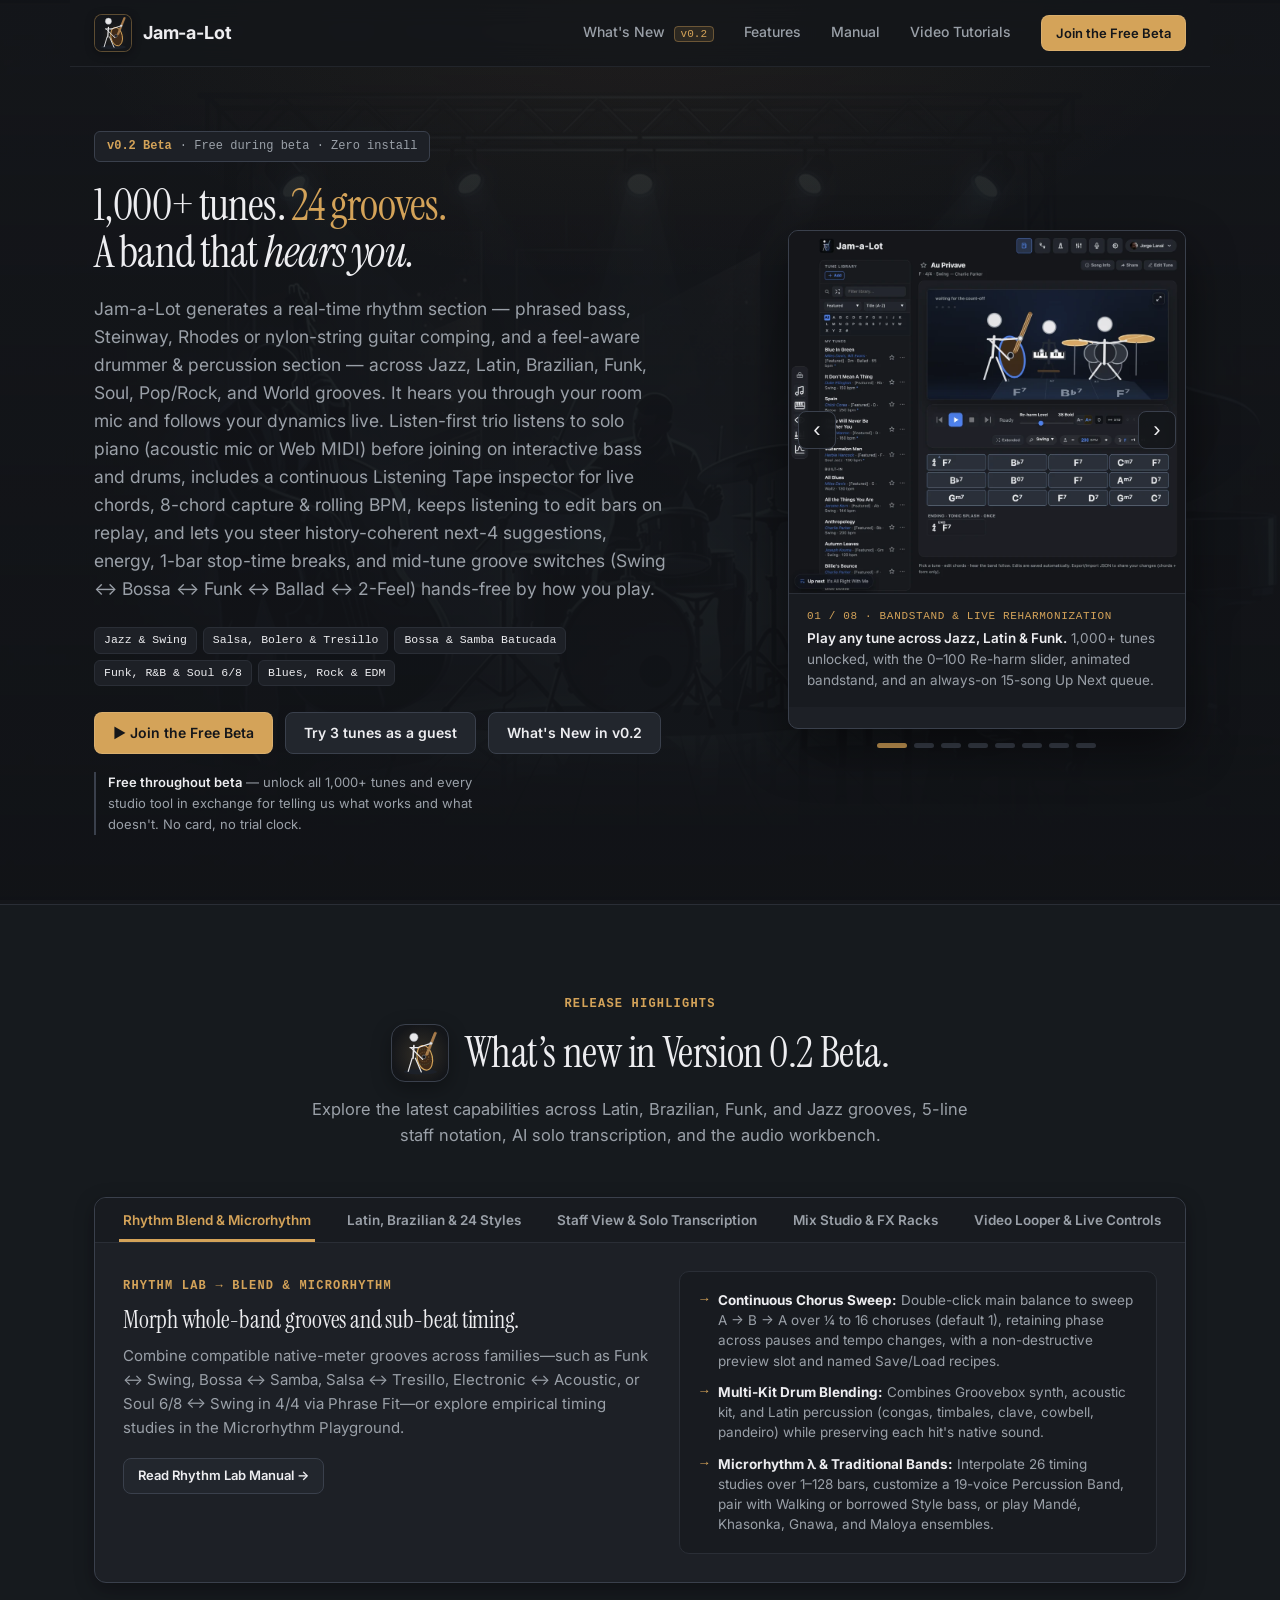
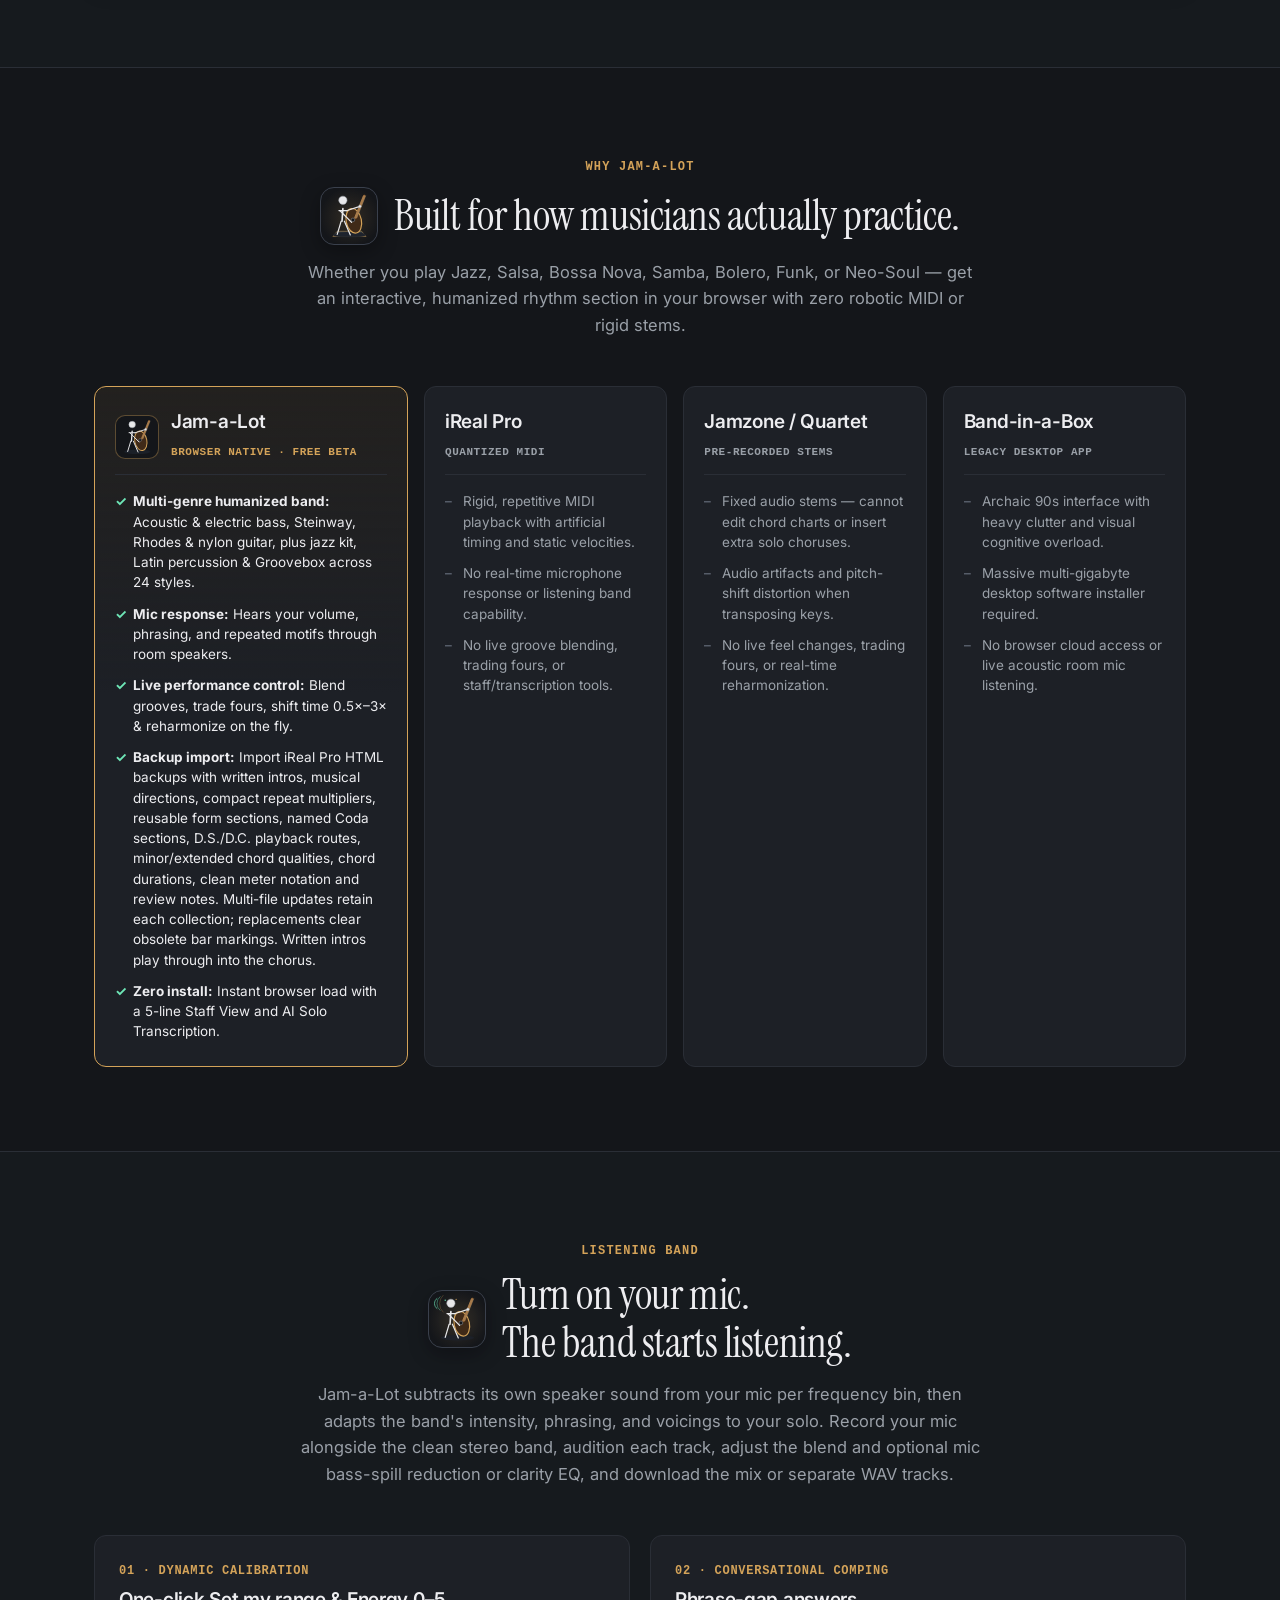
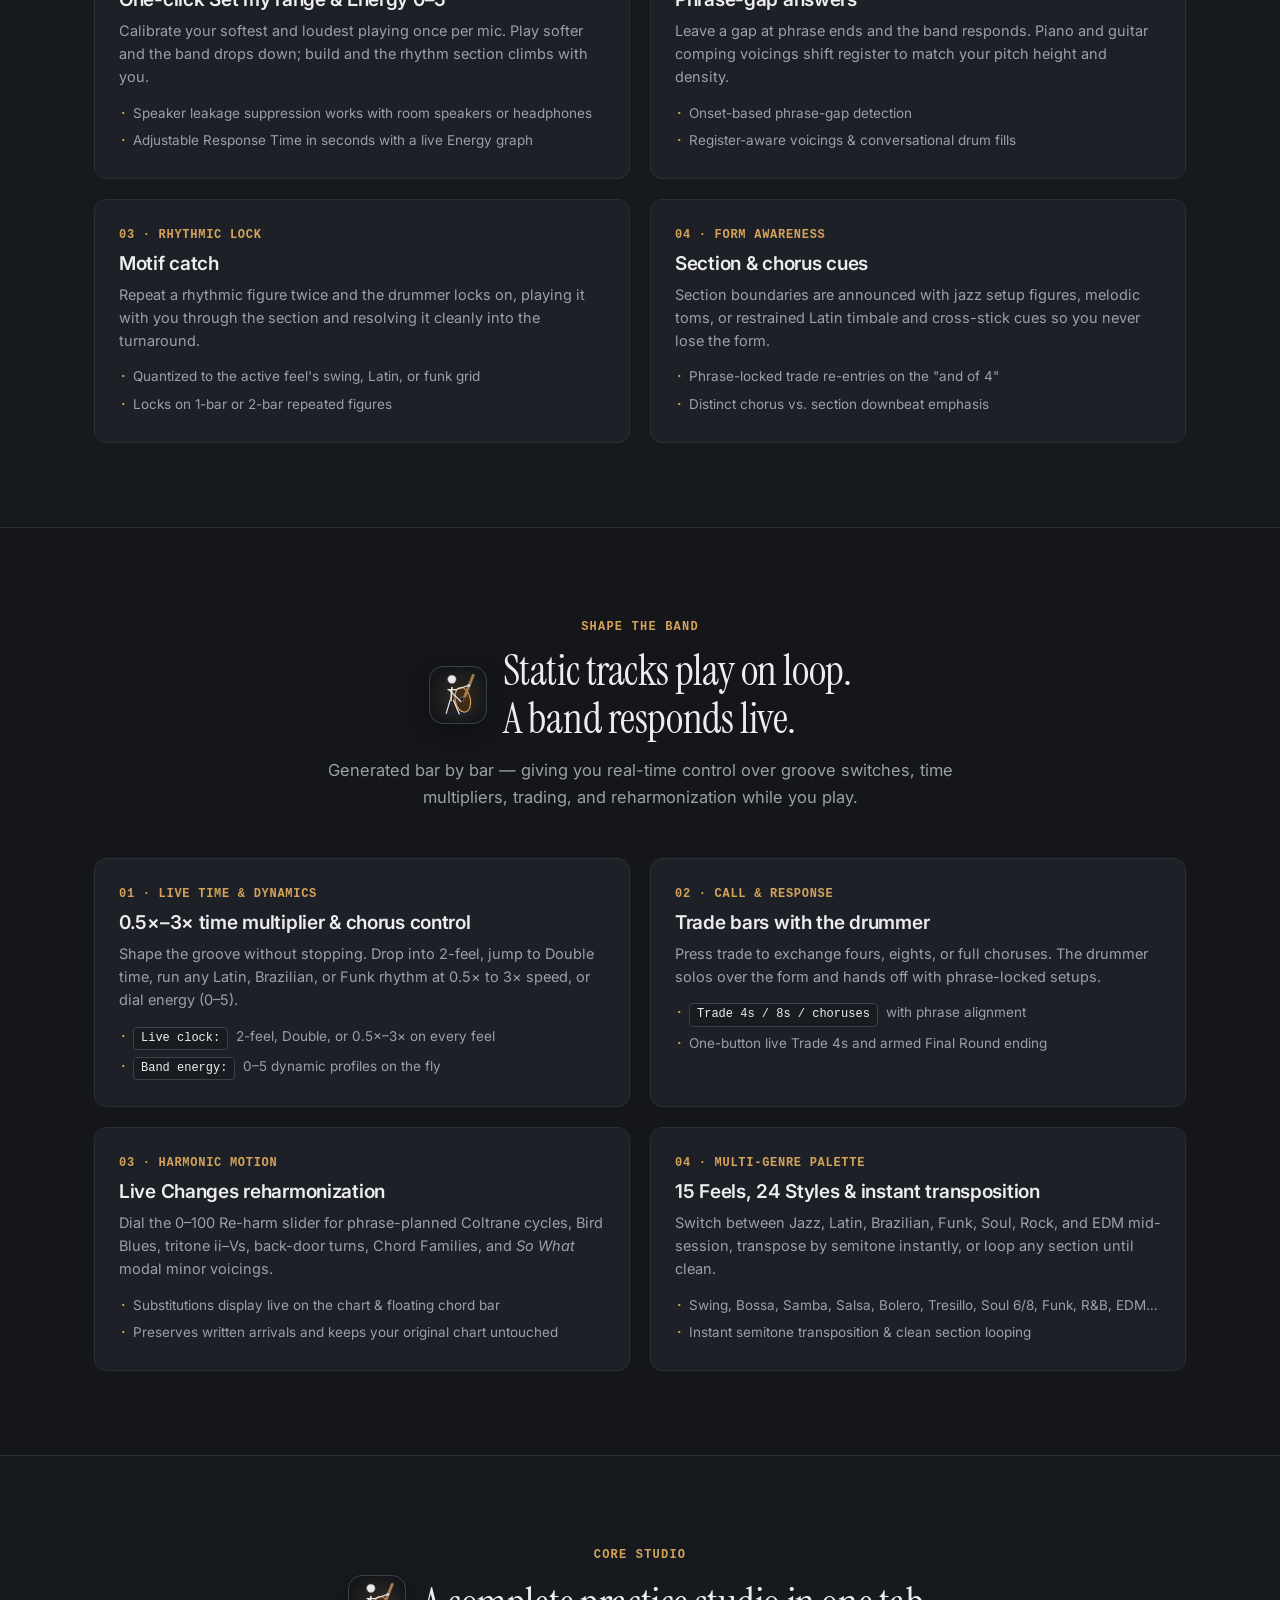
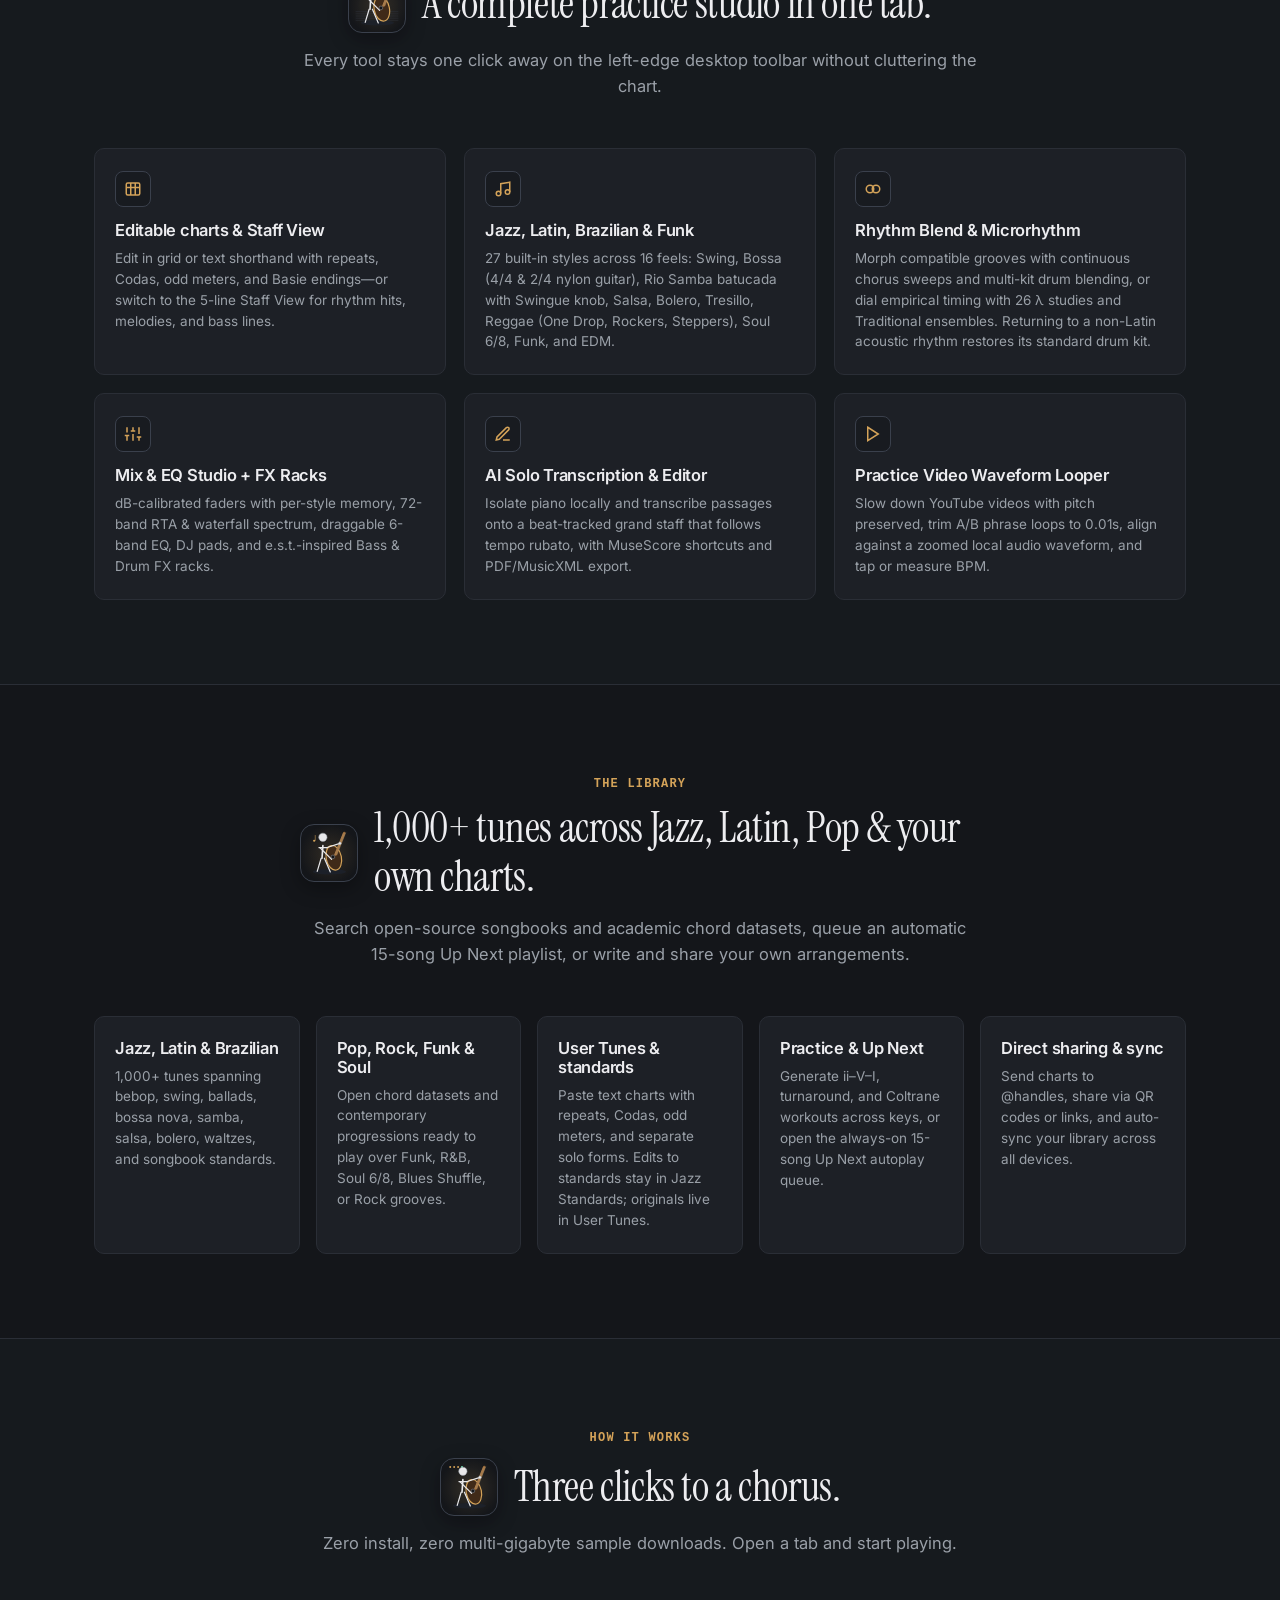
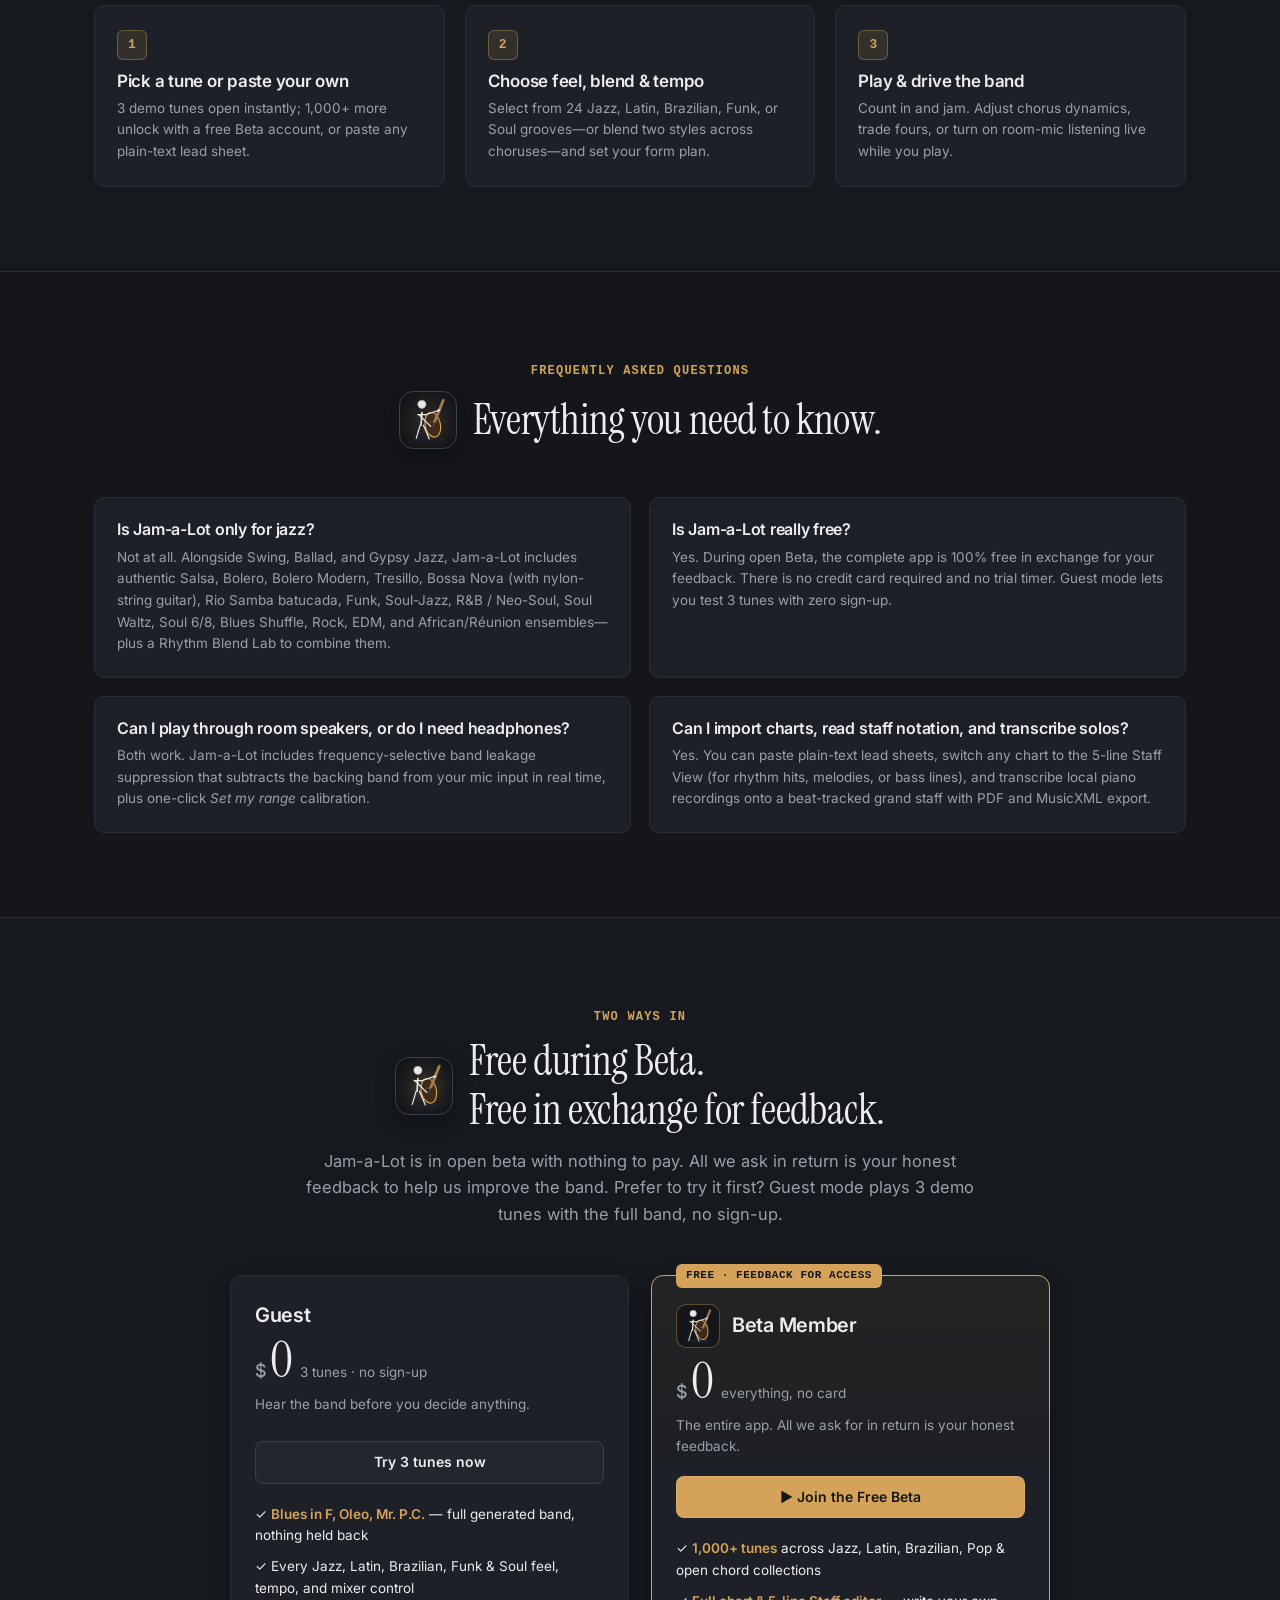
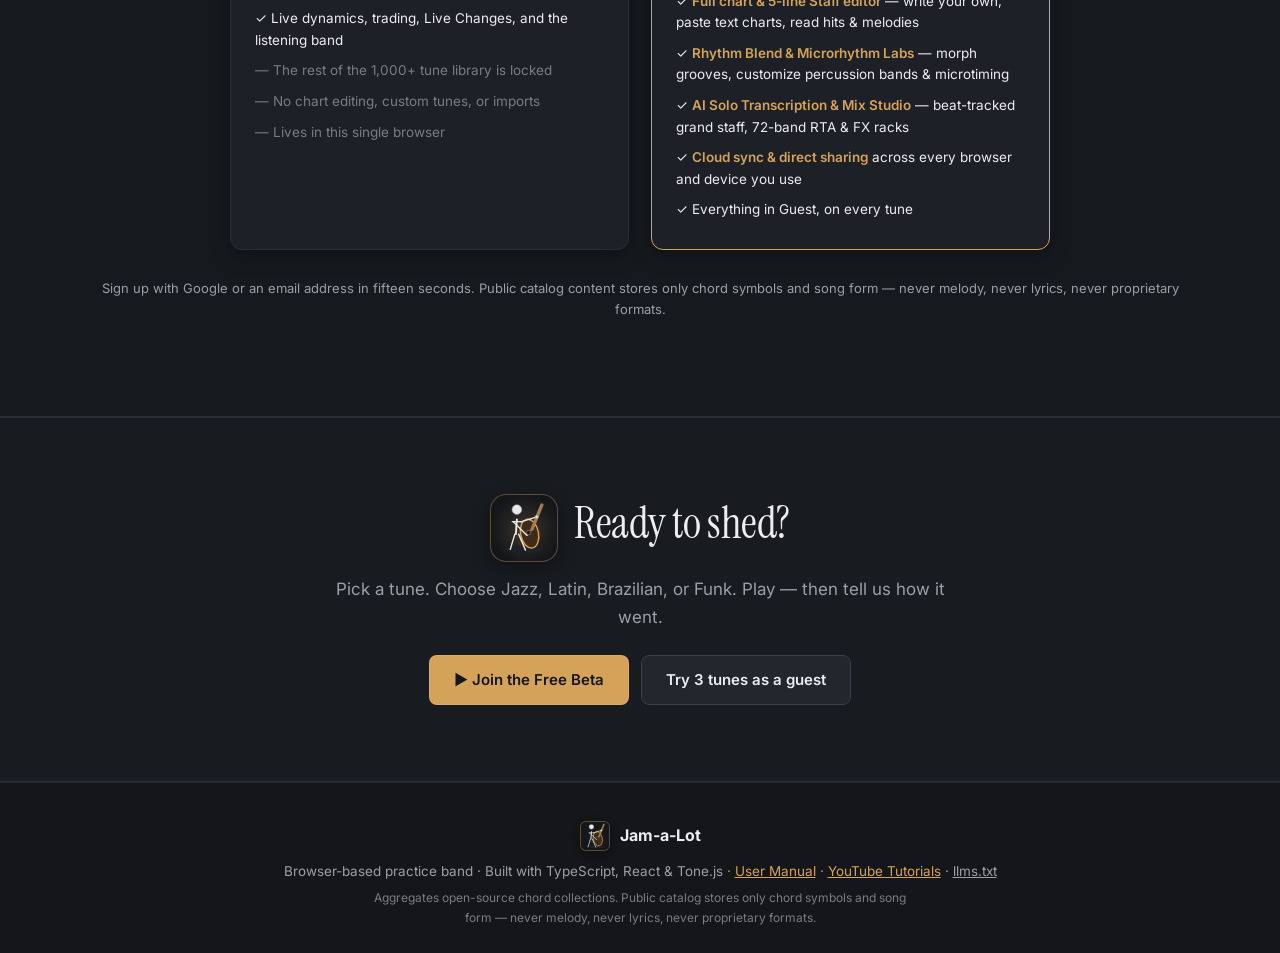
<file: index.html>
<!doctype html>
<html lang="en" data-theme="dark">
<head>
  <meta charset="utf-8" />
  <meta name="viewport" content="width=device-width, initial-scale=1" />
  <title>Jam-a-Lot — Your live practice band for Jazz, Latin, Brazilian, Funk &amp; Soul</title>
  <meta name="description" content="A real-time rhythm section over 1,000+ tunes across Jazz, Latin, Salsa, Bolero, Bossa Nova, Samba batucada, Funk, R&amp;B, and Soul. It listens through your mic and follows. Free Beta or try 3 tunes as a guest." />
  <meta property="og:title" content="Jam-a-Lot — Your live practice band for Jazz, Latin, Brazilian &amp; Funk" />
  <meta property="og:description" content="1,000+ tunes, 24 rhythm styles across Jazz, Latin, Brazilian, Funk &amp; Soul, and a band that listens through your mic. Free Beta — or try 3 tunes as a guest." />
  <meta property="og:type" content="website" />
  <meta property="og:image" content="assets/strawman-bass.svg" />
  <link rel="icon" href="assets/strawman-bass.svg" type="image/svg+xml" />
  <link rel="alternate icon" href="assets/favicon.png" type="image/png" />
  <link rel="apple-touch-icon" href="assets/icon.png" />
  <link rel="preconnect" href="https://fonts.googleapis.com" />
  <link rel="preconnect" href="https://fonts.gstatic.com" crossorigin />
  <link href="https://fonts.googleapis.com/css2?family=Inter:wght@400;500;600;700&family=Instrument+Serif:ital@0;1&display=swap" rel="stylesheet" />
  <link rel="stylesheet" href="styles.css" />
</head>
<body>
  <div class="ambient-glow" aria-hidden="true"></div>

  <!-- Reusable Vector Strawman Stick-Figure Bassist Definitions (recreated from BandstandPopup.tsx drawBassist) -->
  <svg width="0" height="0" style="position:absolute;overflow:hidden" aria-hidden="true">
    <defs>
      <radialGradient id="sbStageGlow" cx="52%" cy="54%" r="50%">
        <stop offset="0%" stop-color="#d4a359" stop-opacity="0.22" />
        <stop offset="100%" stop-color="#14161a" stop-opacity="0" />
      </radialGradient>

      <!-- Standard Strawman Bassist (Brand & Stage Core) -->
      <g id="strawman-bassist-core">
        <ellipse cx="112" cy="196" rx="76" ry="13" fill="#1d222b" opacity="0.88" />
        <!-- Upright Bass Body (-11.5 deg tilt) -->
        <g transform="translate(132 132) rotate(-11.5)">
          <ellipse cx="0" cy="0" rx="35" ry="57" fill="#402a18" stroke="#d4a359" stroke-width="5.5" />
        </g>
        <!-- Bass Neck & 3 Strings -->
        <line x1="140" y1="118" x2="180" y2="18" stroke="#8b5a2b" stroke-width="11.5" stroke-linecap="round" />
        <line x1="136" y1="118" x2="176" y2="18" stroke="#f5d7a6" stroke-width="1.4" stroke-linecap="round" />
        <line x1="141" y1="118" x2="181" y2="18" stroke="#f5d7a6" stroke-width="1.4" stroke-linecap="round" />
        <line x1="146" y1="118" x2="186" y2="18" stroke="#f5d7a6" stroke-width="1.4" stroke-linecap="round" />
        <!-- Soundhole -->
        <circle cx="128" cy="128" r="8.5" fill="#14161a" stroke="#9aa0a8" stroke-width="2.2" />
        <!-- Stick Figure Head, Torso, Shoulders, Legs, Fretting & Plucking Arms -->
        <circle cx="82" cy="38" r="19" fill="#e8e8ea" stroke="#9aa0a8" stroke-width="2.4" />
        <line x1="82" y1="76" x2="78" y2="134" stroke="#e8e8ea" stroke-width="7.5" stroke-linecap="round" />
        <line x1="64" y1="85" x2="100" y2="85" stroke="#e8e8ea" stroke-width="5.5" stroke-linecap="round" />
        <line x1="74" y1="134" x2="56" y2="194" stroke="#e8e8ea" stroke-width="5.5" stroke-linecap="round" />
        <line x1="89" y1="134" x2="116" y2="197" stroke="#e8e8ea" stroke-width="5.5" stroke-linecap="round" />
        <line x1="98" y1="86" x2="160" y2="66" stroke="#e8e8ea" stroke-width="5.5" stroke-linecap="round" />
        <circle cx="160" cy="66" r="6.2" fill="#e8e8ea" stroke="#9aa0a8" stroke-width="2" />
        <line x1="69" y1="86" x2="122" y2="139" stroke="#e8e8ea" stroke-width="5.5" stroke-linecap="round" />
      </g>
    </defs>
  </svg>

  <!-- ───────────────────────── Focused Sticky Header (4 Links + CTA) ───────────────────────── -->
  <header class="site-header" id="top">
    <a class="brand" href="#top">
      <svg class="brand-mark-svg" viewBox="0 0 220 220" role="img" aria-label="Jam-a-Lot strawman bassist logo">
        <rect width="220" height="220" rx="36" fill="#14161a" />
        <circle cx="114" cy="118" r="96" fill="url(#sbStageGlow)" />
        <use href="#strawman-bassist-core" />
      </svg>
      <span class="brand-name">Jam-a-Lot</span>
    </a>
    <nav class="site-nav" aria-label="Primary">
      <a href="#whats-new">What's New <span class="nav-new-badge">v0.2</span></a>
      <a href="#features">Features</a>
      <a href="manual.html">Manual</a>
      <a href="https://www.youtube.com/channel/UCF0CeuwZWx5VH7cScojvmkQ" target="_blank" rel="noopener">Video Tutorials</a>
    </nav>
    <a class="btn btn-accent btn-sm launch-cta" href="https://app.jam-a-lot.org/" target="_blank" rel="noopener">
      Join the Free Beta
    </a>
  </header>

  <main>
    <!-- ───────────────────────── Hero + 8 Logged-In Feature Screenshots ───────────────────────── -->
    <div class="hero-wrap">
      <section class="hero">
        <div class="hero-copy">
          <div class="hero-tag">
            <strong>v0.2 Beta</strong> · Free during beta · Zero install
          </div>
          <h1 class="hero-title font-serif">
            1,000+ tunes. <span class="highlight">24 grooves.</span><br />
            A band that <em>hears you.</em>
          </h1>
          <p class="lede">
            Jam-a-Lot generates a real-time rhythm section — phrased bass, Steinway, Rhodes or
            nylon-string guitar comping, and a feel-aware drummer &amp; percussion section — across
            Jazz, Latin, Brazilian, Funk, Soul, Pop/Rock, and World grooves. It hears you through
            your room mic and follows your dynamics live. Listen-first trio listens to solo piano (acoustic mic or Web MIDI) before joining on interactive bass and drums, includes a continuous Listening Tape inspector for live chords, 8-chord capture &amp; rolling BPM, keeps listening to edit bars on replay, and lets you steer history-coherent next-4 suggestions, energy, 1-bar stop-time breaks, and mid-tune groove switches (Swing ↔ Bossa ↔ Funk ↔ Ballad ↔ 2-Feel) hands-free by how you play.
          </p>
          <div class="genre-strip" aria-label="Supported musical families">
            <span class="genre-chip">Jazz &amp; Swing</span>
            <span class="genre-chip">Salsa, Bolero &amp; Tresillo</span>
            <span class="genre-chip">Bossa &amp; Samba Batucada</span>
            <span class="genre-chip">Funk, R&amp;B &amp; Soul 6/8</span>
            <span class="genre-chip">Blues, Rock &amp; EDM</span>
          </div>
          <div class="hero-ctas">
            <a class="btn btn-accent" href="https://app.jam-a-lot.org/" target="_blank" rel="noopener">▶ Join the Free Beta</a>
            <a class="btn btn-ghost" href="https://app.jam-a-lot.org/" target="_blank" rel="noopener">Try 3 tunes as a guest</a>
            <a class="btn btn-ghost" href="#whats-new">What's New in v0.2</a>
          </div>
          <p class="micro-note">
            <strong class="micro-strong">Free throughout beta</strong> — unlock all 1,000+ tunes and every studio tool in exchange for telling us what works and what doesn't. No card, no trial clock.
          </p>
        </div>

        <!-- 8 Logged-In Screenshots of the App -->
        <div class="shots reveal" id="shots" aria-roledescription="carousel" aria-label="Screenshots of Jam-a-Lot">
          <div class="shots-frame">
            <div class="shots-track" id="shots-track">
              <figure class="shot" role="group" aria-roledescription="slide" aria-label="1 of 8">
                <img src="assets/shots/01-play.webp" width="1024" height="939"
                     alt="Logged-in Jam-a-Lot playing Au Privave: unlocked Tune Library on the left, animated bandstand, Re-harm Level 38 Bold, chord chart, and Up Next queue." />
                <figcaption>
                  <span class="shot-counter">01 / 08 · Bandstand &amp; Live Reharmonization</span>
                  <strong>Play any tune across Jazz, Latin &amp; Funk.</strong> 1,000+ tunes unlocked, with the 0–100 Re-harm slider, animated bandstand, and an always-on 15-song Up Next queue.
                </figcaption>
              </figure>

              <figure class="shot" role="group" aria-roledescription="slide" aria-label="2 of 8">
                <img src="assets/shots/02-rhythm-blend.webp" width="1024" height="939" loading="lazy"
                     alt="Rhythm Style Lab on the Blend tab: Play blend button, Main balance slider, Continuous sweep, Drum Kit &amp; Instrument Blend card, and per-part overrides." />
                <figcaption>
                  <span class="shot-counter">02 / 08 · Rhythm Blend Lab</span>
                  <strong>Morph two grooves across choruses.</strong> Blend Funk ↔ Swing, Bossa ↔ Samba, Salsa ↔ Tresillo, or Soul 6/8 ↔ 4/4 with continuous sweeps and mixed acoustic, Latin, and Groovebox kits.
                </figcaption>
              </figure>

              <figure class="shot" role="group" aria-roledescription="slide" aria-label="3 of 8">
                <img src="assets/shots/03-microrhythm.webp" width="1024" height="939" loading="lazy"
                     alt="Microrhythm Lab with Samba ensemble: 8-player Percussion Band voice selectors, sub-beat timing diagram, and vertical lambda slider." />
                <figcaption>
                  <span class="shot-counter">03 / 08 · Microrhythm &amp; Percussion Band</span>
                  <strong>Dial empirical sub-beat feel.</strong> Customize a 19-voice Percussion Band (pandeiro, tamborim, cuíca, congas, bells), warp 26 timing studies with the λ slider, or play African and Réunion ensembles.
                </figcaption>
              </figure>

              <figure class="shot" role="group" aria-roledescription="slide" aria-label="4 of 8">
                <img src="assets/shots/04-staff-view.webp" width="1024" height="939" loading="lazy"
                     alt="5-Line Staff Chart View on Au Privave with Samba Swingue slider and Staff shows source bar (Melody, Solo transcription, Band: bass, Band: piano, Hits only)." />
                <figcaption>
                  <span class="shot-counter">04 / 08 · 5-Line Staff Chart View</span>
                  <strong>Read hits, melodies, or bass lines on the chart.</strong> Switch any chart to a 5-line staff showing big-band rhythm slashes, Brazilian/Latin breaks, private tune melodies, or live bass and piano parts.
                </figcaption>
              </figure>

              <figure class="shot" role="group" aria-roledescription="slide" aria-label="5 of 8">
                <img src="assets/shots/05-solo-transcription.webp" width="1024" height="939" loading="lazy"
                     alt="Unified Staff Editor window showing Transcription, Melody, and Bass patterns tabs, engraved score for Au Privave, Requantize, and playback speed controls." />
                <figcaption>
                  <span class="shot-counter">05 / 08 · Staff Editor &amp; AI Solo Transcription</span>
                  <strong>One staff editor for solos, melodies &amp; bass patterns.</strong> Transcribe local piano recordings onto a beat-tracked score that follows rubato, edit with MuseScore shortcuts, and export PDF or MusicXML.
                </figcaption>
              </figure>

              <figure class="shot" role="group" aria-roledescription="slide" aria-label="6 of 8">
                <img src="assets/shots/06-mix-eq-studio.webp" width="1024" height="939" loading="lazy"
                     alt="Mix &amp; EQ Studio showing the 72-band RTA Spectrum + Parametric EQ curve, floating Chord Changes bar, and Bass/Drums Instrument FX racks." />
                <figcaption>
                  <span class="shot-counter">06 / 08 · Mix &amp; EQ Studio + Instrument FX</span>
                  <strong>Shape your sound like a record.</strong> Drag 6-band EQ dots over a 72-band RTA spectrum and dial e.s.t.-inspired Bass &amp; Drum FX racks (<em>Nordic Bass</em>, <em>Drum Echo</em>, <em>Floating Space</em>).
                </figcaption>
              </figure>

              <figure class="shot" role="group" aria-roledescription="slide" aria-label="7 of 8">
                <img src="assets/shots/07-listening-band.webp" width="1024" height="939" loading="lazy"
                     alt="The Listening Band panel showing Input, Intensity, Density, and Register meters, 30-second Energy graph, Set my range, Speaker calibration, and 5s Response Time." />
                <figcaption>
                  <span class="shot-counter">07 / 08 · The Listening Band</span>
                  <strong>The band listens through speakers or headphones.</strong> One-click <em>Set my range</em> calibrates your mic, tracks your energy from 0 to 5 on a live graph, answers phrase gaps, and catches repeated motifs.
                </figcaption>
              </figure>

              <figure class="shot" role="group" aria-roledescription="slide" aria-label="8 of 8">
                <img src="assets/shots/08-plan-mixer.webp" width="1024" height="939" loading="lazy"
                     alt="Performance Plan panel open beside the bandstand and Repeats chart: Use plan toggle, Ramp solo intensity from 2 to 5, Intro, Head, Solo round, Trading 4s, Last head, and Tonic Splash ending." />
                <figcaption>
                  <span class="shot-counter">08 / 08 · Performance Plan &amp; Form</span>
                  <strong>Plan the whole performance.</strong> Set intros, solo energy ramps, trading fours, out heads, and Basie or Tonic Splash endings—or reroll the session in one click.
                </figcaption>
              </figure>
            </div>
          </div>

          <button class="shots-nav prev" id="shots-prev" type="button" aria-label="Previous screenshot">‹</button>
          <button class="shots-nav next" id="shots-next" type="button" aria-label="Next screenshot">›</button>
          <div class="shots-dots" id="shots-dots" role="tablist" aria-label="Choose a screenshot"></div>
        </div>
      </section>
    </div>

    <!-- ───────────────────────── What's New in Version 0.2 Beta (Tabbed Section) ───────────────────────── -->
    <section id="whats-new" class="section section-alt">
      <div>
        <header class="section-head">
          <span class="eyebrow">Release Highlights</span>
          <div class="title-with-strawman">
            <div class="strawman-badge strawman-anim" aria-hidden="true">
              <svg viewBox="0 0 220 220" fill="none">
                <use href="#strawman-bassist-core" />
                <!-- Soundhole acoustic resonance rings -->
                <circle cx="128" cy="128" r="22" stroke="#d4a359" stroke-width="2" stroke-dasharray="5 5" opacity="0.75" />
                <circle cx="128" cy="128" r="36" stroke="#6ee7b7" stroke-width="1.8" stroke-dasharray="4 6" opacity="0.55" />
              </svg>
            </div>
            <h2 class="font-serif">What’s new in Version 0.2 Beta.</h2>
          </div>
          <p>
            Explore the latest capabilities across Latin, Brazilian, Funk, and Jazz grooves, 5-line staff notation, AI solo transcription, and the audio workbench.
          </p>
        </header>

        <div class="whatsnew-shell reveal">
          <div class="whatsnew-tablist" role="tablist" aria-label="What's new in v0.2 Beta categories">
            <button type="button" class="whatsnew-tab" role="tab" id="wn-tab-blend" aria-selected="true" data-wn-tab="blend">
              Rhythm Blend &amp; Microrhythm
            </button>
            <button type="button" class="whatsnew-tab" role="tab" id="wn-tab-grooves" aria-selected="false" data-wn-tab="grooves">
              Latin, Brazilian &amp; 24 Styles
            </button>
            <button type="button" class="whatsnew-tab" role="tab" id="wn-tab-staff" aria-selected="false" data-wn-tab="staff">
              Staff View &amp; Solo Transcription
            </button>
            <button type="button" class="whatsnew-tab" role="tab" id="wn-tab-mix" aria-selected="false" data-wn-tab="mix">
              Mix Studio &amp; FX Racks
            </button>
            <button type="button" class="whatsnew-tab" role="tab" id="wn-tab-live" aria-selected="false" data-wn-tab="live">
              Video Looper &amp; Live Controls
            </button>
          </div>

          <!-- Tab 1 -->
          <div role="tabpanel" id="wn-panel-blend" aria-labelledby="wn-tab-blend">
            <div class="whatsnew-panel-body">
              <div>
                <span class="eyebrow">Rhythm Lab → Blend &amp; Microrhythm</span>
                <h3 class="font-serif">Morph whole-band grooves and sub-beat timing.</h3>
                <p>
                  Combine compatible native-meter grooves across families—such as Funk ↔ Swing, Bossa ↔ Samba, Salsa ↔ Tresillo, Electronic ↔ Acoustic, or Soul 6/8 ↔ Swing in 4/4 via Phrase Fit—or explore empirical timing studies in the Microrhythm Playground.
                </p>
                <a class="btn btn-ghost btn-sm" href="manual.html">Read Rhythm Lab Manual →</a>
              </div>
              <ul class="whatsnew-spec-list">
                <li><strong>Continuous Chorus Sweep:</strong> Double-click main balance to sweep A → B → A over ¼ to 16 choruses (default 1), retaining phase across pauses and tempo changes, with a non-destructive preview slot and named Save/Load recipes.</li>
                <li><strong>Multi-Kit Drum Blending:</strong> Combines Groovebox synth, acoustic kit, and Latin percussion (congas, timbales, clave, cowbell, pandeiro) while preserving each hit's native sound.</li>
                <li><strong>Microrhythm λ &amp; Traditional Bands:</strong> Interpolate 26 timing studies over 1–128 bars, customize a 19-voice Percussion Band, pair with Walking or borrowed Style bass, or play Mandé, Khasonka, Gnawa, and Maloya ensembles.</li>
              </ul>
            </div>
          </div>

          <!-- Tab 2 -->
          <div role="tabpanel" id="wn-panel-grooves" aria-labelledby="wn-tab-grooves" hidden="until-found">
            <div class="whatsnew-panel-body">
              <div>
                <span class="eyebrow">15 Selectable Feels · 24 Built-in Styles</span>
                <h3 class="font-serif">Samba batucada, Salsa, Bolero, Soul 6/8 &amp; Nylon Guitar.</h3>
                <p>
                  Jam-a-Lot goes far beyond swing: play authentic Brazilian batucada, Afro-Cuban Salsa and Bolero, contemporary Soul Waltz and Soul 6/8 pockets, 16th-swung Funk/R&amp;B, and Bossa Nova with default nylon-string guitar comping.
                </p>
              </div>
              <ul class="whatsnew-spec-list">
                <li><strong>Automatic YouTube Music recordings:</strong> Find recording suggestions across your loaded collections while you practice, with no Google login or pasted links. Saved recordings take priority.</li>
                <li><strong>Rio Samba Batucada &amp; Swingue Knob:</strong> 40 CC0 recordings (pandeiro, tamborim teleco-teco, ganzá, caixa, agogô, cuíca, surdo) with a 0–200% Swingue knob and Brazilian breaks (<code>breque</code>, <code>convenção</code>, <code>chamada</code>, <code>virada</code>).</li>
                <li><strong>Salsa, Bolero &amp; Tresillo:</strong> Section-level Salsa bell drive, 8-bar developing Bolero piano statements, Bolero Modern (&amp; of 2 kick/snare/bass punch), 3+3+2 Tresillo, and restrained Latin fills.</li>
                <li><strong>Soul Waltz, Soul 6/8 &amp; Nylon Guitar:</strong> Modern funk/neo-soul pockets in 3/4 and 6/8 (plus Soul 6/8 Brushes with an 8-cell bass energy ladder), 2/4 Bossa fitting, and a sub-octaved <strong>Deep Kick</strong>.</li>
              </ul>
            </div>
          </div>

          <!-- Tab 3 -->
          <div role="tabpanel" id="wn-panel-staff" aria-labelledby="wn-tab-staff" hidden="until-found">
            <div class="whatsnew-panel-body">
              <div>
                <span class="eyebrow">5-Line Staff &amp; AI Transcription</span>
                <h3 class="font-serif">Read hits and melodies on the chart; transcribe rubato recordings.</h3>
                <p>
                  Switch any chart to the 5-line Staff View to read big-band slash notation, private tune melodies, saved solo studies, or live generated bass and piano parts—all backed by one unified Staff Editor.
                </p>
              </div>
              <ul class="whatsnew-spec-list">
                <li><strong>Unified Staff Editor:</strong> Author private tune melodies (on any tune), edit solo studies, or write 1–4 bar bass patterns in C that transpose across every chord root.</li>
                <li><strong>Beat-Tracked Piano Transcription:</strong> Local 6-source piano separation + Transkun/Basic Pitch (up to 3 min) tracks the band's beats so barlines follow tempo drift, with per-bar Half/Normal/Double length corrections.</li>
                <li><strong>MuseScore Shortcuts &amp; Export:</strong> Requantize (1/8, 1/16, Swing 8ths), split/join/tie, slowed-down selection loops, and letter-size PDF or MusicXML export.</li>
              </ul>
            </div>
          </div>

          <!-- Tab 4 -->
          <div role="tabpanel" id="wn-panel-mix" aria-labelledby="wn-tab-mix" hidden="until-found">
            <div class="whatsnew-panel-body">
              <div>
                <span class="eyebrow">Toolbox → Mix &amp; EQ Studio</span>
                <h3 class="font-serif">72-band RTA spectrum, 6-band EQ &amp; e.s.t.-inspired FX racks.</h3>
                <p>
                  Open the inline Mix &amp; EQ Studio below the chart to sculpt tone with a real-time RTA or waterfall spectrogram, per-rhythm-style fader memory, and dedicated insert racks for bass and drums.
                </p>
              </div>
              <ul class="whatsnew-spec-list">
                <li><strong>Draggable Parametric EQ &amp; Linear Slopes:</strong> 6-band master EQ with scroll bandwidth, level-matched Linear tilt shortcuts (default −5/3), bus compressor, Mono check, and DJ filter/stutter pads.</li>
                <li><strong>Bass &amp; Drum Instrument FX:</strong> Drive, low-pass, auto-wah, chorus, phaser, and delay with named presets (<em>Nordic Bass</em>, <em>Drum Echo</em>, <em>Floating Space</em>).</li>
                <li><strong>Mobile Wi-Fi Sample Guard:</strong> Phones preload a streamlined ~32 MB bundle with a 0 MB Data-Saver Synth option and on-demand Wi-Fi confirmation for extra banks.</li>
              </ul>
            </div>
          </div>

          <!-- Tab 5 -->
          <div role="tabpanel" id="wn-panel-live" aria-labelledby="wn-tab-live" hidden="until-found">
            <div class="whatsnew-panel-body">
              <div>
                <span class="eyebrow">Practice Video &amp; Live Bandstand</span>
                <h3 class="font-serif">Waveform A/B video loops, 0.5×–3× clock &amp; Live Changes.</h3>
                <p>
                  Follow tune progress and band energy at the top of the stage. Study reference videos with hundredth-second loop handles and local waveform alignment, or drive the band live with time multipliers, calibrated mic listening, and phrase-planned reharmonization.
                </p>
              </div>
              <ul class="whatsnew-spec-list">
                <li><strong>Practice Video Waveform Looper:</strong> Pitch-kept YouTube slowdown, flat A/B timeline trim handles with 0.01s/0.10s/1.00s nudges, 1×–32× local waveform alignment modal, and a tap/span BPM calculator.</li>
                <li><strong>Live Controls &amp; Re-harm Slider:</strong> 2-feel, Double, and a 0.5×–3× time multiplier on every rhythm (Plan off), one-click Trade 4s &amp; End, Basie Ending tag, and a 0–100 Re-harm slider with Chord Families &amp; <em>So What</em> modal minor grips.</li>
                <li><strong>Listening Band &amp; Up Next Queue:</strong> Open Listening from the header or vertical Toolbox to start the mic automatically. With a performance plan, solo until End, then play the remaining structure. One-click <em>Set my range</em> saved per mic, Response Time in seconds with a live Energy graph, collapsible long charts, and an always-on 15-song <strong>Up Next</strong> queue.</li>
              </ul>
            </div>
          </div>
        </div>
      </div>
    </section>

    <!-- ───────────────────────── Comparison Block ───────────────────────── -->
    <section id="compare" class="section">
      <header class="section-head">
        <span class="eyebrow">Why Jam-a-Lot</span>
        <div class="title-with-strawman">
          <div class="strawman-badge strawman-anim" aria-hidden="true">
            <svg viewBox="0 0 220 220" fill="none">
              <!-- Bandstand rolling chord tile under bassist -->
              <polygon points="36,204 188,204 168,180 56,180" fill="rgba(135, 206, 250, 0.16)" stroke="#d4a359" stroke-width="2" />
              <use href="#strawman-bassist-core" />
            </svg>
          </div>
          <h2 class="font-serif">Built for how musicians actually practice.</h2>
        </div>
        <p>
          Whether you play Jazz, Salsa, Bossa Nova, Samba, Bolero, Funk, or Neo-Soul — get an interactive, humanized rhythm section in your browser with zero robotic MIDI or rigid stems.
        </p>
      </header>

      <div class="compare-grid">
        <article class="compare-col compare-col-featured reveal">
          <header class="compare-head compare-head-row">
            <svg class="strawman-mini" viewBox="0 0 220 220" aria-hidden="true">
              <use href="#strawman-bassist-core" />
            </svg>
            <div>
              <h3>Jam-a-Lot</h3>
              <span class="compare-badge">Browser Native · Free Beta</span>
            </div>
          </header>
          <ul class="compare-list">
            <li><strong>Multi-genre humanized band:</strong> Acoustic &amp; electric bass, Steinway, Rhodes &amp; nylon guitar, plus jazz kit, Latin percussion &amp; Groovebox across 24 styles.</li>
            <li><strong>Mic response:</strong> Hears your volume, phrasing, and repeated motifs through room speakers.</li>
            <li><strong>Live performance control:</strong> Blend grooves, trade fours, shift time 0.5×–3× &amp; reharmonize on the fly.</li>
            <li><strong>Backup import:</strong> Import iReal Pro HTML backups with written intros, musical directions, compact repeat multipliers, reusable form sections, named Coda sections, D.S./D.C. playback routes, minor/extended chord qualities, chord durations, clean meter notation and review notes. Multi-file updates retain each collection; replacements clear obsolete bar markings. Written intros play through into the chorus.</li>
            <li><strong>Zero install:</strong> Instant browser load with a 5-line Staff View and AI Solo Transcription.</li>
          </ul>
        </article>

        <article class="compare-col reveal">
          <header class="compare-head">
            <h3>iReal Pro</h3>
            <span class="compare-badge">Quantized MIDI</span>
          </header>
          <ul class="compare-list">
            <li>Rigid, repetitive MIDI playback with artificial timing and static velocities.</li>
            <li>No real-time microphone response or listening band capability.</li>
            <li>No live groove blending, trading fours, or staff/transcription tools.</li>
          </ul>
        </article>

        <article class="compare-col reveal">
          <header class="compare-head">
            <h3>Jamzone / Quartet</h3>
            <span class="compare-badge">Pre-recorded Stems</span>
          </header>
          <ul class="compare-list">
            <li>Fixed audio stems — cannot edit chord charts or insert extra solo choruses.</li>
            <li>Audio artifacts and pitch-shift distortion when transposing keys.</li>
            <li>No live feel changes, trading fours, or real-time reharmonization.</li>
          </ul>
        </article>

        <article class="compare-col reveal">
          <header class="compare-head">
            <h3>Band-in-a-Box</h3>
            <span class="compare-badge">Legacy Desktop App</span>
          </header>
          <ul class="compare-list">
            <li>Archaic 90s interface with heavy clutter and visual cognitive overload.</li>
            <li>Massive multi-gigabyte desktop software installer required.</li>
            <li>No browser cloud access or live acoustic room mic listening.</li>
          </ul>
        </article>
      </div>
    </section>

    <!-- ───────────────────────── The Listening Band ───────────────────────── -->
    <section id="listens" class="section section-alt">
      <div>
        <header class="section-head">
          <span class="eyebrow">Listening band</span>
          <div class="title-with-strawman">
            <div class="strawman-badge strawman-anim" aria-hidden="true">
              <svg viewBox="0 0 220 220" fill="none">
                <!-- Incoming room-mic acoustic waves (sage emerald) -->
                <path d="M18 62 A 28 28 0 0 1 18 16" stroke="#6ee7b7" stroke-width="3" stroke-linecap="round" />
                <path d="M32 70 A 40 40 0 0 1 32 8" stroke="#6ee7b7" stroke-width="2.5" stroke-linecap="round" opacity="0.75" />
                <path d="M46 78 A 52 52 0 0 1 46 2" stroke="#d4a359" stroke-width="2" stroke-linecap="round" opacity="0.6" />
                <use href="#strawman-bassist-core" />
                <!-- Climax sweat drops (from drawSweat in BandstandPopup.tsx) -->
                <circle cx="56" cy="24" r="3" fill="#6ee7b7" />
                <circle cx="106" cy="20" r="2.8" fill="#d4a359" />
              </svg>
            </div>
            <h2 class="font-serif">Turn on your mic.<br />The band starts listening.</h2>
          </div>
          <p>
            Jam-a-Lot subtracts its own speaker sound from your mic per frequency bin, then adapts
            the band's intensity, phrasing, and voicings to your solo. Record your mic alongside the clean stereo band, audition each track, adjust the blend and optional mic bass-spill reduction or clarity EQ, and download the mix or separate WAV tracks.
          </p>
        </header>

        <div class="live-grid">
          <article class="live-card reveal">
            <div class="live-num">01 · Dynamic Calibration</div>
            <h3>One-click Set my range &amp; Energy 0–5</h3>
            <p>
              Calibrate your softest and loudest playing once per mic. Play softer and the band drops down; build and the rhythm section climbs with you.
            </p>
            <ul class="live-bullets">
              <li>Speaker leakage suppression works with room speakers or headphones</li>
              <li>Adjustable Response Time in seconds with a live Energy graph</li>
            </ul>
          </article>

          <article class="live-card reveal">
            <div class="live-num">02 · Conversational Comping</div>
            <h3>Phrase-gap answers</h3>
            <p>
              Leave a gap at phrase ends and the band responds. Piano and guitar comping voicings shift register to match your pitch height and density.
            </p>
            <ul class="live-bullets">
              <li>Onset-based phrase-gap detection</li>
              <li>Register-aware voicings &amp; conversational drum fills</li>
            </ul>
          </article>

          <article class="live-card reveal">
            <div class="live-num">03 · Rhythmic Lock</div>
            <h3>Motif catch</h3>
            <p>
              Repeat a rhythmic figure twice and the drummer locks on, playing it with you through the section and resolving it cleanly into the turnaround.
            </p>
            <ul class="live-bullets">
              <li>Quantized to the active feel's swing, Latin, or funk grid</li>
              <li>Locks on 1-bar or 2-bar repeated figures</li>
            </ul>
          </article>

          <article class="live-card reveal">
            <div class="live-num">04 · Form Awareness</div>
            <h3>Section &amp; chorus cues</h3>
            <p>
              Section boundaries are announced with jazz setup figures, melodic toms, or restrained Latin timbale and cross-stick cues so you never lose the form.
            </p>
            <ul class="live-bullets">
              <li>Phrase-locked trade re-entries on the "and of 4"</li>
              <li>Distinct chorus vs. section downbeat emphasis</li>
            </ul>
          </article>
        </div>
      </div>
    </section>

    <!-- ───────────────────────── Live Performance ───────────────────────── -->
    <section id="live" class="section">
      <header class="section-head">
        <span class="eyebrow">Shape the band</span>
        <div class="title-with-strawman">
          <div class="strawman-badge strawman-anim" aria-hidden="true">
            <svg viewBox="0 0 220 220" fill="none">
              <use href="#strawman-bassist-core" />
              <!-- Windmill right-hand trading arc (from BandstandPopup.tsx tradingPhase === 'drums') -->
              <circle cx="122" cy="112" r="32" stroke="#d4a359" stroke-width="2.2" stroke-dasharray="6 5" opacity="0.85" />
            </svg>
          </div>
          <h2 class="font-serif">Static tracks play on loop.<br />A band responds live.</h2>
        </div>
        <p>
          Generated bar by bar — giving you real-time control over groove switches, time multipliers, trading, and reharmonization while you play.
        </p>
      </header>

      <div class="live-grid">
        <article class="live-card reveal">
          <div class="live-num">01 · Live Time &amp; Dynamics</div>
          <h3>0.5×–3× time multiplier &amp; chorus control</h3>
          <p>
            Shape the groove without stopping. Drop into 2-feel, jump to Double time, run any Latin, Brazilian, or Funk rhythm at 0.5× to 3× speed, or dial energy (0–5).
          </p>
          <ul class="live-bullets">
            <li><span class="kbd">Live clock:</span> 2-feel, Double, or 0.5×–3× on every feel</li>
            <li><span class="kbd">Band energy:</span> 0–5 dynamic profiles on the fly</li>
          </ul>
        </article>

        <article class="live-card reveal">
          <div class="live-num">02 · Call &amp; Response</div>
          <h3>Trade bars with the drummer</h3>
          <p>
            Press trade to exchange fours, eights, or full choruses. The drummer solos over the form and hands off with phrase-locked setups.
          </p>
          <ul class="live-bullets">
            <li><span class="kbd">Trade 4s / 8s / choruses</span> with phrase alignment</li>
            <li>One-button live Trade 4s and armed Final Round ending</li>
          </ul>
        </article>

        <article class="live-card reveal">
          <div class="live-num">03 · Harmonic Motion</div>
          <h3>Live Changes reharmonization</h3>
          <p>
            Dial the 0–100 Re-harm slider for phrase-planned Coltrane cycles, Bird Blues, tritone ii–Vs, back-door turns, Chord Families, and <em>So What</em> modal minor voicings.
          </p>
          <ul class="live-bullets">
            <li>Substitutions display live on the chart &amp; floating chord bar</li>
            <li>Preserves written arrivals and keeps your original chart untouched</li>
          </ul>
        </article>

        <article class="live-card reveal">
          <div class="live-num">04 · Multi-Genre Palette</div>
          <h3>15 Feels, 24 Styles &amp; instant transposition</h3>
          <p>
            Switch between Jazz, Latin, Brazilian, Funk, Soul, Rock, and EDM mid-session, transpose by semitone instantly, or loop any section until clean.
          </p>
          <ul class="live-bullets">
            <li>Swing, Bossa, Samba, Salsa, Bolero, Tresillo, Soul 6/8, Funk, R&amp;B, EDM…</li>
            <li>Instant semitone transposition &amp; clean section looping</li>
          </ul>
        </article>
      </div>
    </section>

    <!-- ───────────────────────── Core Studio Features (Concise, Balanced Cards + SVG Icons) ───────────────────────── -->
    <section id="features" class="section section-alt">
      <div>
        <header class="section-head">
          <span class="eyebrow">Core Studio</span>
          <div class="title-with-strawman">
            <div class="strawman-badge strawman-anim" aria-hidden="true">
              <svg viewBox="0 0 220 220" fill="none">
                <!-- 5-line notation staff behind strawman bassist -->
                <line x1="12" y1="145" x2="208" y2="145" stroke="#3a404c" stroke-width="1.5" />
                <line x1="12" y1="155" x2="208" y2="155" stroke="#3a404c" stroke-width="1.5" />
                <line x1="12" y1="165" x2="208" y2="165" stroke="#3a404c" stroke-width="1.5" />
                <line x1="12" y1="175" x2="208" y2="175" stroke="#3a404c" stroke-width="1.5" />
                <line x1="12" y1="185" x2="208" y2="185" stroke="#3a404c" stroke-width="1.5" />
                <use href="#strawman-bassist-core" />
              </svg>
            </div>
            <h2 class="font-serif">A complete practice studio in one tab.</h2>
          </div>
          <p>Every tool stays one click away on the left-edge desktop toolbar without cluttering the chart.</p>
        </header>

        <div class="feature-grid">
          <article class="feature reveal">
            <div class="icon-box" aria-hidden="true">
              <svg width="18" height="18" viewBox="0 0 24 24" fill="none" stroke="currentColor" stroke-width="2"><rect x="3" y="4" width="18" height="16" rx="2"/><line x1="3" y1="10" x2="21" y2="10"/><line x1="9" y1="4" x2="9" y2="20"/><line x1="15" y1="4" x2="15" y2="20"/></svg>
            </div>
            <h3>Editable charts &amp; Staff View</h3>
            <p>Edit in grid or text shorthand with repeats, Codas, odd meters, and Basie endings—or switch to the 5-line Staff View for rhythm hits, melodies, and bass lines.</p>
          </article>

          <article class="feature reveal">
            <div class="icon-box" aria-hidden="true">
              <svg width="18" height="18" viewBox="0 0 24 24" fill="none" stroke="currentColor" stroke-width="2"><path d="M9 18V5l12-2v13"/><circle cx="6" cy="18" r="3"/><circle cx="18" cy="16" r="3"/></svg>
            </div>
            <h3>Jazz, Latin, Brazilian &amp; Funk</h3>
            <p>27 built-in styles across 16 feels: Swing, Bossa (4/4 &amp; 2/4 nylon guitar), Rio Samba batucada with Swingue knob, Salsa, Bolero, Tresillo, Reggae (One Drop, Rockers, Steppers), Soul 6/8, Funk, and EDM.</p>
          </article>

          <article class="feature reveal">
            <div class="icon-box" aria-hidden="true">
              <svg width="18" height="18" viewBox="0 0 24 24" fill="none" stroke="currentColor" stroke-width="2"><circle cx="8" cy="12" r="5"/><circle cx="16" cy="12" r="5"/></svg>
            </div>
            <h3>Rhythm Blend &amp; Microrhythm</h3>
            <p>Morph compatible grooves with continuous chorus sweeps and multi-kit drum blending, or dial empirical timing with 26 λ studies and Traditional ensembles. Returning to a non-Latin acoustic rhythm restores its standard drum kit.</p>
          </article>

          <article class="feature reveal">
            <div class="icon-box" aria-hidden="true">
              <svg width="18" height="18" viewBox="0 0 24 24" fill="none" stroke="currentColor" stroke-width="2"><line x1="4" y1="21" x2="4" y2="14"/><line x1="4" y1="10" x2="4" y2="3"/><line x1="12" y1="21" x2="12" y2="12"/><line x1="12" y1="8" x2="12" y2="3"/><line x1="20" y1="21" x2="20" y2="16"/><line x1="20" y1="12" x2="20" y2="3"/><line x1="1" y1="14" x2="7" y2="14"/><line x1="9" y1="8" x2="15" y2="8"/><line x1="17" y1="16" x2="23" y2="16"/></svg>
            </div>
            <h3>Mix &amp; EQ Studio + FX Racks</h3>
            <p>dB-calibrated faders with per-style memory, 72-band RTA &amp; waterfall spectrum, draggable 6-band EQ, DJ pads, and e.s.t.-inspired Bass &amp; Drum FX racks.</p>
          </article>

          <article class="feature reveal">
            <div class="icon-box" aria-hidden="true">
              <svg width="18" height="18" viewBox="0 0 24 24" fill="none" stroke="currentColor" stroke-width="2"><path d="M12 20h9"/><path d="M16.5 3.5a2.121 2.121 0 0 1 3 3L7 19l-4 1 1-4L16.5 3.5z"/></svg>
            </div>
            <h3>AI Solo Transcription &amp; Editor</h3>
            <p>Isolate piano locally and transcribe passages onto a beat-tracked grand staff that follows tempo rubato, with MuseScore shortcuts and PDF/MusicXML export.</p>
          </article>

          <article class="feature reveal">
            <div class="icon-box" aria-hidden="true">
              <svg width="18" height="18" viewBox="0 0 24 24" fill="none" stroke="currentColor" stroke-width="2"><polygon points="5 3 19 12 5 21 5 3"/></svg>
            </div>
            <h3>Practice Video Waveform Looper</h3>
            <p>Slow down YouTube videos with pitch preserved, trim A/B phrase loops to 0.01s, align against a zoomed local audio waveform, and tap or measure BPM.</p>
          </article>
        </div>
      </div>
    </section>

    <!-- ───────────────────────── The Library (Balanced 5-Card Row) ───────────────────────── -->
    <section id="library" class="section">
      <header class="section-head">
        <span class="eyebrow">The library</span>
        <div class="title-with-strawman">
          <div class="strawman-badge strawman-anim" aria-hidden="true">
            <svg viewBox="0 0 220 220" fill="none">
              <use href="#strawman-bassist-core" />
              <circle cx="42" cy="54" r="5" fill="#d4a359" />
              <line x1="47" y1="54" x2="47" y2="28" stroke="#d4a359" stroke-width="2.5" />
            </svg>
          </div>
          <h2 class="font-serif">1,000+ tunes across Jazz, Latin, Pop &amp; your own charts.</h2>
        </div>
        <p>
          Search open-source songbooks and academic chord datasets, queue an automatic 15-song Up Next playlist, or write and share your own arrangements.
        </p>
      </header>

      <div class="source-grid">
        <article class="source reveal">
          <h3>Jazz, Latin &amp; Brazilian</h3>
          <p>1,000+ tunes spanning bebop, swing, ballads, bossa nova, samba, salsa, bolero, waltzes, and songbook standards.</p>
        </article>
        <article class="source reveal">
          <h3>Pop, Rock, Funk &amp; Soul</h3>
          <p>Open chord datasets and contemporary progressions ready to play over Funk, R&amp;B, Soul 6/8, Blues Shuffle, or Rock grooves.</p>
        </article>
        <article class="source reveal">
          <h3>User Tunes &amp; standards</h3>
          <p>Paste text charts with repeats, Codas, odd meters, and separate solo forms. Edits to standards stay in Jazz Standards; originals live in User Tunes.</p>
        </article>
        <article class="source reveal">
          <h3>Practice &amp; Up Next</h3>
          <p>Generate ii–V–I, turnaround, and Coltrane workouts across keys, or open the always-on 15-song Up Next autoplay queue.</p>
        </article>
        <article class="source reveal">
          <h3>Direct sharing &amp; sync</h3>
          <p>Send charts to @handles, share via QR codes or links, and auto-sync your library across all devices.</p>
        </article>
      </div>
    </section>

    <!-- ───────────────────────── How It Works ───────────────────────── -->
    <section class="section section-alt">
      <div>
        <header class="section-head">
          <span class="eyebrow">How it works</span>
          <div class="title-with-strawman">
            <div class="strawman-badge strawman-anim" aria-hidden="true">
              <svg viewBox="0 0 220 220" fill="none">
                <!-- Bandstand 4 count-off indicator lights above bassist -->
                <circle cx="24" cy="18" r="4.5" fill="#d4a359" />
                <circle cx="42" cy="18" r="4.5" fill="#d4a359" />
                <circle cx="60" cy="18" r="4.5" fill="#d4a359" />
                <circle cx="78" cy="18" r="4.5" fill="#6ee7b7" />
                <use href="#strawman-bassist-core" />
              </svg>
            </div>
            <h2 class="font-serif">Three clicks to a chorus.</h2>
          </div>
          <p>Zero install, zero multi-gigabyte sample downloads. Open a tab and start playing.</p>
        </header>

        <ol class="steps">
          <li class="step reveal">
            <span class="step-num">1</span>
            <h3>Pick a tune or paste your own</h3>
            <p>3 demo tunes open instantly; 1,000+ more unlock with a free Beta account, or paste any plain-text lead sheet.</p>
          </li>
          <li class="step reveal">
            <span class="step-num">2</span>
            <h3>Choose feel, blend &amp; tempo</h3>
            <p>Select from 24 Jazz, Latin, Brazilian, Funk, or Soul grooves—or blend two styles across choruses—and set your form plan.</p>
          </li>
          <li class="step reveal">
            <span class="step-num">3</span>
            <h3>Play &amp; drive the band</h3>
            <p>Count in and jam. Adjust chorus dynamics, trade fours, or turn on room-mic listening live while you play.</p>
          </li>
        </ol>
      </div>
    </section>

    <!-- ───────────────────────── FAQ Section ───────────────────────── -->
    <section id="faq" class="section">
      <header class="section-head">
        <span class="eyebrow">Frequently Asked Questions</span>
        <div class="title-with-strawman">
          <div class="strawman-badge strawman-anim" aria-hidden="true">
            <svg viewBox="0 0 220 220" fill="none">
              <use href="#strawman-bassist-core" />
            </svg>
          </div>
          <h2 class="font-serif">Everything you need to know.</h2>
        </div>
      </header>

      <div class="faq-grid">
        <article class="faq-card reveal">
          <h3>Is Jam-a-Lot only for jazz?</h3>
          <p>
            Not at all. Alongside Swing, Ballad, and Gypsy Jazz, Jam-a-Lot includes authentic Salsa, Bolero, Bolero Modern, Tresillo, Bossa Nova (with nylon-string guitar), Rio Samba batucada, Funk, Soul-Jazz, R&amp;B / Neo-Soul, Soul Waltz, Soul 6/8, Blues Shuffle, Rock, EDM, and African/Réunion ensembles—plus a Rhythm Blend Lab to combine them.
          </p>
        </article>
        <article class="faq-card reveal">
          <h3>Is Jam-a-Lot really free?</h3>
          <p>
            Yes. During open Beta, the complete app is 100% free in exchange for your feedback. There is no credit card required and no trial timer. Guest mode lets you test 3 tunes with zero sign-up.
          </p>
        </article>
        <article class="faq-card reveal">
          <h3>Can I play through room speakers, or do I need headphones?</h3>
          <p>
            Both work. Jam-a-Lot includes frequency-selective band leakage suppression that subtracts the backing band from your mic input in real time, plus one-click <em>Set my range</em> calibration.
          </p>
        </article>
        <article class="faq-card reveal">
          <h3>Can I import charts, read staff notation, and transcribe solos?</h3>
          <p>
            Yes. You can paste plain-text lead sheets, switch any chart to the 5-line Staff View (for rhythm hits, melodies, or bass lines), and transcribe local piano recordings onto a beat-tracked grand staff with PDF and MusicXML export.
          </p>
        </article>
      </div>
    </section>

    <!-- ───────────────────────── Pricing / Beta Access ───────────────────────── -->
    <section id="beta" class="section section-alt">
      <div>
        <header class="section-head">
          <span class="eyebrow">Two ways in</span>
          <div class="title-with-strawman">
            <div class="strawman-badge strawman-anim" aria-hidden="true">
              <svg viewBox="0 0 220 220" fill="none">
                <circle cx="114" cy="118" r="92" fill="url(#sbStageGlow)" />
                <use href="#strawman-bassist-core" />
              </svg>
            </div>
            <h2 class="font-serif">Free during Beta.<br />Free in exchange for feedback.</h2>
          </div>
          <p>
            Jam-a-Lot is in open beta with nothing to pay. All we ask in return is your honest feedback
            to help us improve the band. Prefer to try it first? Guest mode plays 3 demo tunes with the full band, no sign-up.
          </p>
        </header>

        <div class="pricing-grid pricing-grid-two">
          <!-- Guest -->
          <article class="price-card reveal">
            <header class="price-head">
              <h3>Guest</h3>
              <div class="price-amount"><span class="currency">$</span><span class="amount">0</span><span class="per">3 tunes · no sign-up</span></div>
              <p class="price-tag">Hear the band before you decide anything.</p>
            </header>
            <a class="btn btn-ghost btn-block" href="https://app.jam-a-lot.org/" target="_blank" rel="noopener">Try 3 tunes now</a>
            <ul class="price-features">
              <li>✓ <strong>Blues in F, Oleo, Mr. P.C.</strong> — full generated band, nothing held back</li>
              <li>✓ Every Jazz, Latin, Brazilian, Funk &amp; Soul feel, tempo, and mixer control</li>
              <li>✓ Live dynamics, trading, Live Changes, and the listening band</li>
              <li class="muted">— The rest of the 1,000+ tune library is locked</li>
              <li class="muted">— No chart editing, custom tunes, or imports</li>
              <li class="muted">— Lives in this single browser</li>
            </ul>
          </article>

          <!-- Beta (highlighted) -->
          <article class="price-card price-featured reveal">
            <span class="price-badge">Free · feedback for access</span>
            <header class="price-head">
              <div class="compare-head-row" style="margin-bottom: 8px;">
                <svg class="strawman-mini" viewBox="0 0 220 220" aria-hidden="true">
                  <use href="#strawman-bassist-core" />
                </svg>
                <h3 style="margin-bottom: 0;">Beta Member</h3>
              </div>
              <div class="price-amount"><span class="currency">$</span><span class="amount">0</span><span class="per">everything, no card</span></div>
              <p class="price-tag">The entire app. All we ask for in return is your honest feedback.</p>
            </header>
            <a class="btn btn-accent btn-block" href="https://app.jam-a-lot.org/" target="_blank" rel="noopener">▶ Join the Free Beta</a>
            <ul class="price-features">
              <li>✓ <strong>1,000+ tunes</strong> across Jazz, Latin, Brazilian, Pop &amp; open chord collections</li>
              <li>✓ <strong>Full chart &amp; 5-line Staff editor</strong> — write your own, paste text charts, read hits &amp; melodies</li>
              <li>✓ <strong>Rhythm Blend &amp; Microrhythm Labs</strong> — morph grooves, customize percussion bands &amp; microtiming</li>
              <li>✓ <strong>AI Solo Transcription &amp; Mix Studio</strong> — beat-tracked grand staff, 72-band RTA &amp; FX racks</li>
              <li>✓ <strong>Cloud sync &amp; direct sharing</strong> across every browser and device you use</li>
              <li>✓ Everything in Guest, on every tune</li>
            </ul>
          </article>
        </div>
        <p class="pricing-foot">
          Sign up with Google or an email address in fifteen seconds.
          Public catalog content stores only chord symbols and song form — never melody, never lyrics,
          never proprietary formats.
        </p>
      </div>
    </section>

    <!-- ───────────────────────── Final CTA ───────────────────────── -->
    <section class="cta-band">
      <div class="cta-inner">
        <div class="title-with-strawman">
          <div class="strawman-badge strawman-badge-lg strawman-anim" aria-hidden="true">
            <svg viewBox="0 0 220 220" fill="none">
              <circle cx="114" cy="118" r="92" fill="url(#sbStageGlow)" />
              <use href="#strawman-bassist-core" />
            </svg>
          </div>
          <h2 class="font-serif">Ready to shed?</h2>
        </div>
        <p>Pick a tune. Choose Jazz, Latin, Brazilian, or Funk. Play — then tell us how it went.</p>
        <div class="hero-ctas cta-ctas">
          <a class="btn btn-accent btn-lg" href="https://app.jam-a-lot.org/" target="_blank" rel="noopener">▶ Join the Free Beta</a>
          <a class="btn btn-ghost btn-lg" href="https://app.jam-a-lot.org/" target="_blank" rel="noopener">Try 3 tunes as a guest</a>
        </div>
      </div>
    </section>
  </main>

  <!-- ───────────────────────── Footer ───────────────────────── -->
  <footer class="site-footer">
    <div class="footer-inner">
      <div class="footer-brand">
        <svg class="brand-mark-svg sm" viewBox="0 0 220 220" role="img" aria-label="Jam-a-Lot strawman bassist logo">
          <rect width="220" height="220" rx="36" fill="#14161a" />
          <circle cx="114" cy="118" r="96" fill="url(#sbStageGlow)" />
          <use href="#strawman-bassist-core" />
        </svg>
        <span>Jam-a-Lot</span>
      </div>
      <p class="footer-note">
        Browser-based practice band · Built with TypeScript, React &amp; Tone.js · <a href="manual.html" style="color: var(--accent); text-decoration: underline;">User Manual</a> · <a href="https://www.youtube.com/channel/UCF0CeuwZWx5VH7cScojvmkQ" target="_blank" rel="noopener" style="color: var(--accent); text-decoration: underline;">YouTube Tutorials</a> · <a href="llms.txt" style="color: var(--muted); text-decoration: underline;">llms.txt</a>
      </p>
      <p class="footer-ip">
        Aggregates open-source chord collections. Public catalog stores only chord symbols and song
        form — never melody, never lyrics, never proprietary formats.
      </p>
    </div>
  </footer>

  <script src="carousel.js"></script>
  <script src="reveal.js"></script>
</body>
</html>
</file>
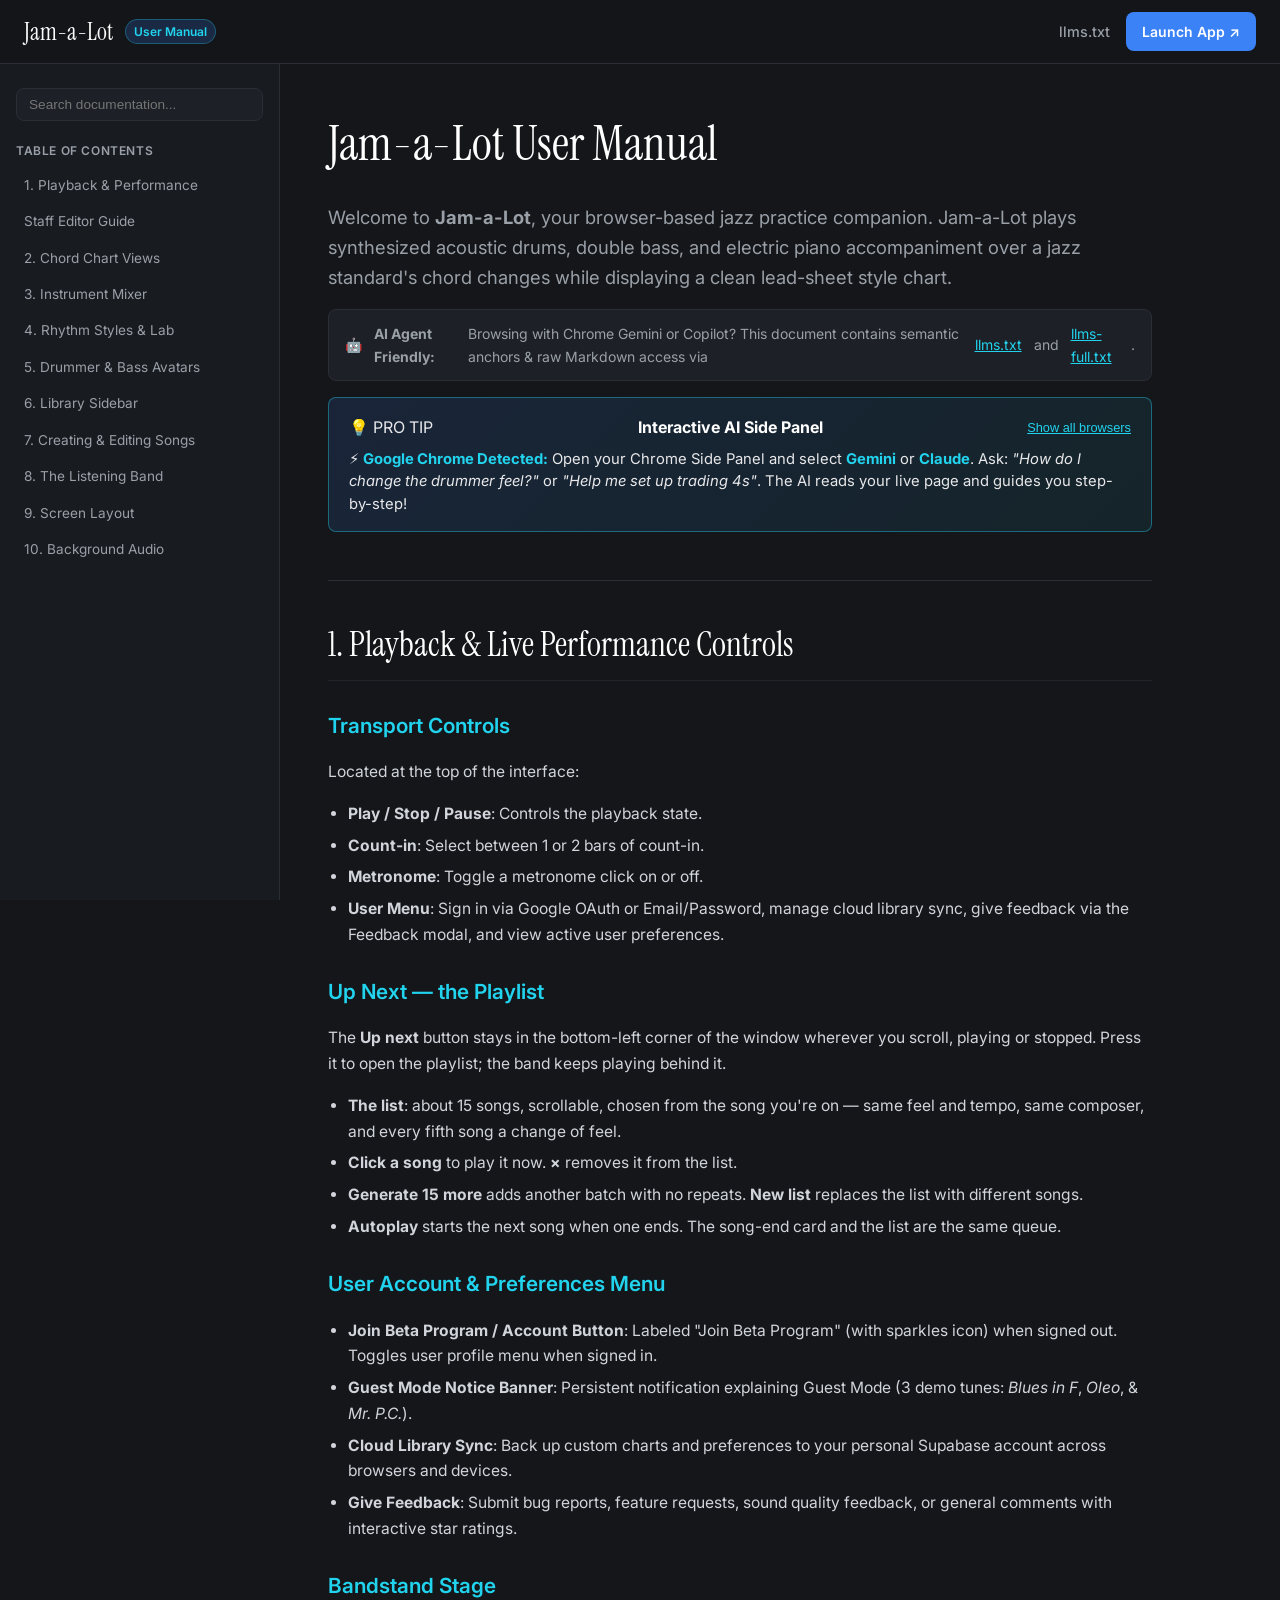
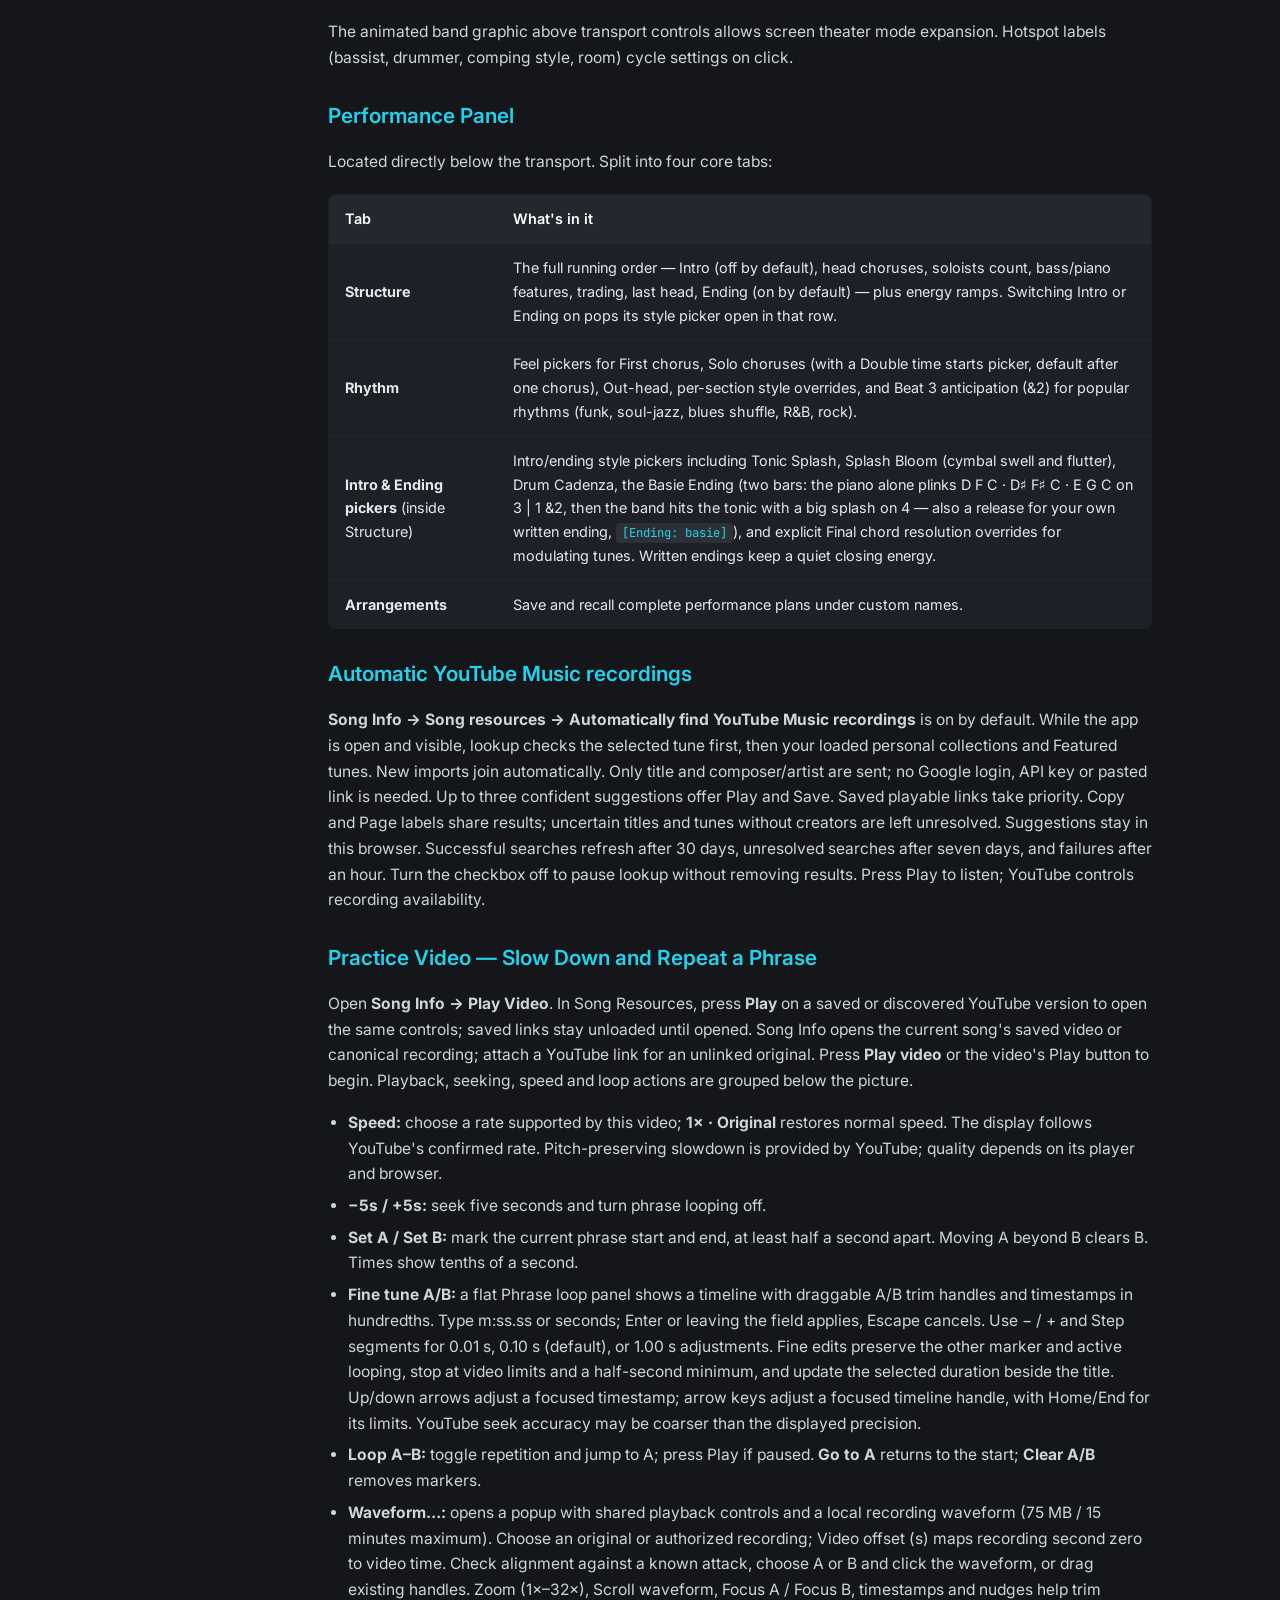
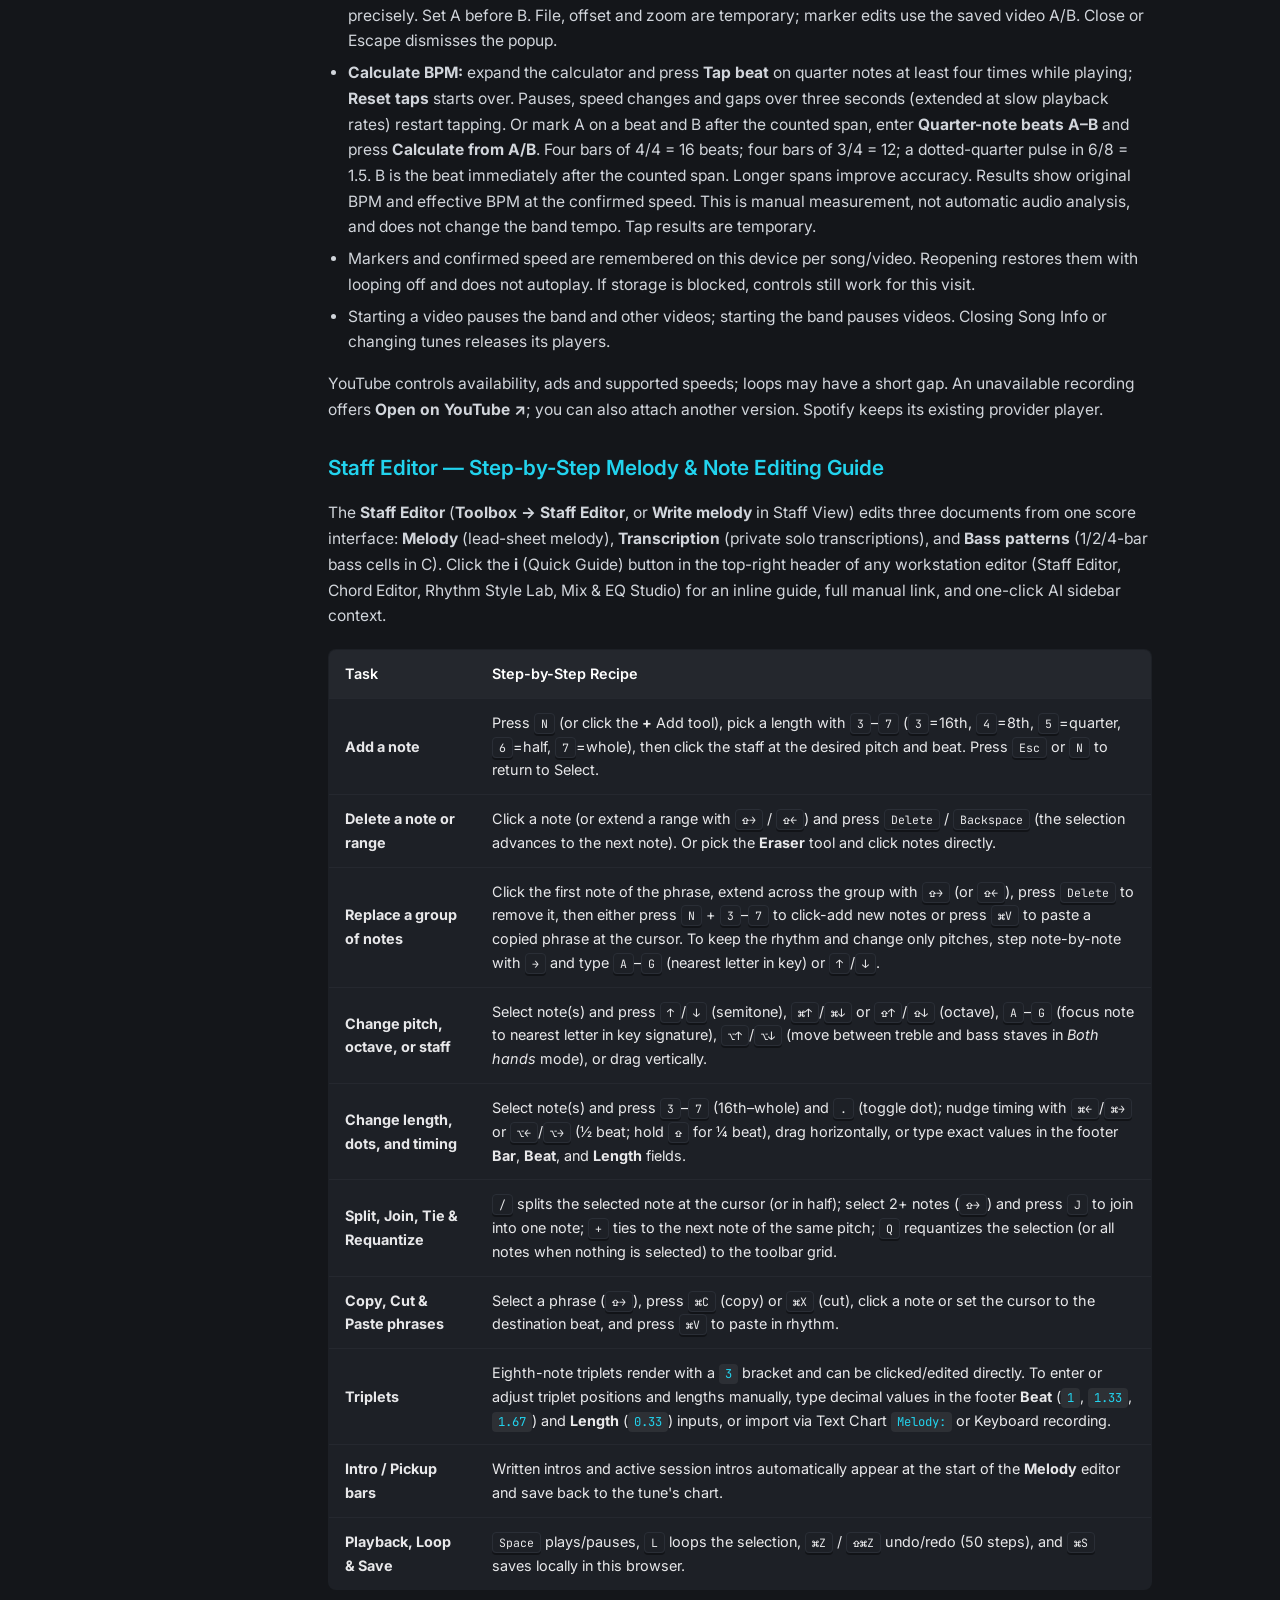
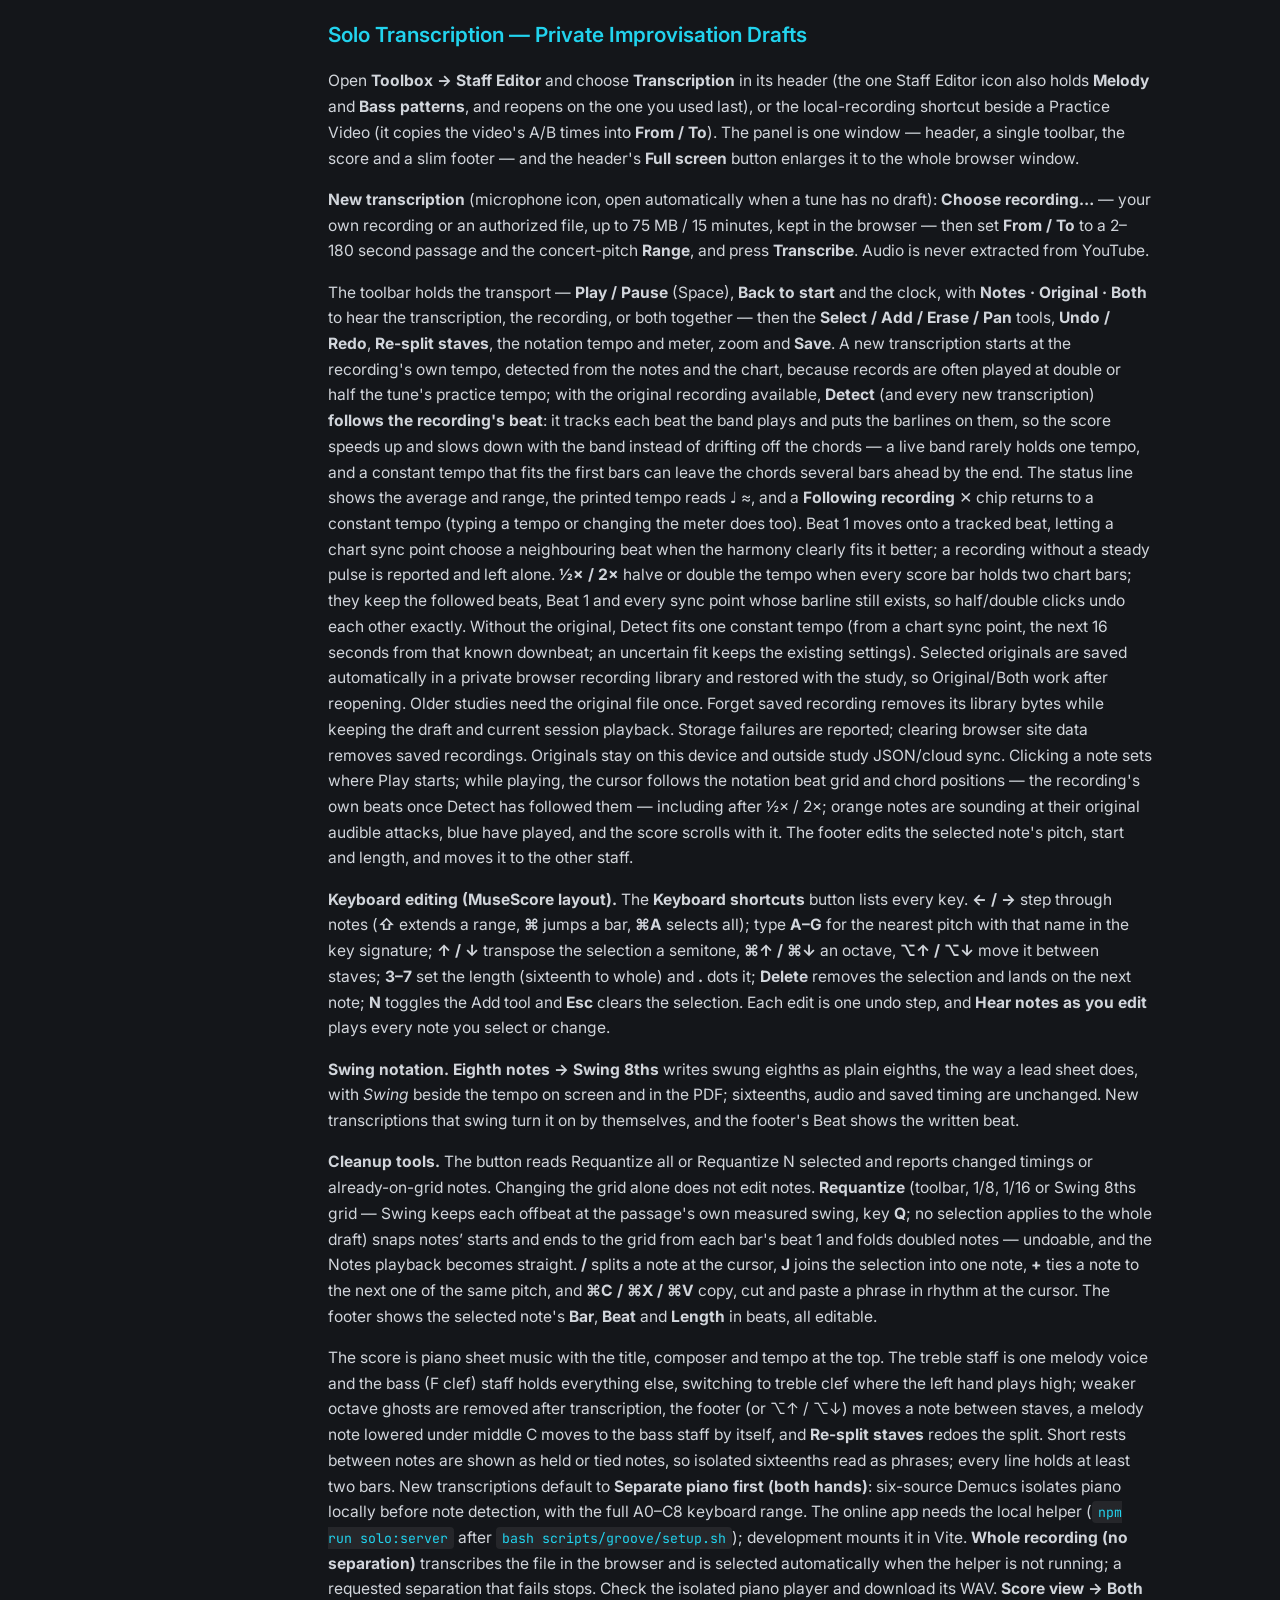
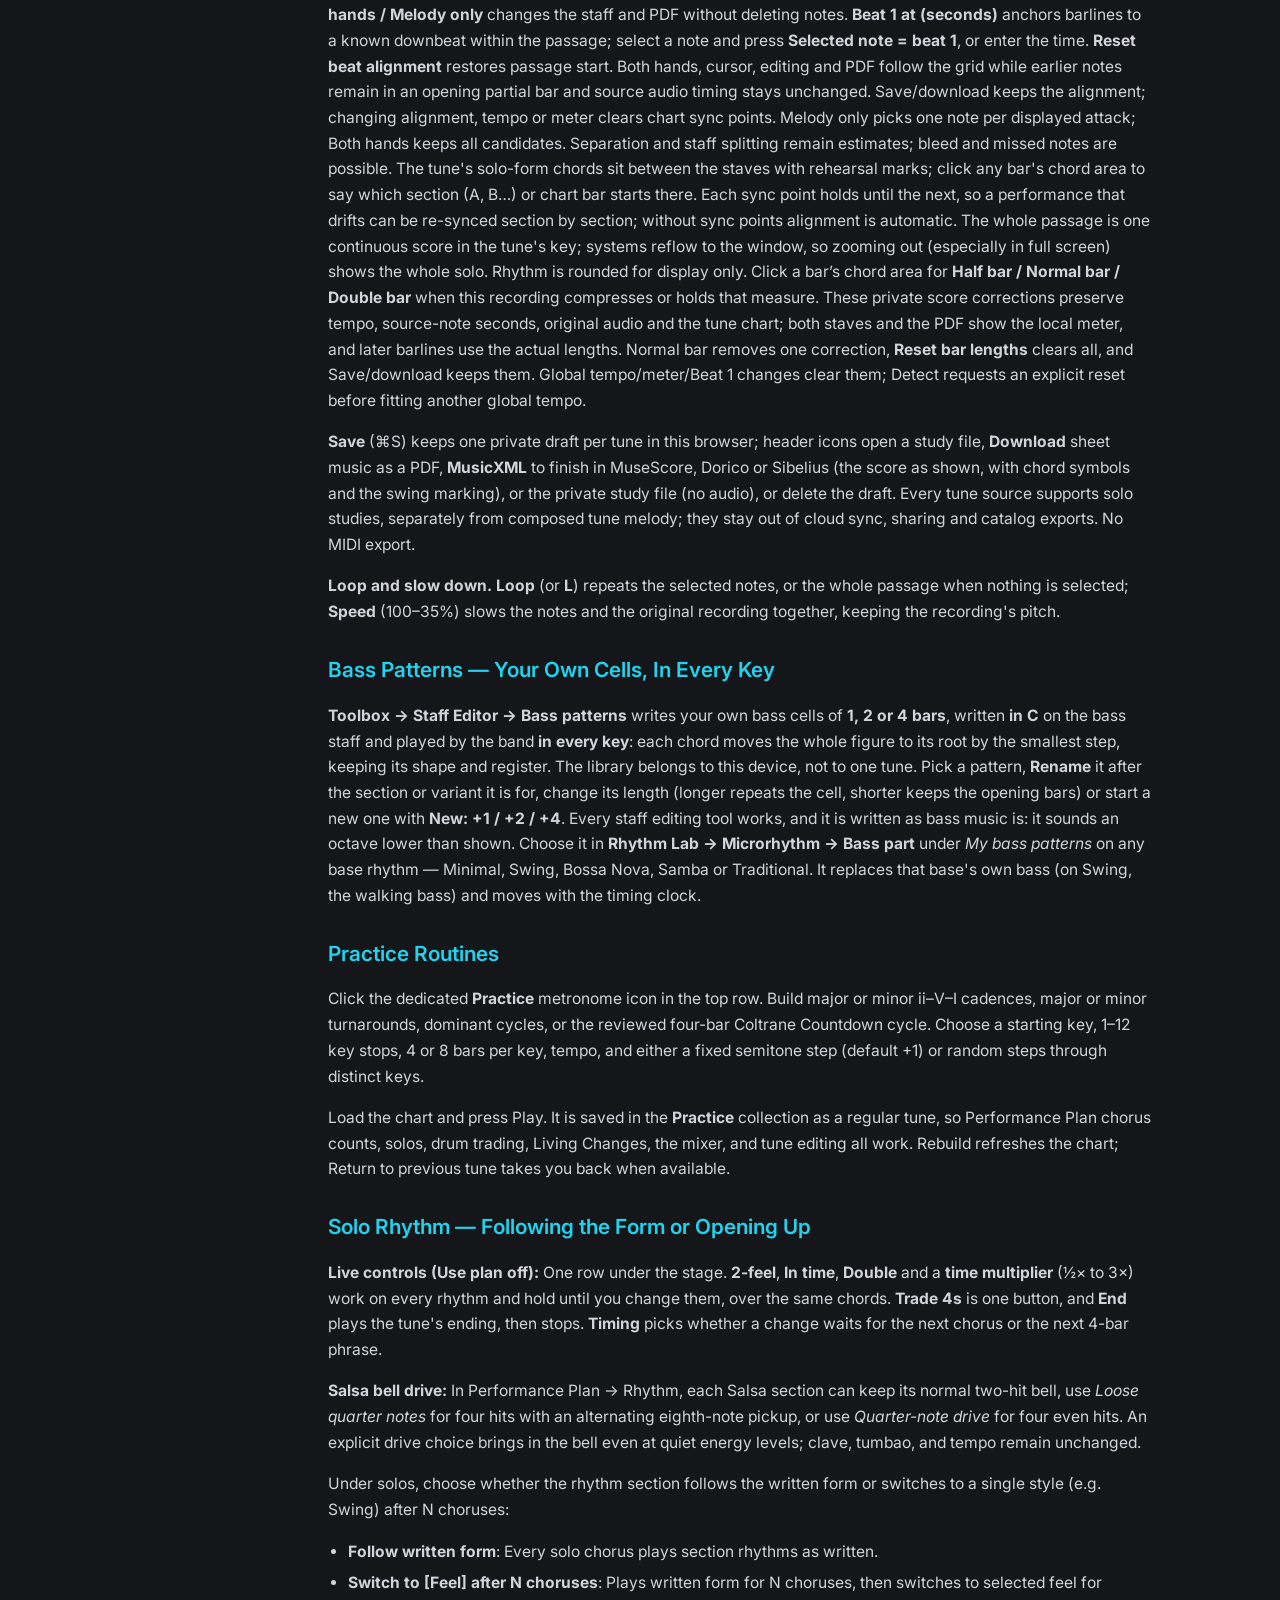
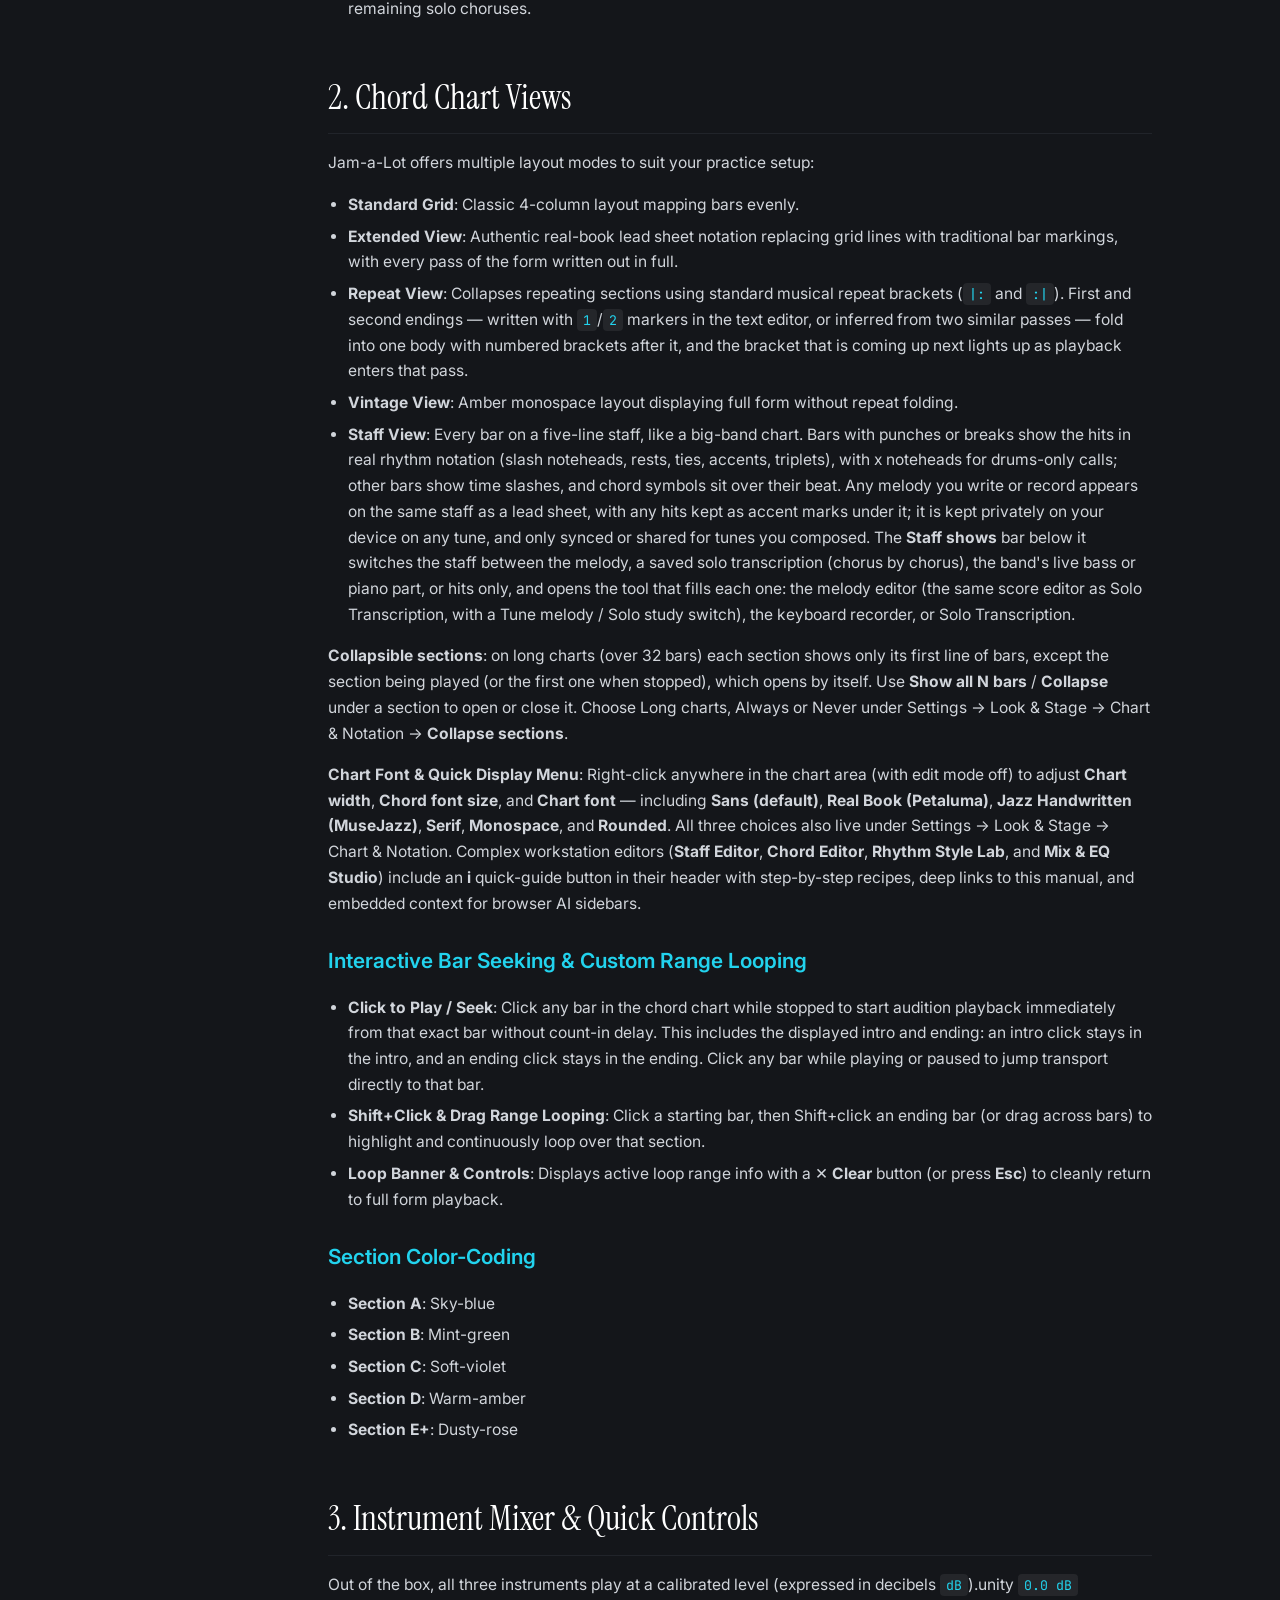
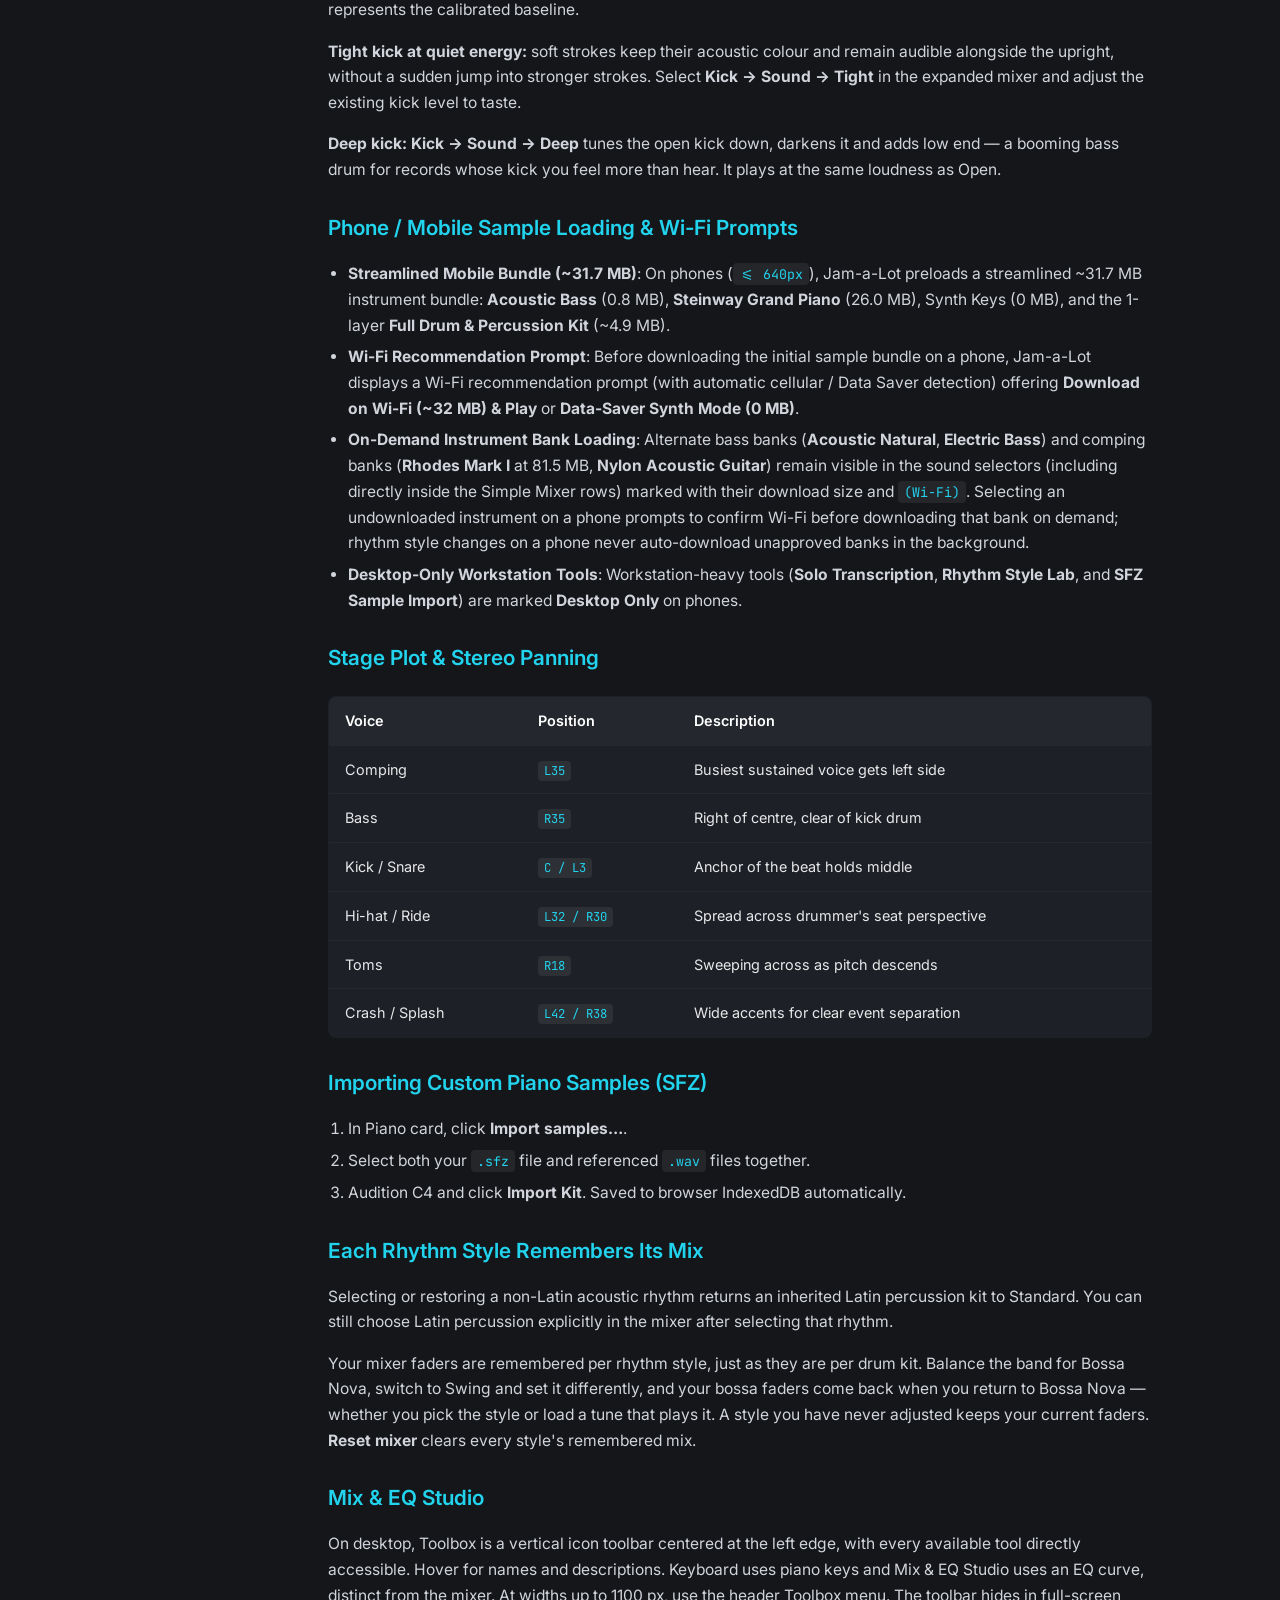
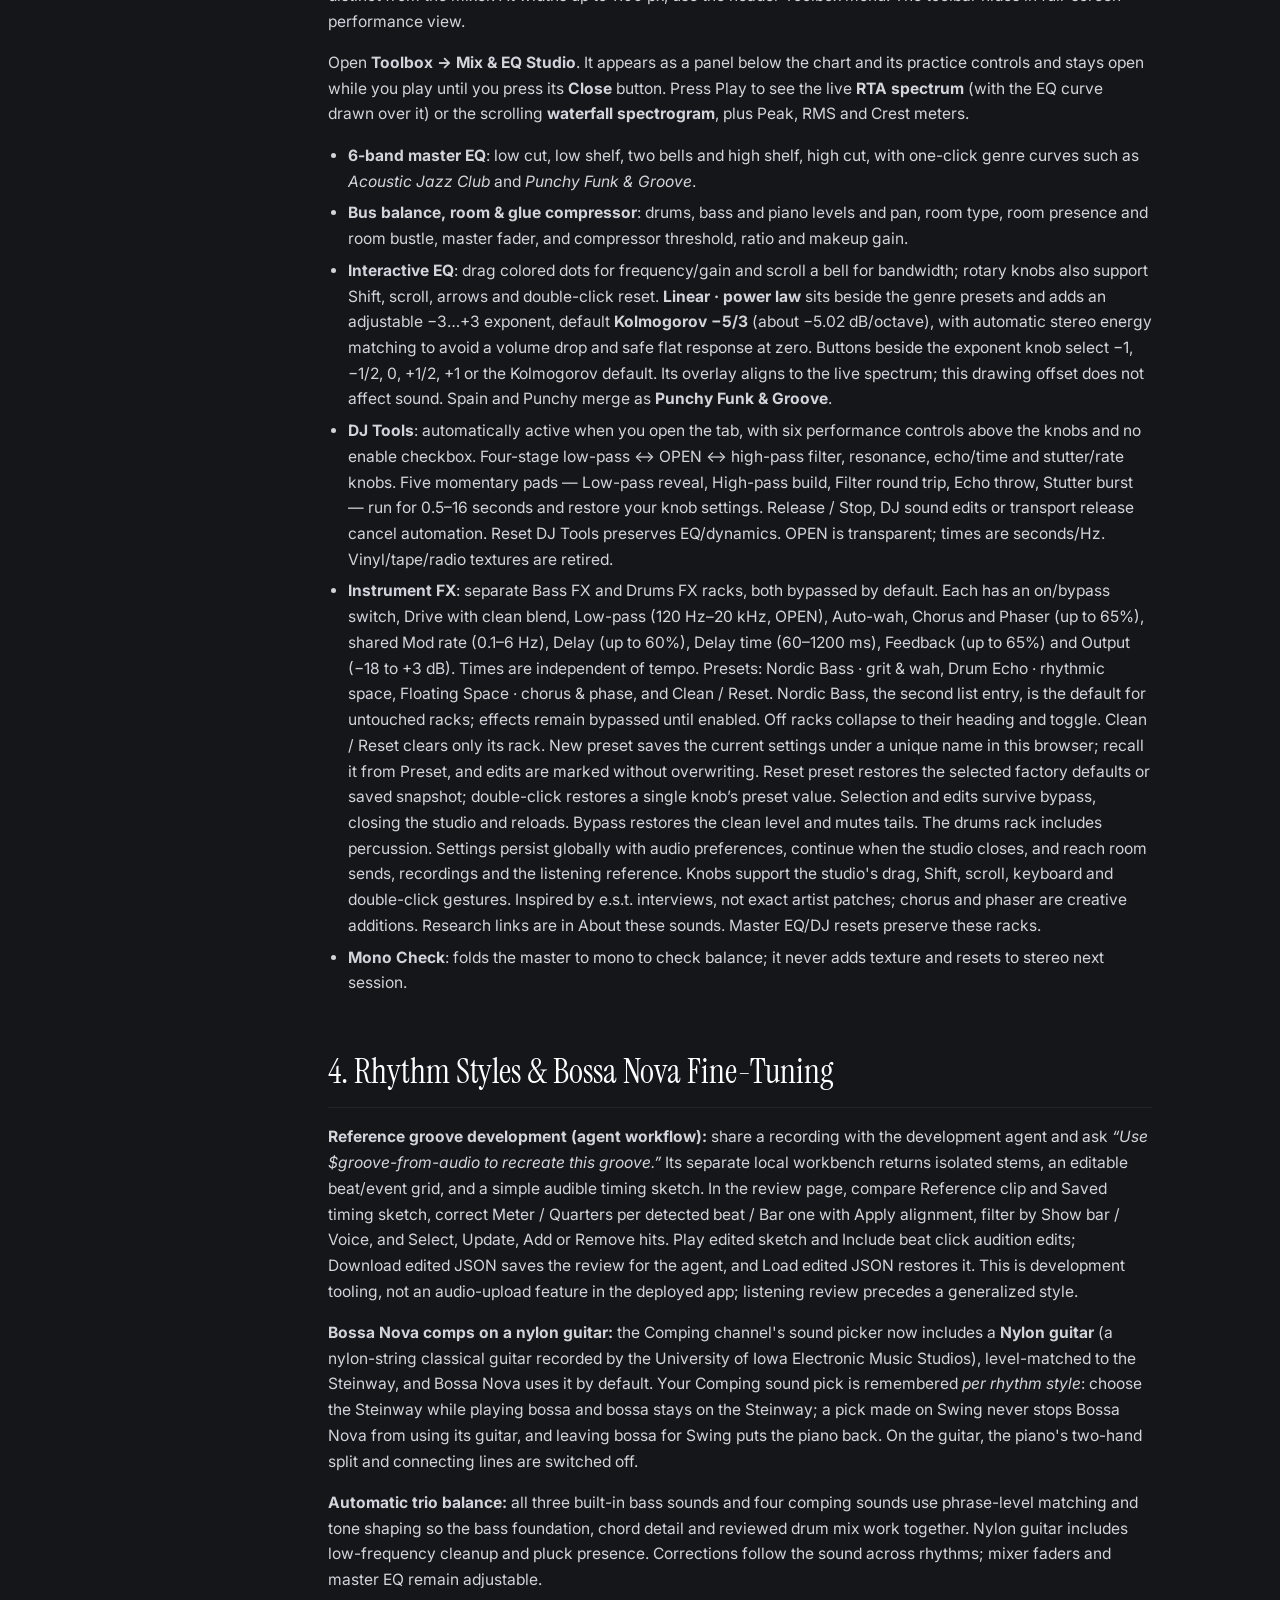
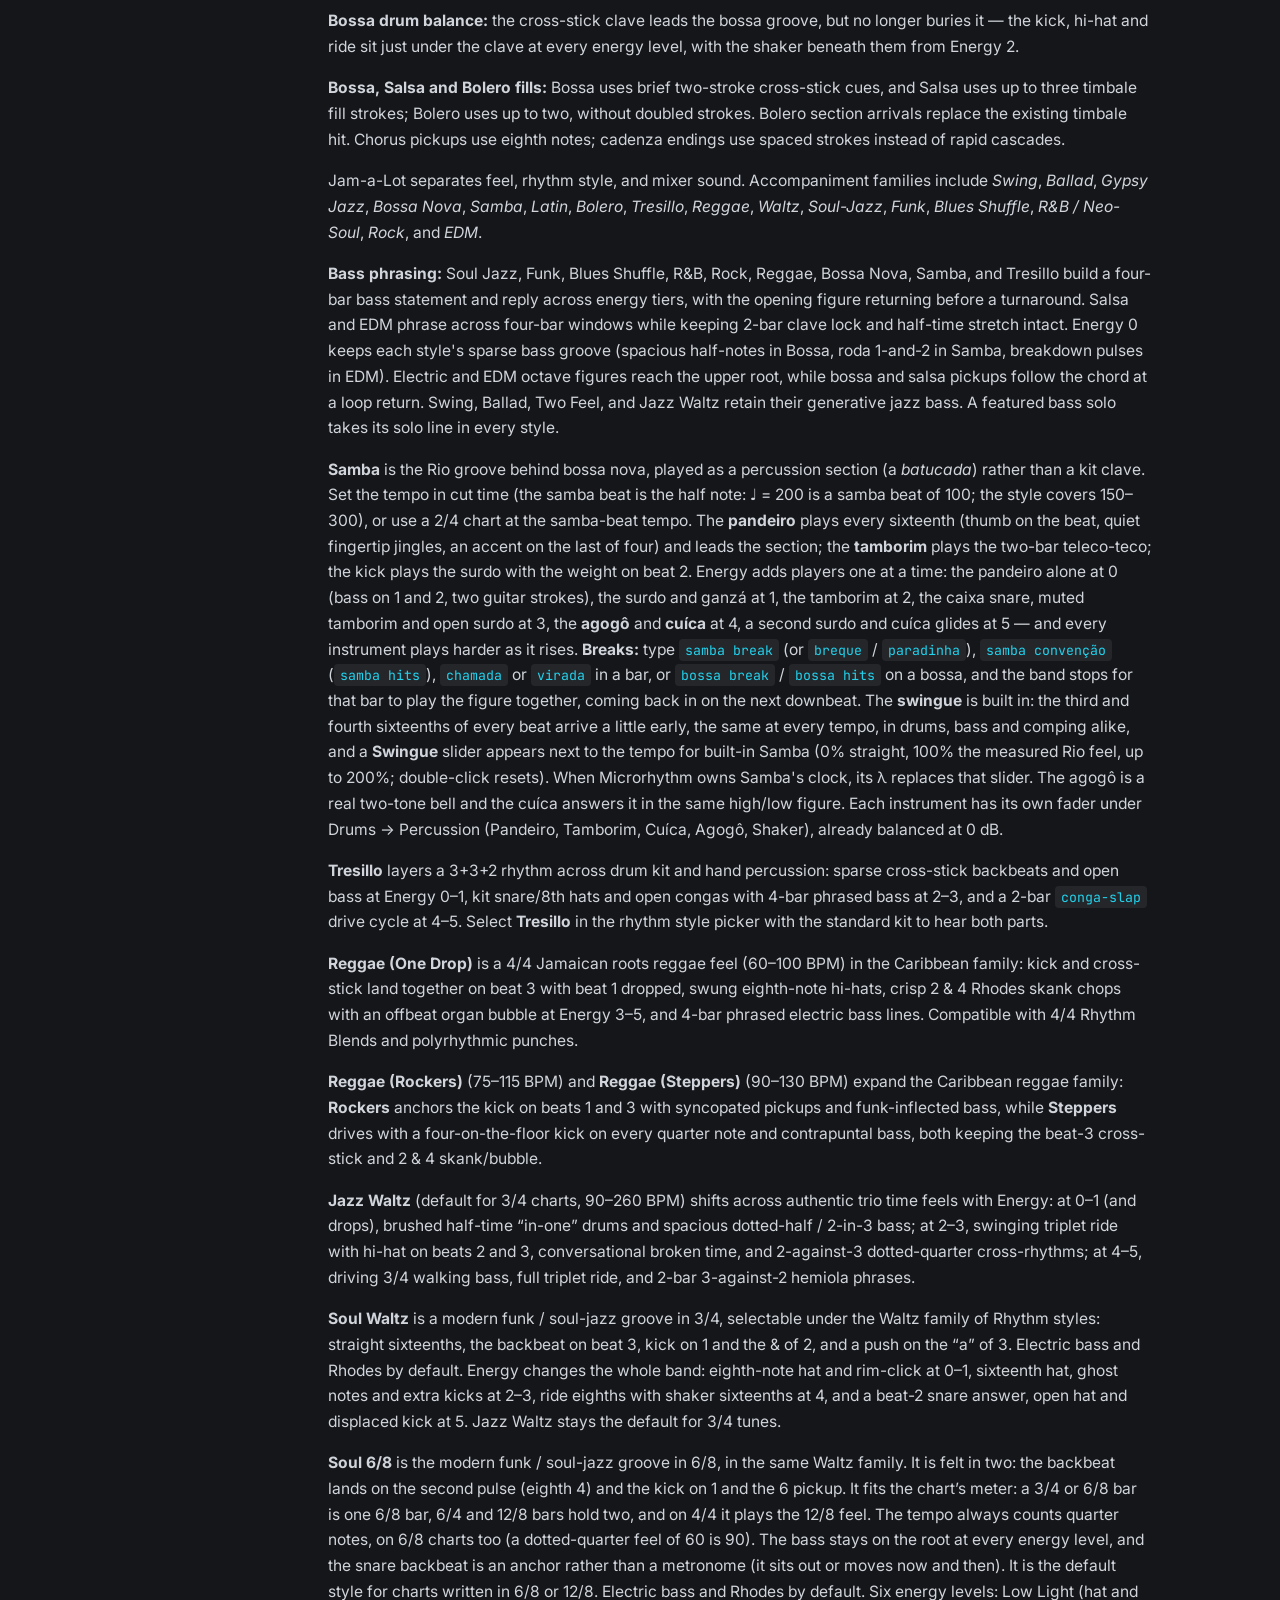
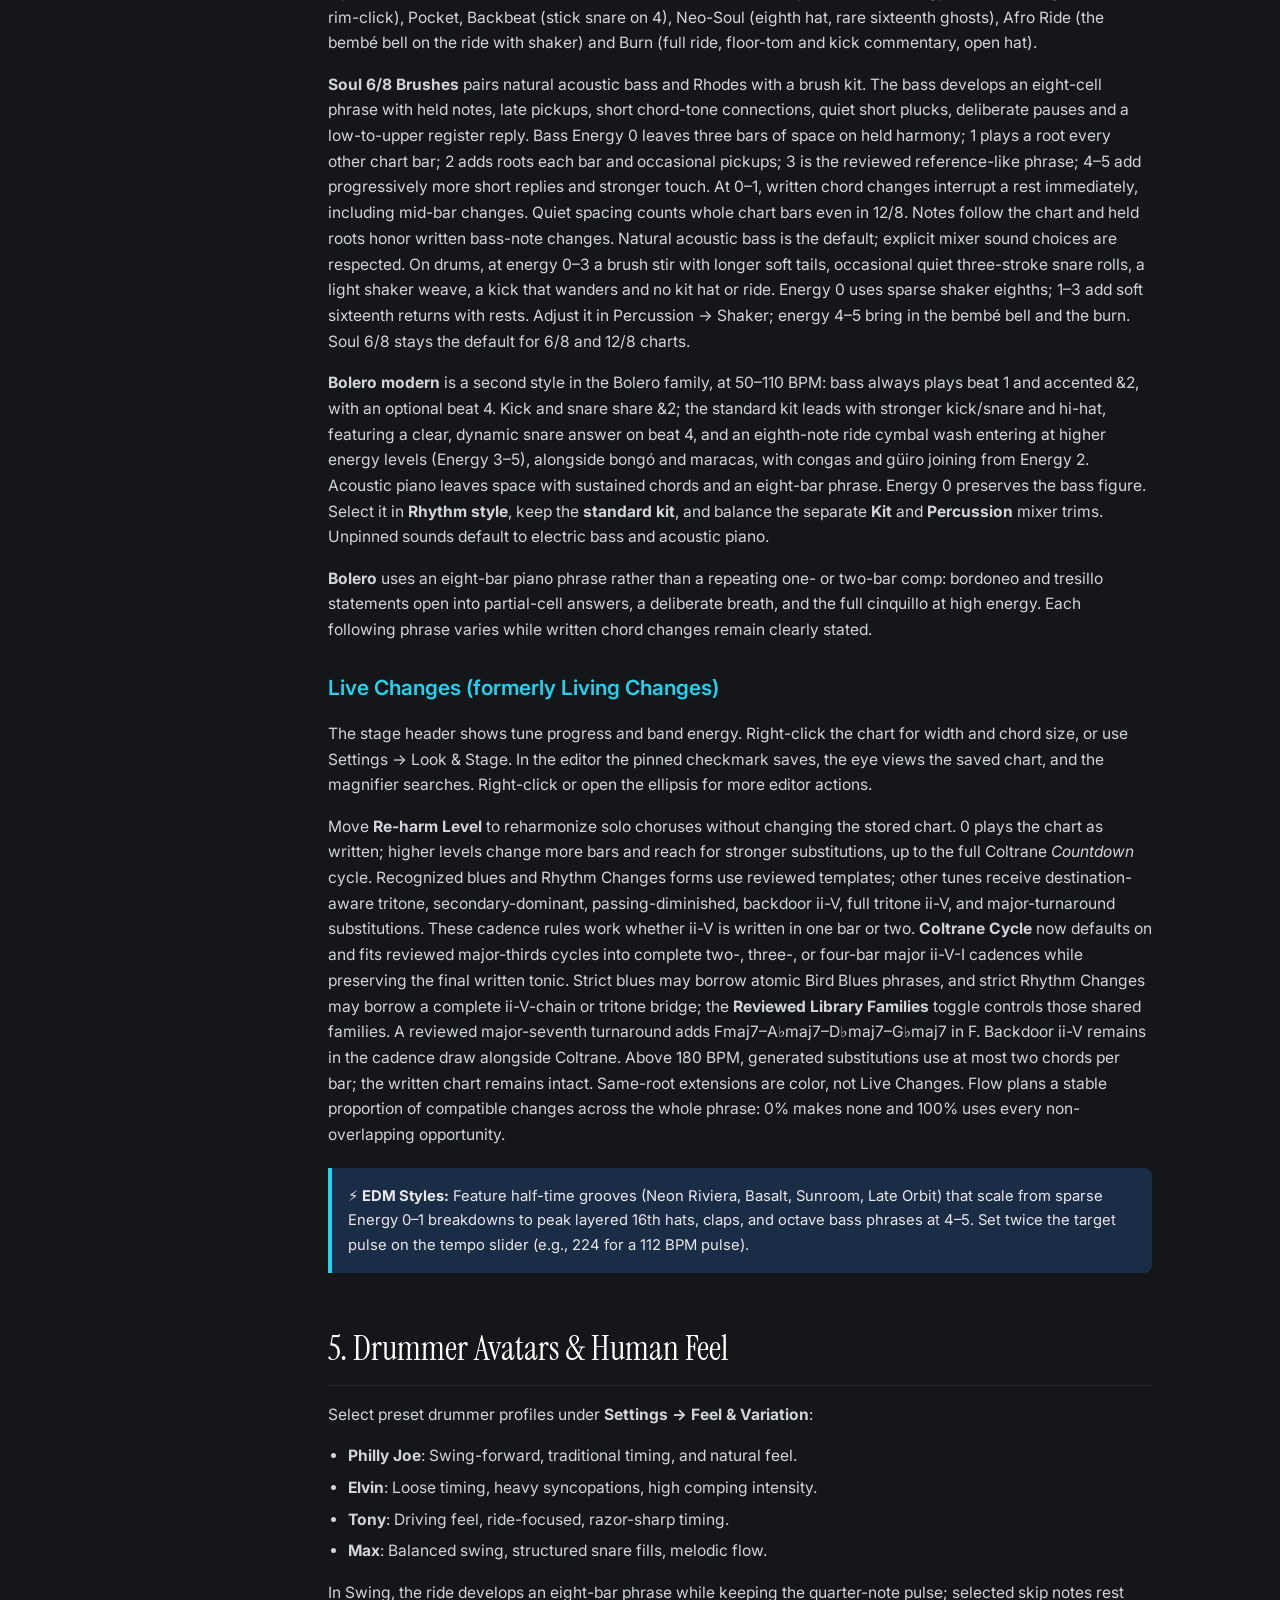
<file: manual.html>
<!DOCTYPE html>
<html lang="en">
<head>
  <meta charset="UTF-8">
  <meta name="viewport" content="width=device-width, initial-scale=1.0">
  <title>Jam-a-Lot User Manual — AI-Friendly Documentation</title>
  <meta name="description" content="Complete user manual and documentation for Jam-a-Lot, the browser-based jazz practice companion. Comprehensive guides on playback, performance planning, chord charts, instrument mixer, rhythm styles, and microphone listening band.">
  <meta name="robots" content="index, follow">
  
  <!-- OpenGraph / Twitter -->
  <meta property="og:type" content="article">
  <meta property="og:title" content="Jam-a-Lot User Manual">
  <meta property="og:description" content="Official user manual for Jam-a-Lot jazz practice app. Features, controls, and AI agent documentation.">
  <meta property="og:url" content="https://jam-a-lot.org/manual.html">
  <link rel="alternate" type="text/markdown" href="/llms-full.txt" title="Jam-a-Lot AI Documentation (Markdown)">
  <link rel="alternate" type="text/plain" href="/llms.txt" title="Jam-a-Lot AI Documentation Index">
  
  <!-- Google Fonts -->
  <link rel="preconnect" href="https://fonts.googleapis.com">
  <link rel="preconnect" href="https://fonts.gstatic.com" crossorigin>
  <link href="https://fonts.googleapis.com/css2?family=Instrument+Serif:ital@0;1&family=Inter:wght@400;500;600;700&family=JetBrains+Mono:wght@400;500&display=swap" rel="stylesheet">
  
  <style>
    :root {
      --bg:           #14161a;
      --panel:        #1d2026;
      --sidebar:      #181b20;
      --border:       #2a2e36;
      --border-soft:  rgba(42, 46, 54, 0.6);
      --text:         #e8e8ea;
      --muted:        #9aa0a8;
      --accent:       #3b82f6;
      --accent-2:     #22d3ee;
      --accent-dim:   rgba(59, 130, 246, 0.20);
      --font-body:    "Inter", ui-sans-serif, system-ui, -apple-system, sans-serif;
      --font-serif:   "Instrument Serif", Georgia, serif;
      --font-code:    "JetBrains Mono", monospace;
      --r-md:         8px;
      --r-lg:         12px;
      --r-pill:       9999px;
    }

    *, *::before, *::after { box-sizing: border-box; }
    html { scroll-behavior: smooth; }
    body {
      margin: 0;
      font-family: var(--font-body);
      background-color: var(--bg);
      color: var(--text);
      line-height: 1.65;
      -webkit-font-smoothing: antialiased;
    }

    /* Navbar */
    .top-nav {
      position: sticky;
      top: 0;
      z-index: 100;
      display: flex;
      align-items: center;
      justify-content: space-between;
      height: 64px;
      padding: 0 24px;
      background: rgba(20, 22, 26, 0.85);
      backdrop-filter: blur(12px);
      border-bottom: 1px solid var(--border);
    }
    .brand {
      display: flex;
      align-items: center;
      gap: 12px;
      text-decoration: none;
      color: var(--text);
    }
    .brand-title {
      font-family: var(--font-serif);
      font-size: 1.5rem;
      font-weight: 400;
      color: #fff;
    }
    .badge {
      display: inline-block;
      padding: 2px 8px;
      font-size: 0.75rem;
      font-weight: 600;
      border-radius: var(--r-pill);
      background: var(--accent-dim);
      color: var(--accent-2);
      border: 1px solid rgba(34, 211, 238, 0.3);
    }
    .nav-actions {
      display: flex;
      align-items: center;
      gap: 16px;
    }
    .nav-link {
      color: var(--muted);
      text-decoration: none;
      font-size: 0.9rem;
      font-weight: 500;
      transition: color 0.2s;
    }
    .nav-link:hover { color: #fff; }
    .btn-app {
      display: inline-flex;
      align-items: center;
      gap: 6px;
      padding: 8px 16px;
      background: var(--accent);
      color: #fff;
      font-weight: 600;
      font-size: 0.875rem;
      border-radius: var(--r-md);
      text-decoration: none;
      transition: background 0.2s;
    }
    .btn-app:hover { background: #2563eb; }

    /* Layout */
    .doc-layout {
      display: flex;
      max-width: 1440px;
      margin: 0 auto;
      min-height: calc(100vh - 64px);
    }

    /* Sidebar Table of Contents */
    .doc-sidebar {
      width: 280px;
      flex-shrink: 0;
      position: sticky;
      top: 64px;
      height: calc(100vh - 64px);
      overflow-y: auto;
      padding: 24px 16px;
      background: var(--sidebar);
      border-right: 1px solid var(--border);
    }
    .search-box {
      margin-bottom: 20px;
    }
    .search-input {
      width: 100%;
      padding: 8px 12px;
      background: var(--panel);
      border: 1px solid var(--border);
      border-radius: var(--r-md);
      color: var(--text);
      font-size: 0.85rem;
      outline: none;
    }
    .search-input:focus { border-color: var(--accent); }

    .toc-group { margin-bottom: 20px; }
    .toc-title {
      font-size: 0.75rem;
      text-transform: uppercase;
      letter-spacing: 0.05em;
      color: var(--muted);
      margin-bottom: 8px;
      font-weight: 600;
    }
    .toc-list { list-style: none; padding: 0; margin: 0; }
    .toc-item { margin-bottom: 4px; }
    .toc-link {
      display: block;
      padding: 5px 8px;
      color: var(--muted);
      text-decoration: none;
      font-size: 0.85rem;
      border-radius: 4px;
      transition: all 0.15s;
    }
    .toc-link:hover, .toc-link.active {
      color: var(--accent-2);
      background: rgba(59, 130, 246, 0.1);
    }

    /* Main Content */
    .doc-content {
      flex: 1;
      max-width: 920px;
      padding: 40px 48px;
    }

    .doc-header {
      margin-bottom: 36px;
      padding-bottom: 24px;
      border-bottom: 1px solid var(--border);
    }
    .doc-header h1 {
      font-family: var(--font-serif);
      font-size: 3rem;
      font-weight: 400;
      margin: 0 0 12px;
      color: #fff;
    }
    .doc-lead {
      font-size: 1.15rem;
      color: var(--muted);
      margin-bottom: 16px;
    }
    .ai-badge-bar {
      display: flex;
      align-items: center;
      gap: 12px;
      padding: 12px 16px;
      background: var(--panel);
      border: 1px solid var(--border);
      border-radius: var(--r-md);
      font-size: 0.875rem;
      color: var(--muted);
    }
    .ai-badge-bar a {
      color: var(--accent-2);
      text-decoration: underline;
    }

    /* Section Styling */
    section {
      margin-bottom: 48px;
      scroll-margin-top: 80px;
    }
    h2 {
      font-family: var(--font-serif);
      font-size: 2.1rem;
      font-weight: 400;
      color: #fff;
      border-bottom: 1px solid var(--border-soft);
      padding-bottom: 8px;
      margin-top: 36px;
      margin-bottom: 16px;
    }
    h3 {
      font-size: 1.3rem;
      font-weight: 600;
      color: var(--accent-2);
      margin-top: 28px;
      margin-bottom: 12px;
    }
    p, li { color: #d1d5db; font-size: 0.975rem; }
    ul, ol { padding-left: 20px; margin-bottom: 16px; }
    li { margin-bottom: 6px; }

    /* Custom Tables */
    table {
      width: 100%;
      border-collapse: collapse;
      margin: 20px 0;
      background: var(--panel);
      border-radius: var(--r-md);
      overflow: hidden;
      border: 1px solid var(--border);
    }
    th, td {
      padding: 12px 16px;
      text-align: left;
      border-bottom: 1px solid var(--border-soft);
      font-size: 0.9rem;
    }
    th {
      background: rgba(255, 255, 255, 0.03);
      color: #fff;
      font-weight: 600;
    }
    tr:last-child td { border-bottom: none; }

    code {
      font-family: var(--font-code);
      font-size: 0.85em;
      background: rgba(255, 255, 255, 0.07);
      padding: 2px 6px;
      border-radius: 4px;
      color: var(--accent-2);
    }
    kbd {
      font-family: var(--font-code);
      background: var(--panel);
      border: 1px solid var(--border);
      box-shadow: 0 2px 0 rgba(0,0,0,0.4);
      padding: 2px 6px;
      font-size: 0.8em;
      border-radius: 4px;
    }
    .note-box {
      padding: 16px;
      background: var(--accent-dim);
      border-left: 4px solid var(--accent-2);
      border-radius: 0 var(--r-md) var(--r-md) 0;
      margin: 20px 0;
      font-size: 0.925rem;
    }

    /* Pro Tip Callout Box (Compact Browser-Tailored) */
    .pro-tip-box {
      padding: 16px 20px;
      background: linear-gradient(135deg, rgba(59, 130, 246, 0.14), rgba(34, 211, 238, 0.08));
      border: 1px solid rgba(34, 211, 238, 0.4);
      border-radius: var(--r-md);
      margin: 16px 0 24px;
    }
    .pro-tip-header-line {
      display: flex;
      align-items: center;
      justify-content: space-between;
      gap: 12px;
      margin-bottom: 8px;
      flex-wrap: wrap;
    }
    .pro-tip-title {
      font-size: 1rem;
      font-weight: 700;
      color: #fff;
    }
    .btn-toggle-browsers {
      background: none;
      border: none;
      color: var(--accent-2);
      font-size: 0.8rem;
      cursor: pointer;
      text-decoration: underline;
      padding: 0;
    }
    .btn-toggle-browsers:hover { color: #fff; }
    .detected-browser-content {
      font-size: 0.925rem;
      color: #e8e8ea;
      line-height: 1.5;
    }
    .detected-browser-content strong {
      color: var(--accent-2);
    }
    .browser-grid {
      display: grid;
      grid-template-columns: repeat(auto-fit, minmax(260px, 1fr));
      gap: 12px;
      margin-top: 16px;
      padding-top: 16px;
      border-top: 1px solid var(--border);
    }
    .browser-card {
      padding: 12px 14px;
      background: var(--panel);
      border: 1px solid var(--border);
      border-radius: var(--r-md);
      font-size: 0.85rem;
      color: #d1d5db;
    }
    .browser-card strong {
      color: #fff;
      display: block;
      margin-bottom: 4px;
    }

    @media (max-width: 900px) {
      .doc-sidebar { display: none; }
      .doc-content { padding: 24px; }
    }
  </style>

  <!-- Schema.org Technical Article JSON-LD -->
  <script type="application/ld+json">
  {
    "@context": "https://schema.org",
    "@type": "TechArticle",
    "headline": "Jam-a-Lot User Manual",
    "description": "Comprehensive user guide and technical manual for Jam-a-Lot browser-based jazz practice companion.",
    "articleBody": "Jam-a-Lot plays synthesized acoustic drums, double bass, and electric piano accompaniment over jazz standard chord charts...",
    "author": {
      "@type": "Organization",
      "name": "Jam-a-Lot"
    }
  }
  </script>
</head>
<body>

  <!-- Top Navigation -->
  <header class="top-nav">
    <a href="index.html" class="brand">
      <span class="brand-title">Jam-a-Lot</span>
      <span class="badge">User Manual</span>
    </a>
    <div class="nav-actions">
      <a href="llms.txt" class="nav-link" target="_blank">llms.txt</a>
      <a href="https://app.jam-a-lot.org" class="btn-app" target="_blank">Launch App ↗</a>
    </div>
  </header>

  <div class="doc-layout">
    <!-- Sidebar Table of Contents -->
    <aside class="doc-sidebar">
      <div class="search-box">
        <input type="text" id="manual-search" class="search-input" placeholder="Search documentation...">
      </div>
      <nav>
        <div class="toc-group">
          <div class="toc-title">Table of Contents</div>
          <ul class="toc-list" id="toc-nav">
            <li class="toc-item"><a href="#playback-controls" class="toc-link">1. Playback & Performance</a></li>
            <li class="toc-item"><a href="#staff-editor-guide" class="toc-link">Staff Editor Guide</a></li>
            <li class="toc-item"><a href="#chord-chart-views" class="toc-link">2. Chord Chart Views</a></li>
            <li class="toc-item"><a href="#instrument-mixer" class="toc-link">3. Instrument Mixer</a></li>
            <li class="toc-item"><a href="#rhythm-styles" class="toc-link">4. Rhythm Styles & Lab</a></li>
            <li class="toc-item"><a href="#drummer-avatars" class="toc-link">5. Drummer & Bass Avatars</a></li>
            <li class="toc-item"><a href="#library-sidebar" class="toc-link">6. Library Sidebar</a></li>
            <li class="toc-item"><a href="#creating-editing-songs" class="toc-link">7. Creating & Editing Songs</a></li>
            <li class="toc-item"><a href="#listening-band" class="toc-link">8. The Listening Band</a></li>
            <li class="toc-item"><a href="#screen-layout" class="toc-link">9. Screen Layout</a></li>
            <li class="toc-item"><a href="#background-audio" class="toc-link">10. Background Audio</a></li>
          </ul>
        </div>
      </nav>
    </aside>

    <!-- Main Content -->
    <main class="doc-content">
      <header class="doc-header">
        <h1>Jam-a-Lot User Manual</h1>
        <p class="doc-lead">Welcome to <strong>Jam-a-Lot</strong>, your browser-based jazz practice companion. Jam-a-Lot plays synthesized acoustic drums, double bass, and electric piano accompaniment over a jazz standard's chord changes while displaying a clean lead-sheet style chart.</p>
        <div class="ai-badge-bar">
          🤖 <strong>AI Agent Friendly:</strong> Browsing with Chrome Gemini or Copilot? This document contains semantic anchors & raw Markdown access via <a href="llms.txt" target="_blank">llms.txt</a> and <a href="llms-full.txt" target="_blank">llms-full.txt</a>.
        </div>

        <!-- Pro Tip: AI Browser Side Panel Companion -->
        <div class="pro-tip-box" id="ai-side-panel">
          <div class="pro-tip-header-line">
            <span class="pro-tip-badge">💡 PRO TIP</span>
            <span class="pro-tip-title">Interactive AI Side Panel</span>
            <button type="button" id="toggle-all-browsers" class="btn-toggle-browsers">Show all browsers</button>
          </div>

          <div id="detected-browser-content" class="detected-browser-content">
            <!-- Populated dynamically by browser detection JS -->
          </div>

          <div id="all-browser-grid" class="browser-grid" style="display: none;">
            <div class="browser-card">
              <strong>Google Chrome</strong>
              Open Chrome Side Panel → choose <strong>Gemini</strong>, <strong>Claude</strong>, <strong>Copilot</strong>, or <strong>ChatGPT</strong>. Ask: <em>"How do I change the drummer feel?"</em> or <em>"Help me set up trading 4s"</em>. The side panel reads the live page and guides you step-by-step!
            </div>
            <div class="browser-card">
              <strong>Microsoft Edge</strong>
              Click the <strong>Copilot</strong> icon in the Edge Sidebar. Copilot inspects your active Jam-a-Lot tab and walks you through mixer levels, SFZ imports, or rhythm styles.
            </div>
            <div class="browser-card">
              <strong>Brave Browser</strong>
              Open <strong>Brave Leo AI</strong> in the sidebar for instant contextual answers and feature lookups without leaving your practice session.
            </div>
            <div class="browser-card">
              <strong>Firefox</strong>
              Open the <strong>Firefox AI Chatbot Sidebar</strong> (Claude, Gemini, ChatGPT) for hands-free side-by-side assistance.
            </div>
            <div class="browser-card">
              <strong>Arc Browser</strong>
              Use <strong>Arc Max</strong> / Ask AI in the sidebar to query your active chord chart or performance plan.
            </div>
            <div class="browser-card">
              <strong>Apple Safari</strong>
              Safari on macOS/iOS integrates Apple Intelligence & Siri, but does not currently feature a persistent built-in side-panel chat sidebar like Chrome, Edge, or Brave. For a side-by-side AI panel while playing, we recommend Chrome, Edge, or Brave.
            </div>
          </div>
        </div>
      </header>

      <!-- 1. Playback & Live Performance Controls -->
      <section id="playback-controls">
        <h2>1. Playback & Live Performance Controls</h2>

        <h3 id="transport-controls">Transport Controls</h3>
        <p>Located at the top of the interface:</p>
        <ul>
          <li><strong>Play / Stop / Pause</strong>: Controls the playback state.</li>
          <li><strong>Count-in</strong>: Select between 1 or 2 bars of count-in.</li>
          <li><strong>Metronome</strong>: Toggle a metronome click on or off.</li>
          <li><strong>User Menu</strong>: Sign in via Google OAuth or Email/Password, manage cloud library sync, give feedback via the Feedback modal, and view active user preferences.</li>
        </ul>

        <h3 id="up-next-playlist">Up Next — the Playlist</h3>
        <p>The <strong>Up next</strong> button stays in the bottom-left corner of the window wherever you scroll, playing or stopped. Press it to open the playlist; the band keeps playing behind it.</p>
        <ul>
          <li><strong>The list</strong>: about 15 songs, scrollable, chosen from the song you're on — same feel and tempo, same composer, and every fifth song a change of feel.</li>
          <li><strong>Click a song</strong> to play it now. <strong>×</strong> removes it from the list.</li>
          <li><strong>Generate 15 more</strong> adds another batch with no repeats. <strong>New list</strong> replaces the list with different songs.</li>
          <li><strong>Autoplay</strong> starts the next song when one ends. The song-end card and the list are the same queue.</li>
        </ul>

        <h3 id="user-account">User Account & Preferences Menu</h3>
        <ul>
          <li><strong>Join Beta Program / Account Button</strong>: Labeled "Join Beta Program" (with sparkles icon) when signed out. Toggles user profile menu when signed in.</li>
          <li><strong>Guest Mode Notice Banner</strong>: Persistent notification explaining Guest Mode (3 demo tunes: <em>Blues in F</em>, <em>Oleo</em>, & <em>Mr. P.C.</em>).</li>
          <li><strong>Cloud Library Sync</strong>: Back up custom charts and preferences to your personal Supabase account across browsers and devices.</li>
          <li><strong>Give Feedback</strong>: Submit bug reports, feature requests, sound quality feedback, or general comments with interactive star ratings.</li>
        </ul>

        <h3 id="bandstand-stage">Bandstand Stage</h3>
        <p>The animated band graphic above transport controls allows screen theater mode expansion. Hotspot labels (bassist, drummer, comping style, room) cycle settings on click.</p>

        <h3 id="performance-panel">Performance Panel</h3>
        <p>Located directly below the transport. Split into four core tabs:</p>
        <table>
          <thead>
            <tr>
              <th>Tab</th>
              <th>What's in it</th>
            </tr>
          </thead>
          <tbody>
            <tr>
              <td><strong>Structure</strong></td>
              <td>The full running order — Intro (off by default), head choruses, soloists count, bass/piano features, trading, last head, Ending (on by default) — plus energy ramps. Switching Intro or Ending on pops its style picker open in that row.</td>
            </tr>
            <tr>
              <td><strong>Rhythm</strong></td>
              <td>Feel pickers for First chorus, Solo choruses (with a Double time starts picker, default after one chorus), Out-head, per-section style overrides, and Beat 3 anticipation (&amp;2) for popular rhythms (funk, soul-jazz, blues shuffle, R&amp;B, rock).</td>
            </tr>
            <tr>
              <td><strong>Intro &amp; Ending pickers</strong> (inside Structure)</td>
              <td>Intro/ending style pickers including Tonic Splash, Splash Bloom (cymbal swell and flutter), Drum Cadenza, the Basie Ending (two bars: the piano alone plinks D F C · D♯ F♯ C · E G C on 3 | 1 &amp;2, then the band hits the tonic with a big splash on 4 — also a release for your own written ending, <code>[Ending: basie]</code>), and explicit Final chord resolution overrides for modulating tunes. Written endings keep a quiet closing energy.</td>
            </tr>
            <tr>
              <td><strong>Arrangements</strong></td>
              <td>Save and recall complete performance plans under custom names.</td>
            </tr>
          </tbody>
        </table>

        <h3 id="automatic-recordings">Automatic YouTube Music recordings</h3>
        <p><strong>Song Info → Song resources → Automatically find YouTube Music recordings</strong> is on by default. While the app is open and visible, lookup checks the selected tune first, then your loaded personal collections and Featured tunes. New imports join automatically. Only title and composer/artist are sent; no Google login, API key or pasted link is needed. Up to three confident suggestions offer Play and Save. Saved playable links take priority. Copy and Page labels share results; uncertain titles and tunes without creators are left unresolved. Suggestions stay in this browser. Successful searches refresh after 30 days, unresolved searches after seven days, and failures after an hour. Turn the checkbox off to pause lookup without removing results. Press Play to listen; YouTube controls recording availability.</p>

        <h3 id="practice-video">Practice Video — Slow Down and Repeat a Phrase</h3>
        <p>Open <strong>Song Info → Play Video</strong>. In Song Resources, press <strong>Play</strong> on a saved or discovered YouTube version to open the same controls; saved links stay unloaded until opened. Song Info opens the current song's saved video or canonical recording; attach a YouTube link for an unlinked original. Press <strong>Play video</strong> or the video's Play button to begin. Playback, seeking, speed and loop actions are grouped below the picture.</p>
        <ul>
          <li><strong>Speed:</strong> choose a rate supported by this video; <strong>1× · Original</strong> restores normal speed. The display follows YouTube's confirmed rate. Pitch-preserving slowdown is provided by YouTube; quality depends on its player and browser.</li>
          <li><strong>−5s / +5s:</strong> seek five seconds and turn phrase looping off.</li>
          <li><strong>Set A / Set B:</strong> mark the current phrase start and end, at least half a second apart. Moving A beyond B clears B. Times show tenths of a second.</li>
          <li><strong>Fine tune A/B:</strong> a flat Phrase loop panel shows a timeline with draggable A/B trim handles and timestamps in hundredths. Type m:ss.ss or seconds; Enter or leaving the field applies, Escape cancels. Use − / + and Step segments for 0.01 s, 0.10 s (default), or 1.00 s adjustments. Fine edits preserve the other marker and active looping, stop at video limits and a half-second minimum, and update the selected duration beside the title. Up/down arrows adjust a focused timestamp; arrow keys adjust a focused timeline handle, with Home/End for its limits. YouTube seek accuracy may be coarser than the displayed precision.</li>
          <li><strong>Loop A–B:</strong> toggle repetition and jump to A; press Play if paused. <strong>Go to A</strong> returns to the start; <strong>Clear A/B</strong> removes markers.</li>
          <li><strong>Waveform…:</strong> opens a popup with shared playback controls and a local recording waveform (75 MB / 15 minutes maximum). Choose an original or authorized recording; Video offset (s) maps recording second zero to video time. Check alignment against a known attack, choose A or B and click the waveform, or drag existing handles. Zoom (1×–32×), Scroll waveform, Focus A / Focus B, timestamps and nudges help trim precisely. Set A before B. File, offset and zoom are temporary; marker edits use the saved video A/B. Close or Escape dismisses the popup.</li>
          <li><strong>Calculate BPM:</strong> expand the calculator and press <strong>Tap beat</strong> on quarter notes at least four times while playing; <strong>Reset taps</strong> starts over. Pauses, speed changes and gaps over three seconds (extended at slow playback rates) restart tapping. Or mark A on a beat and B after the counted span, enter <strong>Quarter-note beats A–B</strong> and press <strong>Calculate from A/B</strong>. Four bars of 4/4 = 16 beats; four bars of 3/4 = 12; a dotted-quarter pulse in 6/8 = 1.5. B is the beat immediately after the counted span. Longer spans improve accuracy. Results show original BPM and effective BPM at the confirmed speed. This is manual measurement, not automatic audio analysis, and does not change the band tempo. Tap results are temporary.</li>
          <li>Markers and confirmed speed are remembered on this device per song/video. Reopening restores them with looping off and does not autoplay. If storage is blocked, controls still work for this visit.</li>
          <li>Starting a video pauses the band and other videos; starting the band pauses videos. Closing Song Info or changing tunes releases its players.</li>
        </ul>
        <p>YouTube controls availability, ads and supported speeds; loops may have a short gap. An unavailable recording offers <strong>Open on YouTube ↗</strong>; you can also attach another version. Spotify keeps its existing provider player.</p>

        <h3 id="staff-editor-guide">Staff Editor — Step-by-Step Melody &amp; Note Editing Guide</h3>
        <p>The <strong>Staff Editor</strong> (<strong>Toolbox → Staff Editor</strong>, or <strong>Write melody</strong> in Staff View) edits three documents from one score interface: <strong>Melody</strong> (lead-sheet melody), <strong>Transcription</strong> (private solo transcriptions), and <strong>Bass patterns</strong> (1/2/4-bar bass cells in C). Click the <strong>i</strong> (Quick Guide) button in the top-right header of any workstation editor (Staff Editor, Chord Editor, Rhythm Style Lab, Mix &amp; EQ Studio) for an inline guide, full manual link, and one-click AI sidebar context.</p>
        <table>
          <thead>
            <tr><th>Task</th><th>Step-by-Step Recipe</th></tr>
          </thead>
          <tbody>
            <tr><td><strong>Add a note</strong></td><td>Press <kbd>N</kbd> (or click the <strong>+</strong> Add tool), pick a length with <kbd>3</kbd>–<kbd>7</kbd> (<kbd>3</kbd>=16th, <kbd>4</kbd>=8th, <kbd>5</kbd>=quarter, <kbd>6</kbd>=half, <kbd>7</kbd>=whole), then click the staff at the desired pitch and beat. Press <kbd>Esc</kbd> or <kbd>N</kbd> to return to Select.</td></tr>
            <tr><td><strong>Delete a note or range</strong></td><td>Click a note (or extend a range with <kbd>⇧→</kbd> / <kbd>⇧←</kbd>) and press <kbd>Delete</kbd> / <kbd>Backspace</kbd> (the selection advances to the next note). Or pick the <strong>Eraser</strong> tool and click notes directly.</td></tr>
            <tr><td><strong>Replace a group of notes</strong></td><td>Click the first note of the phrase, extend across the group with <kbd>⇧→</kbd> (or <kbd>⇧←</kbd>), press <kbd>Delete</kbd> to remove it, then either press <kbd>N</kbd> + <kbd>3</kbd>–<kbd>7</kbd> to click-add new notes or press <kbd>⌘V</kbd> to paste a copied phrase at the cursor. To keep the rhythm and change only pitches, step note-by-note with <kbd>→</kbd> and type <kbd>A</kbd>–<kbd>G</kbd> (nearest letter in key) or <kbd>↑</kbd>/<kbd>↓</kbd>.</td></tr>
            <tr><td><strong>Change pitch, octave, or staff</strong></td><td>Select note(s) and press <kbd>↑</kbd>/<kbd>↓</kbd> (semitone), <kbd>⌘↑</kbd>/<kbd>⌘↓</kbd> or <kbd>⇧↑</kbd>/<kbd>⇧↓</kbd> (octave), <kbd>A</kbd>–<kbd>G</kbd> (focus note to nearest letter in key signature), <kbd>⌥↑</kbd>/<kbd>⌥↓</kbd> (move between treble and bass staves in <em>Both hands</em> mode), or drag vertically.</td></tr>
            <tr><td><strong>Change length, dots, and timing</strong></td><td>Select note(s) and press <kbd>3</kbd>–<kbd>7</kbd> (16th–whole) and <kbd>.</kbd> (toggle dot); nudge timing with <kbd>⌘←</kbd>/<kbd>⌘→</kbd> or <kbd>⌥←</kbd>/<kbd>⌥→</kbd> (½ beat; hold <kbd>⇧</kbd> for ¼ beat), drag horizontally, or type exact values in the footer <strong>Bar</strong>, <strong>Beat</strong>, and <strong>Length</strong> fields.</td></tr>
            <tr><td><strong>Split, Join, Tie &amp; Requantize</strong></td><td><kbd>/</kbd> splits the selected note at the cursor (or in half); select 2+ notes (<kbd>⇧→</kbd>) and press <kbd>J</kbd> to join into one note; <kbd>+</kbd> ties to the next note of the same pitch; <kbd>Q</kbd> requantizes the selection (or all notes when nothing is selected) to the toolbar grid.</td></tr>
            <tr><td><strong>Copy, Cut &amp; Paste phrases</strong></td><td>Select a phrase (<kbd>⇧→</kbd>), press <kbd>⌘C</kbd> (copy) or <kbd>⌘X</kbd> (cut), click a note or set the cursor to the destination beat, and press <kbd>⌘V</kbd> to paste in rhythm.</td></tr>
            <tr><td><strong>Triplets</strong></td><td>Eighth-note triplets render with a <code>3</code> bracket and can be clicked/edited directly. To enter or adjust triplet positions and lengths manually, type decimal values in the footer <strong>Beat</strong> (<code>1</code>, <code>1.33</code>, <code>1.67</code>) and <strong>Length</strong> (<code>0.33</code>) inputs, or import via Text Chart <code>Melody:</code> or Keyboard recording.</td></tr>
            <tr><td><strong>Intro / Pickup bars</strong></td><td>Written intros and active session intros automatically appear at the start of the <strong>Melody</strong> editor and save back to the tune's chart.</td></tr>
            <tr><td><strong>Playback, Loop &amp; Save</strong></td><td><kbd>Space</kbd> plays/pauses, <kbd>L</kbd> loops the selection, <kbd>⌘Z</kbd> / <kbd>⇧⌘Z</kbd> undo/redo (50 steps), and <kbd>⌘S</kbd> saves locally in this browser.</td></tr>
          </tbody>
        </table>

        <h3 id="solo-transcription">Solo Transcription — Private Improvisation Drafts</h3>
        <p>Open <strong>Toolbox → Staff Editor</strong> and choose <strong>Transcription</strong> in its header (the one Staff Editor icon also holds <strong>Melody</strong> and <strong>Bass patterns</strong>, and reopens on the one you used last), or the local-recording shortcut beside a Practice Video (it copies the video's A/B times into <strong>From / To</strong>). The panel is one window — header, a single toolbar, the score and a slim footer — and the header's <strong>Full screen</strong> button enlarges it to the whole browser window.</p>
        <p><strong>New transcription</strong> (microphone icon, open automatically when a tune has no draft): <strong>Choose recording…</strong> — your own recording or an authorized file, up to 75 MB / 15 minutes, kept in the browser — then set <strong>From / To</strong> to a 2–180 second passage and the concert-pitch <strong>Range</strong>, and press <strong>Transcribe</strong>. Audio is never extracted from YouTube.</p>
        <p>The toolbar holds the transport — <strong>Play / Pause</strong> (Space), <strong>Back to start</strong> and the clock, with <strong>Notes · Original · Both</strong> to hear the transcription, the recording, or both together — then the <strong>Select / Add / Erase / Pan</strong> tools, <strong>Undo / Redo</strong>, <strong>Re-split staves</strong>, the notation tempo and meter, zoom and <strong>Save</strong>. A new transcription starts at the recording's own tempo, detected from the notes and the chart, because records are often played at double or half the tune's practice tempo; with the original recording available, <strong>Detect</strong> (and every new transcription) <strong>follows the recording's beat</strong>: it tracks each beat the band plays and puts the barlines on them, so the score speeds up and slows down with the band instead of drifting off the chords — a live band rarely holds one tempo, and a constant tempo that fits the first bars can leave the chords several bars ahead by the end. The status line shows the average and range, the printed tempo reads ♩ ≈, and a <strong>Following recording ✕</strong> chip returns to a constant tempo (typing a tempo or changing the meter does too). Beat 1 moves onto a tracked beat, letting a chart sync point choose a neighbouring beat when the harmony clearly fits it better; a recording without a steady pulse is reported and left alone. <strong>½× / 2×</strong> halve or double the tempo when every score bar holds two chart bars; they keep the followed beats, Beat 1 and every sync point whose barline still exists, so half/double clicks undo each other exactly. Without the original, Detect fits one constant tempo (from a chart sync point, the next 16 seconds from that known downbeat; an uncertain fit keeps the existing settings). Selected originals are saved automatically in a private browser recording library and restored with the study, so Original/Both work after reopening. Older studies need the original file once. Forget saved recording removes its library bytes while keeping the draft and current session playback. Storage failures are reported; clearing browser site data removes saved recordings. Originals stay on this device and outside study JSON/cloud sync. Clicking a note sets where Play starts; while playing, the cursor follows the notation beat grid and chord positions — the recording's own beats once Detect has followed them — including after ½× / 2×; orange notes are sounding at their original audible attacks, blue have played, and the score scrolls with it. The footer edits the selected note's pitch, start and length, and moves it to the other staff.</p>
        <p><strong>Keyboard editing (MuseScore layout).</strong> The <strong>Keyboard shortcuts</strong> button lists every key. <strong>← / →</strong> step through notes (<strong>⇧</strong> extends a range, <strong>⌘</strong> jumps a bar, <strong>⌘A</strong> selects all); type <strong>A–G</strong> for the nearest pitch with that name in the key signature; <strong>↑ / ↓</strong> transpose the selection a semitone, <strong>⌘↑ / ⌘↓</strong> an octave, <strong>⌥↑ / ⌥↓</strong> move it between staves; <strong>3–7</strong> set the length (sixteenth to whole) and <strong>.</strong> dots it; <strong>Delete</strong> removes the selection and lands on the next note; <strong>N</strong> toggles the Add tool and <strong>Esc</strong> clears the selection. Each edit is one undo step, and <strong>Hear notes as you edit</strong> plays every note you select or change.</p>
        <p><strong>Swing notation.</strong> <strong>Eighth notes → Swing 8ths</strong> writes swung eighths as plain eighths, the way a lead sheet does, with <em>Swing</em> beside the tempo on screen and in the PDF; sixteenths, audio and saved timing are unchanged. New transcriptions that swing turn it on by themselves, and the footer's Beat shows the written beat.</p>
        <p><strong>Cleanup tools.</strong> The button reads Requantize all or Requantize N selected and reports changed timings or already-on-grid notes. Changing the grid alone does not edit notes. <strong>Requantize</strong> (toolbar, 1/8, 1/16 or Swing 8ths grid — Swing keeps each offbeat at the passage's own measured swing, key <strong>Q</strong>; no selection applies to the whole draft) snaps notes’ starts and ends to the grid from each bar's beat 1 and folds doubled notes — undoable, and the Notes playback becomes straight. <strong>/</strong> splits a note at the cursor, <strong>J</strong> joins the selection into one note, <strong>+</strong> ties a note to the next one of the same pitch, and <strong>⌘C / ⌘X / ⌘V</strong> copy, cut and paste a phrase in rhythm at the cursor. The footer shows the selected note's <strong>Bar</strong>, <strong>Beat</strong> and <strong>Length</strong> in beats, all editable.</p>
        <p>The score is piano sheet music with the title, composer and tempo at the top. The treble staff is one melody voice and the bass (F clef) staff holds everything else, switching to treble clef where the left hand plays high; weaker octave ghosts are removed after transcription, the footer (or ⌥↑ / ⌥↓) moves a note between staves, a melody note lowered under middle C moves to the bass staff by itself, and <strong>Re-split staves</strong> redoes the split. Short rests between notes are shown as held or tied notes, so isolated sixteenths read as phrases; every line holds at least two bars. New transcriptions default to <strong>Separate piano first (both hands)</strong>: six-source Demucs isolates piano locally before note detection, with the full A0–C8 keyboard range. The online app needs the local helper (<code>npm run solo:server</code> after <code>bash scripts/groove/setup.sh</code>); development mounts it in Vite. <strong>Whole recording (no separation)</strong> transcribes the file in the browser and is selected automatically when the helper is not running; a requested separation that fails stops. Check the isolated piano player and download its WAV. <strong>Score view → Both hands / Melody only</strong> changes the staff and PDF without deleting notes. <strong>Beat 1 at (seconds)</strong> anchors barlines to a known downbeat within the passage; select a note and press <strong>Selected note = beat 1</strong>, or enter the time. <strong>Reset beat alignment</strong> restores passage start. Both hands, cursor, editing and PDF follow the grid while earlier notes remain in an opening partial bar and source audio timing stays unchanged. Save/download keeps the alignment; changing alignment, tempo or meter clears chart sync points. Melody only picks one note per displayed attack; Both hands keeps all candidates. Separation and staff splitting remain estimates; bleed and missed notes are possible. The tune's solo-form chords sit between the staves with rehearsal marks; click any bar's chord area to say which section (A, B…) or chart bar starts there. Each sync point holds until the next, so a performance that drifts can be re-synced section by section; without sync points alignment is automatic. The whole passage is one continuous score in the tune's key; systems reflow to the window, so zooming out (especially in full screen) shows the whole solo. Rhythm is rounded for display only. Click a bar’s chord area for <strong>Half bar / Normal bar / Double bar</strong> when this recording compresses or holds that measure. These private score corrections preserve tempo, source-note seconds, original audio and the tune chart; both staves and the PDF show the local meter, and later barlines use the actual lengths. Normal bar removes one correction, <strong>Reset bar lengths</strong> clears all, and Save/download keeps them. Global tempo/meter/Beat 1 changes clear them; Detect requests an explicit reset before fitting another global tempo.</p>
        <p><strong>Save</strong> (⌘S) keeps one private draft per tune in this browser; header icons open a study file, <strong>Download</strong> sheet music as a PDF, <strong>MusicXML</strong> to finish in MuseScore, Dorico or Sibelius (the score as shown, with chord symbols and the swing marking), or the private study file (no audio), or delete the draft. Every tune source supports solo studies, separately from composed tune melody; they stay out of cloud sync, sharing and catalog exports. No MIDI export.</p>
        <p><strong>Loop and slow down.</strong> <strong>Loop</strong> (or <strong>L</strong>) repeats the selected notes, or the whole passage when nothing is selected; <strong>Speed</strong> (100–35%) slows the notes and the original recording together, keeping the recording's pitch.</p>

        <h3 id="bass-patterns">Bass Patterns — Your Own Cells, In Every Key</h3>
        <p><strong>Toolbox → Staff Editor → Bass patterns</strong> writes your own bass cells of <strong>1, 2 or 4 bars</strong>, written <strong>in C</strong> on the bass staff and played by the band <strong>in every key</strong>: each chord moves the whole figure to its root by the smallest step, keeping its shape and register. The library belongs to this device, not to one tune. Pick a pattern, <strong>Rename</strong> it after the section or variant it is for, change its length (longer repeats the cell, shorter keeps the opening bars) or start a new one with <strong>New: +1 / +2 / +4</strong>. Every staff editing tool works, and it is written as bass music is: it sounds an octave lower than shown. Choose it in <strong>Rhythm Lab → Microrhythm → Bass part</strong> under <em>My bass patterns</em> on any base rhythm — Minimal, Swing, Bossa Nova, Samba or Traditional. It replaces that base's own bass (on Swing, the walking bass) and moves with the timing clock.</p>

        <h3 id="practice-routines">Practice Routines</h3>
        <p>Click the dedicated <strong>Practice</strong> metronome icon in the top row. Build major or minor ii–V–I cadences, major or minor turnarounds, dominant cycles, or the reviewed four-bar Coltrane Countdown cycle. Choose a starting key, 1–12 key stops, 4 or 8 bars per key, tempo, and either a fixed semitone step (default +1) or random steps through distinct keys.</p>
        <p>Load the chart and press Play. It is saved in the <strong>Practice</strong> collection as a regular tune, so Performance Plan chorus counts, solos, drum trading, Living Changes, the mixer, and tune editing all work. Rebuild refreshes the chart; Return to previous tune takes you back when available.</p>

        <h3 id="solo-rhythm">Solo Rhythm — Following the Form or Opening Up</h3>
        <p><strong>Live controls (Use plan off):</strong> One row under the stage. <strong>2-feel</strong>, <strong>In time</strong>, <strong>Double</strong> and a <strong>time multiplier</strong> (½× to 3×) work on every rhythm and hold until you change them, over the same chords. <strong>Trade 4s</strong> is one button, and <strong>End</strong> plays the tune's ending, then stops. <strong>Timing</strong> picks whether a change waits for the next chorus or the next 4-bar phrase.</p>
        <p><strong>Salsa bell drive:</strong> In Performance Plan → Rhythm, each Salsa section can keep its normal two-hit bell, use <em>Loose quarter notes</em> for four hits with an alternating eighth-note pickup, or use <em>Quarter-note drive</em> for four even hits. An explicit drive choice brings in the bell even at quiet energy levels; clave, tumbao, and tempo remain unchanged.</p>
        <p>Under solos, choose whether the rhythm section follows the written form or switches to a single style (e.g. Swing) after N choruses:</p>
        <ul>
          <li><strong>Follow written form</strong>: Every solo chorus plays section rhythms as written.</li>
          <li><strong>Switch to [Feel] after N choruses</strong>: Plays written form for N choruses, then switches to selected feel for remaining solo choruses.</li>
        </ul>
      </section>

      <!-- 2. Chord Chart Views -->
      <section id="chord-chart-views">
        <h2>2. Chord Chart Views</h2>
        <p>Jam-a-Lot offers multiple layout modes to suit your practice setup:</p>
        <ul>
          <li><strong>Standard Grid</strong>: Classic 4-column layout mapping bars evenly.</li>
          <li><strong>Extended View</strong>: Authentic real-book lead sheet notation replacing grid lines with traditional bar markings, with every pass of the form written out in full.</li>
          <li><strong>Repeat View</strong>: Collapses repeating sections using standard musical repeat brackets (<code>|:</code> and <code>:|</code>). First and second endings — written with <code>1</code>/<code>2</code> markers in the text editor, or inferred from two similar passes — fold into one body with numbered brackets after it, and the bracket that is coming up next lights up as playback enters that pass.</li>
          <li><strong>Vintage View</strong>: Amber monospace layout displaying full form without repeat folding.</li>
          <li><strong>Staff View</strong>: Every bar on a five-line staff, like a big-band chart. Bars with punches or breaks show the hits in real rhythm notation (slash noteheads, rests, ties, accents, triplets), with x noteheads for drums-only calls; other bars show time slashes, and chord symbols sit over their beat. Any melody you write or record appears on the same staff as a lead sheet, with any hits kept as accent marks under it; it is kept privately on your device on any tune, and only synced or shared for tunes you composed. The <strong>Staff shows</strong> bar below it switches the staff between the melody, a saved solo transcription (chorus by chorus), the band's live bass or piano part, or hits only, and opens the tool that fills each one: the melody editor (the same score editor as Solo Transcription, with a Tune melody / Solo study switch), the keyboard recorder, or Solo Transcription.</li>
        </ul>
        <p><strong>Collapsible sections</strong>: on long charts (over 32 bars) each section shows only its first line of bars, except the section being played (or the first one when stopped), which opens by itself. Use <strong>Show all N bars</strong> / <strong>Collapse</strong> under a section to open or close it. Choose Long charts, Always or Never under Settings &rarr; Look &amp; Stage &rarr; Chart &amp; Notation &rarr; <strong>Collapse sections</strong>.</p>
        <p><strong>Chart Font &amp; Quick Display Menu</strong>: Right-click anywhere in the chart area (with edit mode off) to adjust <strong>Chart width</strong>, <strong>Chord font size</strong>, and <strong>Chart font</strong> — including <strong>Sans (default)</strong>, <strong>Real Book (Petaluma)</strong>, <strong>Jazz Handwritten (MuseJazz)</strong>, <strong>Serif</strong>, <strong>Monospace</strong>, and <strong>Rounded</strong>. All three choices also live under Settings &rarr; Look &amp; Stage &rarr; Chart &amp; Notation. Complex workstation editors (<strong>Staff Editor</strong>, <strong>Chord Editor</strong>, <strong>Rhythm Style Lab</strong>, and <strong>Mix &amp; EQ Studio</strong>) include an <strong>i</strong> quick-guide button in their header with step-by-step recipes, deep links to this manual, and embedded context for browser AI sidebars.</p>

        <h3 id="interactive-seeking-looping">Interactive Bar Seeking & Custom Range Looping</h3>
        <ul>
          <li><strong>Click to Play / Seek</strong>: Click any bar in the chord chart while stopped to start audition playback immediately from that exact bar without count-in delay. This includes the displayed intro and ending: an intro click stays in the intro, and an ending click stays in the ending. Click any bar while playing or paused to jump transport directly to that bar.</li>
          <li><strong>Shift+Click & Drag Range Looping</strong>: Click a starting bar, then Shift+click an ending bar (or drag across bars) to highlight and continuously loop over that section.</li>
          <li><strong>Loop Banner & Controls</strong>: Displays active loop range info with a <strong>✕ Clear</strong> button (or press <strong>Esc</strong>) to cleanly return to full form playback.</li>
        </ul>

        <h3 id="section-color-coding">Section Color-Coding</h3>
        <ul>
          <li><strong>Section A</strong>: Sky-blue</li>
          <li><strong>Section B</strong>: Mint-green</li>
          <li><strong>Section C</strong>: Soft-violet</li>
          <li><strong>Section D</strong>: Warm-amber</li>
          <li><strong>Section E+</strong>: Dusty-rose</li>
        </ul>
      </section>

      <!-- 3. Instrument Mixer -->
      <section id="instrument-mixer">
        <h2>3. Instrument Mixer & Quick Controls</h2>
        <p>Out of the box, all three instruments play at a calibrated level (expressed in decibels <code>dB</code>).unity <code>0.0 dB</code> represents the calibrated baseline.</p>
        <p><strong>Tight kick at quiet energy:</strong> soft strokes keep their acoustic colour and remain audible alongside the upright, without a sudden jump into stronger strokes. Select <strong>Kick → Sound → Tight</strong> in the expanded mixer and adjust the existing kick level to taste.</p>
        <p><strong>Deep kick:</strong> <strong>Kick &rarr; Sound &rarr; Deep</strong> tunes the open kick down, darkens it and adds low end &mdash; a booming bass drum for records whose kick you feel more than hear. It plays at the same loudness as Open.</p>

        <h3 id="mobile-wifi-samples">Phone / Mobile Sample Loading &amp; Wi-Fi Prompts</h3>
        <ul>
          <li><strong>Streamlined Mobile Bundle (~31.7 MB)</strong>: On phones (<code>&lt;= 640px</code>), Jam-a-Lot preloads a streamlined ~31.7 MB instrument bundle: <strong>Acoustic Bass</strong> (0.8 MB), <strong>Steinway Grand Piano</strong> (26.0 MB), Synth Keys (0 MB), and the 1-layer <strong>Full Drum &amp; Percussion Kit</strong> (~4.9 MB).</li>
          <li><strong>Wi-Fi Recommendation Prompt</strong>: Before downloading the initial sample bundle on a phone, Jam-a-Lot displays a Wi-Fi recommendation prompt (with automatic cellular / Data Saver detection) offering <strong>Download on Wi-Fi (~32 MB) &amp; Play</strong> or <strong>Data-Saver Synth Mode (0 MB)</strong>.</li>
          <li><strong>On-Demand Instrument Bank Loading</strong>: Alternate bass banks (<strong>Acoustic Natural</strong>, <strong>Electric Bass</strong>) and comping banks (<strong>Rhodes Mark I</strong> at 81.5 MB, <strong>Nylon Acoustic Guitar</strong>) remain visible in the sound selectors (including directly inside the Simple Mixer rows) marked with their download size and <code>(Wi-Fi)</code>. Selecting an undownloaded instrument on a phone prompts to confirm Wi-Fi before downloading that bank on demand; rhythm style changes on a phone never auto-download unapproved banks in the background.</li>
          <li><strong>Desktop-Only Workstation Tools</strong>: Workstation-heavy tools (<strong>Solo Transcription</strong>, <strong>Rhythm Style Lab</strong>, and <strong>SFZ Sample Import</strong>) are marked <strong>Desktop Only</strong> on phones.</li>
        </ul>

        <h3 id="stage-panning">Stage Plot & Stereo Panning</h3>
        <table>
          <thead>
            <tr>
              <th>Voice</th>
              <th>Position</th>
              <th>Description</th>
            </tr>
          </thead>
          <tbody>
            <tr><td>Comping</td><td><code>L35</code></td><td>Busiest sustained voice gets left side</td></tr>
            <tr><td>Bass</td><td><code>R35</code></td><td>Right of centre, clear of kick drum</td></tr>
            <tr><td>Kick / Snare</td><td><code>C / L3</code></td><td>Anchor of the beat holds middle</td></tr>
            <tr><td>Hi-hat / Ride</td><td><code>L32 / R30</code></td><td>Spread across drummer's seat perspective</td></tr>
            <tr><td>Toms</td><td><code>R18</code></td><td>Sweeping across as pitch descends</td></tr>
            <tr><td>Crash / Splash</td><td><code>L42 / R38</code></td><td>Wide accents for clear event separation</td></tr>
          </tbody>
        </table>

        <h3 id="sfz-import">Importing Custom Piano Samples (SFZ)</h3>
        <ol>
          <li>In Piano card, click <strong>Import samples…</strong>.</li>
          <li>Select both your <code>.sfz</code> file and referenced <code>.wav</code> files together.</li>
          <li>Audition C4 and click <strong>Import Kit</strong>. Saved to browser IndexedDB automatically.</li>
        </ol>

        <h3 id="style-mix-memory">Each Rhythm Style Remembers Its Mix</h3>
        <p>Selecting or restoring a non-Latin acoustic rhythm returns an inherited Latin percussion kit to Standard. You can still choose Latin percussion explicitly in the mixer after selecting that rhythm.</p>
        <p>Your mixer faders are remembered per rhythm style, just as they are per drum kit. Balance the band for Bossa Nova, switch to Swing and set it differently, and your bossa faders come back when you return to Bossa Nova — whether you pick the style or load a tune that plays it. A style you have never adjusted keeps your current faders. <strong>Reset mixer</strong> clears every style's remembered mix.</p>

        <h3 id="mix-eq-studio">Mix &amp; EQ Studio</h3>
        <p>On desktop, Toolbox is a vertical icon toolbar centered at the left edge, with every available tool directly accessible. Hover for names and descriptions. Keyboard uses piano keys and Mix &amp; EQ Studio uses an EQ curve, distinct from the mixer. At widths up to 1100 px, use the header Toolbox menu. The toolbar hides in full-screen performance view.</p>
        <p>Open <strong>Toolbox → Mix &amp; EQ Studio</strong>. It appears as a panel below the chart and its practice controls and stays open while you play until you press its <strong>Close</strong> button. Press Play to see the live <strong>RTA spectrum</strong> (with the EQ curve drawn over it) or the scrolling <strong>waterfall spectrogram</strong>, plus Peak, RMS and Crest meters.</p>
        <ul>
          <li><strong>6-band master EQ</strong>: low cut, low shelf, two bells and high shelf, high cut, with one-click genre curves such as <em>Acoustic Jazz Club</em> and <em>Punchy Funk &amp; Groove</em>.</li>
          <li><strong>Bus balance, room &amp; glue compressor</strong>: drums, bass and piano levels and pan, room type, room presence and room bustle, master fader, and compressor threshold, ratio and makeup gain.</li>
          <li><strong>Interactive EQ</strong>: drag colored dots for frequency/gain and scroll a bell for bandwidth; rotary knobs also support Shift, scroll, arrows and double-click reset. <strong>Linear · power law</strong> sits beside the genre presets and adds an adjustable −3…+3 exponent, default <strong>Kolmogorov −5/3</strong> (about −5.02 dB/octave), with automatic stereo energy matching to avoid a volume drop and safe flat response at zero. Buttons beside the exponent knob select −1, −1/2, 0, +1/2, +1 or the Kolmogorov default. Its overlay aligns to the live spectrum; this drawing offset does not affect sound. Spain and Punchy merge as <strong>Punchy Funk &amp; Groove</strong>.</li>
          <li><strong>DJ Tools</strong>: automatically active when you open the tab, with six performance controls above the knobs and no enable checkbox. Four-stage low-pass ↔ OPEN ↔ high-pass filter, resonance, echo/time and stutter/rate knobs. Five momentary pads — Low-pass reveal, High-pass build, Filter round trip, Echo throw, Stutter burst — run for 0.5–16 seconds and restore your knob settings. Release / Stop, DJ sound edits or transport release cancel automation. Reset DJ Tools preserves EQ/dynamics. OPEN is transparent; times are seconds/Hz. Vinyl/tape/radio textures are retired.</li>
          <li><strong>Instrument FX</strong>: separate Bass FX and Drums FX racks, both bypassed by default. Each has an on/bypass switch, Drive with clean blend, Low-pass (120 Hz–20 kHz, OPEN), Auto-wah, Chorus and Phaser (up to 65%), shared Mod rate (0.1–6 Hz), Delay (up to 60%), Delay time (60–1200 ms), Feedback (up to 65%) and Output (−18 to +3 dB). Times are independent of tempo. Presets: Nordic Bass · grit &amp; wah, Drum Echo · rhythmic space, Floating Space · chorus &amp; phase, and Clean / Reset. Nordic Bass, the second list entry, is the default for untouched racks; effects remain bypassed until enabled. Off racks collapse to their heading and toggle. Clean / Reset clears only its rack. New preset saves the current settings under a unique name in this browser; recall it from Preset, and edits are marked without overwriting. Reset preset restores the selected factory defaults or saved snapshot; double-click restores a single knob’s preset value. Selection and edits survive bypass, closing the studio and reloads. Bypass restores the clean level and mutes tails. The drums rack includes percussion. Settings persist globally with audio preferences, continue when the studio closes, and reach room sends, recordings and the listening reference. Knobs support the studio's drag, Shift, scroll, keyboard and double-click gestures. Inspired by e.s.t. interviews, not exact artist patches; chorus and phaser are creative additions. Research links are in About these sounds. Master EQ/DJ resets preserve these racks.</li>
          <li><strong>Mono Check</strong>: folds the master to mono to check balance; it never adds texture and resets to stereo next session.</li>
        </ul>
      </section>

      <!-- 4. Rhythm Styles & Lab -->
      <section id="rhythm-styles">
        <h2>4. Rhythm Styles & Bossa Nova Fine-Tuning</h2>
        <p><strong>Reference groove development (agent workflow):</strong> share a recording with the development agent and ask <em>“Use $groove-from-audio to recreate this groove.”</em> Its separate local workbench returns isolated stems, an editable beat/event grid, and a simple audible timing sketch. In the review page, compare Reference clip and Saved timing sketch, correct Meter / Quarters per detected beat / Bar one with Apply alignment, filter by Show bar / Voice, and Select, Update, Add or Remove hits. Play edited sketch and Include beat click audition edits; Download edited JSON saves the review for the agent, and Load edited JSON restores it. This is development tooling, not an audio-upload feature in the deployed app; listening review precedes a generalized style.</p>
        <p><strong>Bossa Nova comps on a nylon guitar:</strong> the Comping channel's sound picker now includes a <strong>Nylon guitar</strong> (a nylon-string classical guitar recorded by the University of Iowa Electronic Music Studios), level-matched to the Steinway, and Bossa Nova uses it by default. Your Comping sound pick is remembered <em>per rhythm style</em>: choose the Steinway while playing bossa and bossa stays on the Steinway; a pick made on Swing never stops Bossa Nova from using its guitar, and leaving bossa for Swing puts the piano back. On the guitar, the piano's two-hand split and connecting lines are switched off.</p>
        <p><strong>Automatic trio balance:</strong> all three built-in bass sounds and four comping sounds use phrase-level matching and tone shaping so the bass foundation, chord detail and reviewed drum mix work together. Nylon guitar includes low-frequency cleanup and pluck presence. Corrections follow the sound across rhythms; mixer faders and master EQ remain adjustable.</p>
        <p><strong>Bossa drum balance:</strong> the cross-stick clave leads the bossa groove, but no longer buries it — the kick, hi-hat and ride sit just under the clave at every energy level, with the shaker beneath them from Energy 2.</p>
        <p><strong>Bossa, Salsa and Bolero fills:</strong> Bossa uses brief two-stroke cross-stick cues, and Salsa uses up to three timbale fill strokes; Bolero uses up to two, without doubled strokes. Bolero section arrivals replace the existing timbale hit. Chorus pickups use eighth notes; cadenza endings use spaced strokes instead of rapid cascades.</p>
        <p>Jam-a-Lot separates feel, rhythm style, and mixer sound. Accompaniment families include <em>Swing</em>, <em>Ballad</em>, <em>Gypsy Jazz</em>, <em>Bossa Nova</em>, <em>Samba</em>, <em>Latin</em>, <em>Bolero</em>, <em>Tresillo</em>, <em>Reggae</em>, <em>Waltz</em>, <em>Soul-Jazz</em>, <em>Funk</em>, <em>Blues Shuffle</em>, <em>R&B / Neo-Soul</em>, <em>Rock</em>, and <em>EDM</em>.</p>
        <p><strong>Bass phrasing:</strong> Soul Jazz, Funk, Blues Shuffle, R&amp;B, Rock, Reggae, Bossa Nova, Samba, and Tresillo build a four-bar bass statement and reply across energy tiers, with the opening figure returning before a turnaround. Salsa and EDM phrase across four-bar windows while keeping 2-bar clave lock and half-time stretch intact. Energy 0 keeps each style's sparse bass groove (spacious half-notes in Bossa, roda 1-and-2 in Samba, breakdown pulses in EDM). Electric and EDM octave figures reach the upper root, while bossa and salsa pickups follow the chord at a loop return. Swing, Ballad, Two Feel, and Jazz Waltz retain their generative jazz bass. A featured bass solo takes its solo line in every style.</p>
        <p><strong>Samba</strong> is the Rio groove behind bossa nova, played as a percussion section (a <em>batucada</em>) rather than a kit clave. Set the tempo in cut time (the samba beat is the half note: &#9833; = 200 is a samba beat of 100; the style covers 150&ndash;300), or use a 2/4 chart at the samba-beat tempo. The <strong>pandeiro</strong> plays every sixteenth (thumb on the beat, quiet fingertip jingles, an accent on the last of four) and leads the section; the <strong>tamborim</strong> plays the two-bar teleco-teco; the kick plays the surdo with the weight on beat 2. Energy adds players one at a time: the pandeiro alone at 0 (bass on 1 and 2, two guitar strokes), the surdo and ganz&aacute; at 1, the tamborim at 2, the caixa snare, muted tamborim and open surdo at 3, the <strong>agog&ocirc;</strong> and <strong>cu&iacute;ca</strong> at 4, a second surdo and cu&iacute;ca glides at 5 &mdash; and every instrument plays harder as it rises. <strong>Breaks:</strong> type <code>samba break</code> (or <code>breque</code> / <code>paradinha</code>), <code>samba convenção</code> (<code>samba hits</code>), <code>chamada</code> or <code>virada</code> in a bar, or <code>bossa break</code> / <code>bossa hits</code> on a bossa, and the band stops for that bar to play the figure together, coming back in on the next downbeat. The <strong>swingue</strong> is built in: the third and fourth sixteenths of every beat arrive a little early, the same at every tempo, in drums, bass and comping alike, and a <strong>Swingue</strong> slider appears next to the tempo for built-in Samba (0% straight, 100% the measured Rio feel, up to 200%; double-click resets). When Microrhythm owns Samba's clock, its λ replaces that slider. The agog&ocirc; is a real two-tone bell and the cu&iacute;ca answers it in the same high/low figure. Each instrument has its own fader under Drums &rarr; Percussion (Pandeiro, Tamborim, Cu&iacute;ca, Agog&ocirc;, Shaker), already balanced at 0 dB.</p>
        <p><strong>Tresillo</strong> layers a 3+3+2 rhythm across drum kit and hand percussion: sparse cross-stick backbeats and open bass at Energy 0&ndash;1, kit snare/8th hats and open congas with 4-bar phrased bass at 2&ndash;3, and a 2-bar <code>conga-slap</code> drive cycle at 4&ndash;5. Select <strong>Tresillo</strong> in the rhythm style picker with the standard kit to hear both parts.</p>
        <p><strong>Reggae (One Drop)</strong> is a 4/4 Jamaican roots reggae feel (60&ndash;100 BPM) in the Caribbean family: kick and cross-stick land together on beat 3 with beat 1 dropped, swung eighth-note hi-hats, crisp 2 &amp; 4 Rhodes skank chops with an offbeat organ bubble at Energy 3&ndash;5, and 4-bar phrased electric bass lines. Compatible with 4/4 Rhythm Blends and polyrhythmic punches.</p>
        <p><strong>Reggae (Rockers)</strong> (75&ndash;115 BPM) and <strong>Reggae (Steppers)</strong> (90&ndash;130 BPM) expand the Caribbean reggae family: <strong>Rockers</strong> anchors the kick on beats 1 and 3 with syncopated pickups and funk-inflected bass, while <strong>Steppers</strong> drives with a four-on-the-floor kick on every quarter note and contrapuntal bass, both keeping the beat-3 cross-stick and 2 &amp; 4 skank/bubble.</p>
        <p><strong>Jazz Waltz</strong> (default for 3/4 charts, 90&ndash;260 BPM) shifts across authentic trio time feels with Energy: at 0&ndash;1 (and drops), brushed half-time &ldquo;in-one&rdquo; drums and spacious dotted-half / 2-in-3 bass; at 2&ndash;3, swinging triplet ride with hi-hat on beats 2 and 3, conversational broken time, and 2-against-3 dotted-quarter cross-rhythms; at 4&ndash;5, driving 3/4 walking bass, full triplet ride, and 2-bar 3-against-2 hemiola phrases.</p>
        <p><strong>Soul Waltz</strong> is a modern funk / soul-jazz groove in 3/4, selectable under the Waltz family of Rhythm styles: straight sixteenths, the backbeat on beat 3, kick on 1 and the &amp; of 2, and a push on the &ldquo;a&rdquo; of 3. Electric bass and Rhodes by default. Energy changes the whole band: eighth-note hat and rim-click at 0&ndash;1, sixteenth hat, ghost notes and extra kicks at 2&ndash;3, ride eighths with shaker sixteenths at 4, and a beat-2 snare answer, open hat and displaced kick at 5. Jazz Waltz stays the default for 3/4 tunes.</p>
        <p><strong>Soul 6/8</strong> is the modern funk / soul-jazz groove in 6/8, in the same Waltz family. It is felt in two: the backbeat lands on the second pulse (eighth 4) and the kick on 1 and the 6 pickup. It fits the chart&rsquo;s meter: a 3/4 or 6/8 bar is one 6/8 bar, 6/4 and 12/8 bars hold two, and on 4/4 it plays the 12/8 feel. The tempo always counts quarter notes, on 6/8 charts too (a dotted-quarter feel of 60 is 90). The bass stays on the root at every energy level, and the snare backbeat is an anchor rather than a metronome (it sits out or moves now and then). It is the default style for charts written in 6/8 or 12/8. Electric bass and Rhodes by default. Six energy levels: Low Light (hat and rim-click), Pocket, Backbeat (stick snare on 4), Neo-Soul (eighth hat, rare sixteenth ghosts), Afro Ride (the bemb&eacute; bell on the ride with shaker) and Burn (full ride, floor-tom and kick commentary, open hat).</p>
        <p><strong>Soul 6/8 Brushes</strong> pairs natural acoustic bass and Rhodes with a brush kit. The bass develops an eight-cell phrase with held notes, late pickups, short chord-tone connections, quiet short plucks, deliberate pauses and a low-to-upper register reply. Bass Energy 0 leaves three bars of space on held harmony; 1 plays a root every other chart bar; 2 adds roots each bar and occasional pickups; 3 is the reviewed reference-like phrase; 4&ndash;5 add progressively more short replies and stronger touch. At 0&ndash;1, written chord changes interrupt a rest immediately, including mid-bar changes. Quiet spacing counts whole chart bars even in 12/8. Notes follow the chart and held roots honor written bass-note changes. Natural acoustic bass is the default; explicit mixer sound choices are respected. On drums, at energy 0&ndash;3 a brush stir with longer soft tails, occasional quiet three-stroke snare rolls, a light shaker weave, a kick that wanders and no kit hat or ride. Energy 0 uses sparse shaker eighths; 1&ndash;3 add soft sixteenth returns with rests. Adjust it in Percussion &rarr; Shaker; energy 4&ndash;5 bring in the bemb&eacute; bell and the burn. Soul 6/8 stays the default for 6/8 and 12/8 charts.</p>
        <p><strong>Bolero modern</strong> is a second style in the Bolero family, at 50–110 BPM: bass always plays beat 1 and accented &amp;2, with an optional beat 4. Kick and snare share &amp;2; the standard kit leads with stronger kick/snare and hi-hat, featuring a clear, dynamic snare answer on beat 4, and an eighth-note ride cymbal wash entering at higher energy levels (Energy 3–5), alongside bongó and maracas, with congas and güiro joining from Energy 2. Acoustic piano leaves space with sustained chords and an eight-bar phrase. Energy 0 preserves the bass figure. Select it in <strong>Rhythm style</strong>, keep the <strong>standard kit</strong>, and balance the separate <strong>Kit</strong> and <strong>Percussion</strong> mixer trims. Unpinned sounds default to electric bass and acoustic piano.</p>
        <p><strong>Bolero</strong> uses an eight-bar piano phrase rather than a repeating one- or two-bar comp: bordoneo and tresillo statements open into partial-cell answers, a deliberate breath, and the full cinquillo at high energy. Each following phrase varies while written chord changes remain clearly stated.</p>
        
        <h3 id="living-changes">Live Changes (formerly Living Changes)</h3>
        <p>The stage header shows tune progress and band energy. Right-click the chart for width and chord size, or use Settings → Look &amp; Stage. In the editor the pinned checkmark saves, the eye views the saved chart, and the magnifier searches. Right-click or open the ellipsis for more editor actions.</p>
        <p>Move <strong>Re-harm Level</strong> to reharmonize solo choruses without changing the stored chart. 0 plays the chart as written; higher levels change more bars and reach for stronger substitutions, up to the full Coltrane <em>Countdown</em> cycle. Recognized blues and Rhythm Changes forms use reviewed templates; other tunes receive destination-aware tritone, secondary-dominant, passing-diminished, backdoor ii-V, full tritone ii-V, and major-turnaround substitutions. These cadence rules work whether ii-V is written in one bar or two. <strong>Coltrane Cycle</strong> now defaults on and fits reviewed major-thirds cycles into complete two-, three-, or four-bar major ii-V-I cadences while preserving the final written tonic. Strict blues may borrow atomic Bird Blues phrases, and strict Rhythm Changes may borrow a complete ii-V-chain or tritone bridge; the <strong>Reviewed Library Families</strong> toggle controls those shared families. A reviewed major-seventh turnaround adds Fmaj7–A♭maj7–D♭maj7–G♭maj7 in F. Backdoor ii-V remains in the cadence draw alongside Coltrane. Above 180 BPM, generated substitutions use at most two chords per bar; the written chart remains intact. Same-root extensions are color, not Live Changes. Flow plans a stable proportion of compatible changes across the whole phrase: 0% makes none and 100% uses every non-overlapping opportunity.</p>
        
        <div class="note-box">
          ⚡ <strong>EDM Styles:</strong> Feature half-time grooves (Neon Riviera, Basalt, Sunroom, Late Orbit) that scale from sparse Energy 0&ndash;1 breakdowns to peak layered 16th hats, claps, and octave bass phrases at 4&ndash;5. Set twice the target pulse on the tempo slider (e.g., 224 for a 112 BPM pulse).
        </div>
      </section>

      <!-- 5. Drummer & Bass Avatars -->
      <section id="drummer-avatars">
        <h2>5. Drummer Avatars & Human Feel</h2>
        <p>Select preset drummer profiles under <strong>Settings → Feel & Variation</strong>:</p>
        <ul>
          <li><strong>Philly Joe</strong>: Swing-forward, traditional timing, and natural feel.</li>
          <li><strong>Elvin</strong>: Loose timing, heavy syncopations, high comping intensity.</li>
          <li><strong>Tony</strong>: Driving feel, ride-focused, razor-sharp timing.</li>
          <li><strong>Max</strong>: Balanced swing, structured snare fills, melodic flow.</li>
        </ul>
        <p>In Swing, the ride develops an eight-bar phrase while keeping the quarter-note pulse; selected skip notes rest and the final two bars lean into the arrival. Two-bar snare calls and answers leave room for the piano, and charted chord pushes on the &amp; of 2 or 4 get kick and cross-stick accents. Quiet heads feather the kick; louder solos pair kick and snare. Acoustic section entries use short setup figures: bridges favor cross-stick and open hat, while returns and chorus arrivals move across the toms. The four drummer presets now give the ride skip, hi-hat chick, and snare their own timing placement. Your ride Sound pick remains the sound you hear, including bell.</p>
        <h3 id="harmonic-imagination">Harmonic Imagination: Chord Families and Modal Minor</h3>
        <p>Under <strong>Settings → Band &amp; Feel → Harmonic Imagination</strong>, two controls set how freely the piano, guitar and bass read the chord symbols. The chart always shows what you wrote.</p>
        <ul>
          <li><strong>Chord families</strong> (on): a symbol names a family, and each time through the form the band picks a member. <em>Major</em> covers C6, C6/9, Cmaj7, Cmaj9 and Cadd9. <em>Minor</em> covers Cm7, Cm9, Cm11, Cm6, Cm6/9 and Cm(maj7); the minor-major seventh is never used on a ii chord. <em>Dominant</em> is two families: unaltered (7, 9, 13) and altered (7♭9, 7♯9, 7♭13, 7alt). A plain dominant goes altered only when it resolves down a fifth, most often into minor. Sus, half-diminished, diminished, augmented and ♯11 chords, and line clichés such as Cm Cm(maj7) Cm7 Cm6, stay exactly as written. The bass follows the same choice.</li>
          <li><strong>Modal minor (So What)</strong> (30%): minor chords played modally. This means the So What voicing (three fourths with a major third on top); a call and response in which the grip is played short, then a step lower and held; and a bass that pedals the root. Low settings reach only minor vamps. From 35% it adds any whole-bar minor chord, and from 70% the ii of a ii–V. Salsa's montuno is never affected.</li>
        </ul>
        <h3>Bassist Avatars</h3>
        <p>Includes <em>Standard Walk</em>, <em>Jaco</em>, <em>Eddie Gomez</em>, <em>Ray</em>, <em>Paul</em>, and <em>Ron</em> profiles.</p>
      </section>

      <!-- 6. Library & User Tunes -->
      <section id="library-sidebar">
        <h2>6. Library, User Tunes &amp; Edited Standards</h2>
        <p>Locate standards by title, composer, tempo, or feel with instant search and A-Z jump indexing in the <strong>Library</strong> sidebar panel.</p>

        <h3 id="user-tunes">User Tunes and Edited Standards</h3>
        <ul>
          <li><strong>User Tunes &amp; Collections</strong>: Organize original compositions, imported lead sheets, and explicit copies into User Tunes or custom folders. Editing a standard keeps its private chart in Jazz Standards, even after refresh or cloud sync.</li>
          <li><strong>Moving &amp; Copying Songs</strong>: Use the ⋯ menu on any song to move or copy it to an existing or new collection. Moving or copying a built-in or catalog standard automatically forks it into an independent User Tune under the target collection, keeping the pristine public standard untouched.</li>
          <li><strong>Collection Management</strong>: Click the gear icon beside any custom collection to rename it across all songs, disband it safely (moving all songs to User Tunes without deleting them), or delete the collection and its songs.</li>
          <li><strong>Editing Standards</strong>: Re-keying, editing chords, or changing section titles saves a private version under the standard's library entry. The public chart remains unchanged.</li>
          <li><strong>Reset to Original</strong>: An edited standard displays a <strong>Reset</strong> option in the text editor to discard chart edits and return to the catalog default.</li>
          <li><strong>Coda directions in text charts</strong>: Write <code>to coda at last</code> before a repeated section's first chord to enter the Coda before the final pass; write it after a chord when that chord should sound before the jump.</li>
          <li><strong>Cross-Device Cloud Sync</strong>: Your user tunes, collections, and edited catalog standards sync automatically across all your signed-in devices (laptop, tablet, phone).</li>
        </ul>
        <h3>Import JSON / Backup</h3>
        <p>In the Library Add menu, choose <strong>Import JSON / Backup</strong> and select JSON or iReal Pro HTML files. Minor and extended chord qualities remain attached to their roots within the bar, instead of becoming extra rehearsal sections. Real lettered sections, including M, remain valid. Repeated A sections keep separate chords; measure repeats, ordinary repeats and numbered endings retain playback order. Uneven chord spacing becomes explicit durations. An omitted opening meter is fixed by the first sounding bar; later meter changes remain local. Text charts omit bar meters matching the Time header and retain genuine short or different-meter bars. Empty layout bars are skipped; slashes hold harmony and N.C. marks silence.</p>
        <p><strong>Several collections at once:</strong> each file retains its own collection. If no song or wrapper collection is present, its filename supplies the name, with underscores changed to spaces. Preview rows show the destination. Replace Existing updates the stored ID within that collection and replaces old bar markings, removing obsolete repeat/coda notes; missing collection metadata retains the existing destination. Shared songs stay separate across collections, and repeated updates do not add copies.</p>
        <p>Written intros continue into the chorus without interrupting playback. While a selected comping sample layer loads, the tine piano temporarily plays its notes; the selected sound takes over when ready.</p>
        <p><strong>Written intros and directions:</strong> I, i, Intro and Introduction play once before the chorus. An intro-only chart remains playable as a chorus. HTML backups preserve recognized D.S./D.C., Segno, coda, Fine, fermata, rubato, ritardando, accelerando and a-tempo markings. Directions survive multi-file import, replacement and Download as JSON. Tempo directions use the existing playback controls; rubato remains a written instruction. Written counts such as 3x play three total passes. D.S./D.C., al Coda, al Fine and numbered return endings compile into each chorus’s playback form; returns skip ordinary repeats unless requested. Repeats use native section multipliers or interior repeat marks: an eight-bar A played four times is written once as <code>[A] x4</code>. A returned section is reused in <code>Form:</code>. Coda destinations start a <code>[Coda]</code> section without inserting Coda beside a chord. Standalone codas remain in written order. Existing saved charts need reimport to receive the corrected form. If an earlier JSON conversion discarded directions, reimport the original HTML backup.</p>
        <p>Expand <strong>Review import notes</strong> before importing. Missing or conflicting navigation targets, conditional/on-cue instructions, open-ended fades, omitted alternate chords, unfamiliar markings, unusual spacing and incomplete repeats need checking against the source. Multiple HTML links and selected files are read in order. Repeated playlist charts retain the first collection and tempo. To repair an earlier import, load its original backup again; choose <strong>Keep Both</strong> to compare before replacing an edited copy. Legacy I/Intro sections are recognized on load when a chorus follows. Other lost data requires reimport.</p>
      </section>

      <!-- 7. Creating, Editing & Sharing Songs -->
      <section id="creating-editing-songs">
        <h2>7. Creating, Editing & Sharing Songs</h2>
        
        <h3 id="tune-sharing">User Handles & Tune Sharing</h3>
        <p>Share chord charts, performance arrangements, and custom tunes directly with other musicians:</p>
        <ul>
          <li><strong>User Handles</strong>: Set your unique username handle (e.g. <code>@jazzbassist</code>) in the User Menu. Other players can send tunes directly to your handle.</li>
          <li><strong>Share Modal</strong>: Click the <strong>Share</strong> icon (fat curvy arrow) on any active tune:
            <ul>
              <li><strong>Send to @handle</strong>: Transfer tunes directly to another registered user's inbox with an optional note.</li>
              <li><strong>Share Link</strong>: Copy a shareable link (<code>app.jam-a-lot.org/#share=code</code>) for instant browser preview and import.</li>
              <li><strong>QR Code</strong>: Display a scannable QR code on screen for bandmates to scan on their phone or tablet camera.</li>
            </ul>
          </li>
          <li><strong>Shared Tunes Inbox</strong>: Incoming tunes arrive in your top-bar <strong>Inbox</strong> (indicated by a red badge). Preview the chart before clicking <em>Accept & Save</em>.</li>
          <li><strong>IP Safety Enforcement</strong>: User-original compositions retain custom lyrics and melody notes. Catalog standards automatically strip all lyrics and melody data before generating share payloads to preserve IP safety rules.</li>
        </ul>

        <h3 id="typing-chords">Typing Chords &amp; Never Losing Work</h3>
        <ul>
          <li><strong>Shorthand is accepted</strong>: a lowercase root anywhere (<code>dm7</code> → <code>Dm7</code>, <code>bb7</code> → <code>Bb7</code>, <code>c/e</code> → <code>C/E</code>), the caret major seventh (<code>eb^7</code> → <code>Ebmaj7</code>), music-keyboard signs (<code>E♭7</code>, <code>C♯m</code>, <code>C–7</code>), and quality words in capitals (<code>DMAJ7</code>). A lowercase letter on its own is still <em>major</em> — write <code>cm</code> or <code>c-</code> for minor.</li>
          <li><strong>Unreadable symbols are never dropped silently</strong>: a typo with no readable root is named in the status bar with its line number, in place of "Valid Chart", and saving asks first — the default is to go back and fix it, because saving would leave that bar empty.</li>
          <li><strong>Unsaved text is kept</strong>: the editor saves your typing to the browser as you go and offers it back if you close, reload, or lose the tab before saving. An <strong>Undo save</strong> button restores the text as it stood before the last save.</li>
        </ul>

        <h3 id="tune-meter">Tune Time Signature</h3>
        <p>The Chord Editor toolbar’s <strong>Time signature</strong> selector sets the whole tune, including <strong>2/4</strong>, in text or grid mode. In text mode it updates the <code>Time:</code> header; click <strong>Save Changes</strong> to apply it. Grid changes preserve each chord’s share of its bar and keep explicit bar-level meters. Import previews show the parsed meter. In 2/4, count <strong>1 &amp; 2 &amp;</strong>; a punch at <code>2.5</code> is the &amp; of 2. Bossa Nova fits its full bass, drum and comping pattern into each two-beat bar, including its final pickup, at the displayed quarter-note tempo. Existing 4/4 playback is unchanged.</p>

        <h3 id="mixed-meter-bars">One Bar in Another Meter</h3>
        <p>In a 4/4 tune, write <code>| Cmaj7 | 3/4 C7 G7 | Fmaj7 |</code> to make only the middle bar three beats long. The following bar returns to 4/4. In the visual grid editor, use the meter selector beside that bar's number. For a two-beat C7 followed by a one-beat G7, write <code>| 3/4 C7 / G7 |</code>. Playback, seeking, metronome, notation and MusicXML export follow the shorter bar. Half bars and Double bars are unavailable while a bar has its own meter. Living Changes stays off on mixed-meter charts so fixed-length substitutions do not overwrite a short bar.</p>

        <h3 id="bar-count">Half Bars &amp; Double Bars</h3>
        <p>Two buttons in the Chord Editor toolbar change how many bars the same chords are spread over — the fix for a chart that came in with the wrong chord rhythm.</p>
        <ul>
          <li><strong>Double bars</strong>: Inserts a barline between the chords of every bar, so <code>| Dm7 G7 | Cmaj7 A7 |</code> becomes <code>| Dm7 | G7 | Cmaj7 | A7 |</code>. A bar holding a single chord keeps that chord across both new bars, so the form stretches to twice the bars with the same harmony. A four-chord bar becomes two bars of two.</li>
          <li><strong>Half bars</strong>: The reverse — merges each pair of adjacent bars into one, so <code>| Dm7 | G7 |</code> becomes <code>| Dm7 G7 |</code>. Half the bars, same chords, two per bar. Asks for confirmation first; a final unpaired bar is left alone.</li>
          <li>The two are inverses on a one-chord-per-bar chart, and repeat marks (<code>|: ... :|</code>) move with the bars they were drawn on.</li>
        </ul>

        <h3 id="text-mode-editor">Text Mode Editor Shorthand</h3>
        <p>The Chord Editor opens in text mode by default. Universal lead-sheet syntax:</p>
        <table>
          <thead>
            <tr>
              <th>Symbol / Syntax</th>
              <th>Description</th>
              <th>Example</th>
            </tr>
          </thead>
          <tbody>
            <tr><td><code>|</code></td><td>Single barline</td><td><code>| Cmaj7 | Dm7 G7 |</code></td></tr>
            <tr><td><code>||</code></td><td>Double section barline</td><td><code>| Cmaj7 | G7 ||</code></td></tr>
            <tr><td><code>|: ... :|</code></td><td>Repeat the bars between the marks, wherever they sit in the section</td><td><code>| C | F |: Dm | G7 :| C |</code> plays 6 bars</td></tr>
            <tr><td><code>1 ... :| 2 ... :|</code></td><td>First and second endings; <code>A</code> plays both endings, while <code>A[2]</code> goes directly to ending 2. Expanded and Vintage views show complete passes as <code>A[1]</code> / <code>A[2]</code>; Repeat View stays folded and highlights the active ending while playing.</td><td><code>|: C | 1 F :| 2 G :|</code></td></tr>
            <tr><td><code>: | xN</code></td><td>Repeat N times</td><td><code>|: C | G7 :| x3</code></td></tr>
            <tr><td><code>[Section]</code></td><td>Section label</td><td><code>[A]</code> or <code>[Bridge]</code></td></tr>
            <tr><td><code>Form:</code>, <code>Solos:</code>, <code>In between solos:</code>, <code>Head out:</code></td><td>Section orders for the first head, solo choruses, interlude (also <code>Between solos:</code>), and last head. Write each section once below in your preferred order. The text editor preserves your saved block order and spacing; the displayed chart follows the playing form. Written Intro and Coda blocks also appear as enabled one-shot sections before the first head and after the last head.</td><td><code>Form: A A1 Intro A A2 B A A2</code><br><code>Solos: B</code><br><code>In between solos: B A A2</code><br><code>Head out: B A0 Intro A Coda</code></td></tr>
            <tr><td><code>/</code> or <code>%</code></td><td>Hold previous bar chord</td><td><code>| Cmaj7 | / |</code></td></tr>
            <tr><td><code>(Var)</code></td><td>Alternate-pass chord variation (plays every other time the bar is reached)</td><td><code>| Gm6 (Bm7b5) |</code></td></tr>
            <tr><td><code>N.C.</code></td><td>No Chord (silent bar)</td><td><code>| Cmaj7 | N.C. |</code></td></tr>
            <tr><td><code>{break}</code> / <code>stop time</code></td><td>Stop time / break (hit 1, then rest)</td><td><code>| Cmaj7 {break} |</code></td></tr>
            <tr><td><code>{charleston}</code> / <code>{and of 2}</code></td><td>Rhythm punch / stab figures</td><td><code>| Dm7 G7 {and of 2} |</code></td></tr>
            <tr><td><code>samba break</code> / <code>samba convenção</code> / <code>chamada</code> / <code>virada</code> / <code>bossa break</code> / <code>bossa hits</code></td><td>Samba &amp; bossa breaks: the groove stops, the whole band plays the figure</td><td><code>| Dm7 samba break |</code></td></tr>
            <tr><td><code>{tresillo}</code> / <code>{quarter triplets}</code></td><td>Polyrhythm unison figures</td><td><code>| Dm7 G7 {tresillo} |</code></td></tr>
            <tr><td><code>{punches: 1, 2.5}</code> / <code>{punch: 3}</code></td><td>Custom beat punches</td><td><code>| Dm7 G7 {punch: 3} |</code></td></tr>
            <tr><td><code>:drums</code> / <code>:bass</code> / <code>:all</code></td><td>Punch instrument routing target</td><td><code>| Cmaj7 {charleston:drums} |</code></td></tr>
            <tr><td><code>tacet</code> + punches</td><td>Silence accompaniment while preserving the written figure</td><td><code>| C6 {punches:all: 1, 1.5, 2} tacet Fine |</code></td></tr>
            <tr><td><code>Melody: | ... |</code> / <code>{melody: ...}</code></td><td>Optional private user-tune melody notes (<code>Pitch@beat:duration</code>) stored in Melody Staff</td><td><code>Melody: | C5@1:1 E5@2:0.5 G5@2.5:1.5 |</code></td></tr>
            <tr><td><code>fermata</code> / <code>hold</code></td><td>Hold the final chord of the bar (drop-bar accompaniment)</td><td><code>| Cmaj7 fermata |</code></td></tr>
            <tr><td><code>hold-splash</code></td><td>Hold with splash bloom (crash/splash arrival + cymbal swell + flutter)</td><td><code>| Cmaj7 hold-splash |</code></td></tr>
            <tr><td><code>cadenza</code> / <code>hold-fill</code></td><td>Hold with drum cadenza (virtuosic jazz drum cadenza/fill leading to cutoff)</td><td><code>| Cmaj7 cadenza |</code></td></tr>
            <tr><td><code>{setup}</code> / <code>fill</code></td><td>Drum setup fill cue leading to next bar</td><td><code>| G7 {setup} |</code></td></tr>
          </tbody>
        </table>
      </section>

      <!-- 8. The Listening Band -->
      <section id="listening-band">
        <h2>8. The Listening Band (Microphone Input)</h2>
        <h3>Listen-First Trio Companion (no preset tune)</h3>
        <p>With the band stopped and listening armed (or with <strong>Input → MIDI</strong> using a USB/Bluetooth MIDI keyboard), press <strong>Listen to my piano</strong> and play steady chords — or press <strong>Listening Tape</strong> to open an indefinite continuous chord &amp; BPM time-series inspector (no 16-second timeout) showing live chord, pitch classes, top voiced note, register zone, rolling &amp; instant BPM with sparkline, an <strong>8-Chord Phrase Window</strong> (with <strong>Jam on 8 Chords</strong>, <strong>Clear 8</strong>, and <strong>Copy JSON</strong>), and a chronological chord-change log. From the first notes, a <strong>Live Hearing</strong> banner above the chart (and a compact readout in the panel) displays the chord currently recognized, live BPM, confidence meter, detected pitch classes (e.g. <code>D · F · A · C</code>), highest note, and recent chord trail. In <strong>Listen to my piano</strong>, the trio listens for <strong>at least 10 seconds</strong> of audible or MIDI musical span and elapsed capture time before joining without a count-in, and silences the generated piano so bass and drums accompany you across four ranked styles (<strong>Best Match</strong>, <strong>Alternative Pocket</strong>, <strong>Lock to Your Piano</strong>, or <strong>50/50 Blend</strong>).</p>
        <p>After locking in, Listen-First <strong>keeps listening continuously</strong> as the band replays your bars (syncing to the real bar clock with scheduled-bass bleed masking plus optional zero-bleed <strong>Web MIDI</strong>: <strong>Mic</strong> / <strong>MIDI</strong> / <strong>Both</strong>). With <strong>Edit chords</strong> enabled (on by default when unlocked), playing a different chord cleanly on any replayed bar updates that bar in place on the chart without duplicating sections or interrupting playback. Below the active chart (and live inside <strong>Listening Tape</strong> once 4+ chords are captured), Jam-a-Lot displays your session harmonic story pill (e.g. <code>Home F · B (Bb)</code>) and <strong>3 history-coherent 4-bar choices</strong> simultaneously across <strong>Episodic Recall / Sequence</strong> (returning to your 4- or 8-bar <code>A</code>/<code>B</code> sections, Factor Oracle recall, or whole-step <code>ii–V–I</code> sequences), <strong>Cadential Completion</strong> (resolving open tension or turning a bridge back to your Home Key), and <strong>Contrast / Departure</strong> (new harmonic planes matching your 1- vs. 2-chords/bar density), each with a plain-language reason and a guaranteed unique <strong>hands-free arpeggio cue</strong> (e.g. <code>♪ Arpeggiate E7: E – G# – B – D</code>). Outlining a choice's arpeggio (ascending or descending, on mic or MIDI) lights its note pills live and commits that choice hands-free without touching buttons (a crisp Beat-4 <code>4–&amp;</code> double-hit or clean opening chord on bar 4 also selects it; click or keys <kbd>1</kbd>–<kbd>3</kbd> remain optional fallbacks). Hands-free bandleader cues also let you steer energy and breaks without leaving the keyboard: a high <code>C6+</code> 3-note climb or bell/octave hit nudges band energy up, a low <code>&le;Bb1</code> fifth/octave bass drop pulls energy down, and 3 quarter-note chord hits (<code>1–2–3–rest</code>) on bar 4 trigger a 1-bar solo stop-time break. With <strong>Groove switch</strong> enabled, you can also switch rhythm feels mid-tune (<strong>Swing</strong> · <strong>Bossa</strong> · <strong>Funk</strong> · <strong>Ballad</strong> · <strong>2-Feel</strong>) simply by changing how you comp across 2 consecutive bars—the drummer plays a setup fill and lands in the new groove on the next 4-bar downbeat. Compact controls choose <strong>Agency</strong> (<strong>Follow</strong> · <strong>Hands-free</strong> · <strong>Co-lead</strong>), <strong>Harmony</strong> (<strong>Classic</strong> · <strong>Jazz</strong> · <strong>Modern</strong>), and <strong>Form</strong> (<strong>Loop</strong> · <strong>Open</strong>), plus <strong>Edit chords</strong>, section chips, <strong>Lock</strong> (freeze chords for free soloing), and <strong>Save</strong> to User Tunes. Both bass and drums react symmetrically: bass adapts walking density, alternates phrase-gap answers with the drummer, locks onto repeated figures, and walks into upcoming sections, while drums couple comping hits to your live attacks and echo closing figures.</p>
        <h3>Live recording</h3>
        <p>Start listening, then <strong>Record live take</strong>. <strong>Capture clean band too</strong> is on by default: it prepares the band without starting playback and captures the actual stereo band separately from the mic. Turn it off for mic-only recording. Stop recording or stop listening to finish; band transport stops and closing the panel leave capture running, up to ten minutes.</p>
        <p>After stopping, set <strong>Mic level</strong> and <strong>Band level</strong> (both default to 0 dB; −60 dB is Off). <strong>Listen to</strong> auditions Applied mix, Clean band only or Raw mic only; original tracks bypass recording mix controls. Switching pauses and retains the playhead where possible. With speakers, try <strong>Reduce mic bass spill</strong> at 6 dB: an optional 0–18 dB cut around 180 Hz on the mic only, off by default and available only with a band track. It also reduces low piano notes, so lower it if the piano loses body. The clean band is never filtered by recording EQ. Optionally enable <strong>Mic clarity EQ</strong> (rumble cut, reduced low-mid mud, added high-frequency presence; off by default), and adjust <strong>Band timing</strong> up to ±500 ms (positive moves the band later). Press <strong>Apply mix</strong> to update playback and <strong>Download mix WAV</strong>. Mix sample peaks are kept at −1 dBFS by reducing level when needed; quiet takes are never automatically boosted. Preview pauses the live band; starting the band pauses preview.</p>
        <p><strong>Download raw mic WAV</strong> and <strong>Download clean band WAV</strong> preserve the original captured tracks (mono mic, stereo band, 16-bit PCM). Speakers remain in the mic: this does not isolate the player or cancel bleed. Compare Clean band only with Applied mix to adjust spill reduction and balance; headphones give cleaner separation. Record new take replaces a take only when capture finishes; Discard take frees it. No mic monitoring, upload, sync or tune persistence. Download before leaving or reloading. Requires AudioWorklet on HTTPS or localhost; shorter takes use less browser memory.</p>
        <p>Open <strong>Listening</strong> in the header or <strong>Listening Band</strong> in the vertical Toolbox to start listening automatically. Hover over controls for help. Range buttons stack beside the status. With <strong>Use plan</strong> enabled, listening hides the solo ramp and counts: the intro and head play as configured, then your solo continues until <strong>End</strong>. At the next chorus boundary, the remaining enabled bass solo, piano solo, trading, last head and ending follow. Press End again to cancel. Saved plan settings remain intact.</p>
        <ul>
          <li><strong>Follows Energy</strong>: Moves the band anywhere from Energy 0 (stop playing) to Energy 5 (your loudest), measured against your own dynamic range. <strong>Strength</strong> from 80% up gives your playing full control. <strong>Response time</strong> is how many seconds of your playing the band averages (5 by default, down to <strong>Instant</strong>, which follows you every bar), and the <strong>Energy graph</strong> shows your playing and that average live. <strong>Set my range</strong> takes 13 seconds (stay quiet during Get ready so it can measure the room, then play your softest and your loudest) and is saved per mic, so the band reads you correctly from the first note.</li>
          <li><strong>Phrase Answering</strong>: Fills gaps when you pause your solo line.</li>
          <li><strong>Figure Catching</strong>: Locks onto repeated 1-bar or 2-bar rhythmic figures played into the mic.</li>
          <li><strong>FFT Leakage Subtraction</strong>: Subtracts the band's audio from mic input bin-by-bin for clean speaker operation. Built for an amp and speakers: stay quiet for the first few bars and it learns your room with no calibration.</li>
        </ul>
      </section>

      <!-- 9. Screen Layout & Full Screen -->
      <section id="screen-layout">
        <h2>9. Screen Layout & Full Screen</h2>
        <p>Supports full-screen performance view (<kbd>Esc</kbd> to exit), dynamic chord resizing, and auto-scrolling to keep active bars in view. Scrolling the page yourself during playback pauses the auto-scroll so you can reach Stop or any control; tap <strong>Resume follow</strong> (or press Play again) to return to the current bar.</p>
      </section>

      <!-- 10. Background Audio Support -->
      <section id="background-audio">
        <h2>10. Background Audio Support</h2>
        <p>Jam-a-Lot keeps playing smoothly when you lock your screen or switch browser tabs, using Web Audio Web Worker timers for precision lookahead scheduling.</p>
      </section>
      <section id="rhythm-style-import">
        <h2>Rhythm Lab: Blend</h2>
        <p>The starting pair matches the chart meter: Jazz Waltz / Soul Waltz on a 3/4 tune, for example. Source A is available independently of an incompatible old B; choosing it keeps a compatible B or selects a partner. Source changes select the required Native/Phrase fit mapping. <strong>Choose compatible pair for …</strong> repairs a saved pair from another meter as a new draft, preserving the saved blend and chart meter.</p>
        <p>Double-click <strong>Main balance</strong> or press <strong>Continuous sweep</strong> for repeating A → B → A, the selected number of full written choruses per direction even inside a shorter practice loop. The slider follows the audio clock; rhythm changes apply at future bar boundaries. Pause freezes phase and Resume continues; fresh Play after Stop starts at A. Double-click again or press <strong>Stop sweep</strong> to hold the current balance for manual adjustment. Starting a sweep clears part/timing overrides. Save and JSON retain the sweep setting and speed, but not its live phase.</p>
        <p>Open <strong>Toolbox → Rhythm Lab → Blend</strong>, choose from the grouped <strong>Source A / Source B</strong> lists, and move <strong>Balance</strong>. <strong>Play blend</strong> selects the current recipe and starts playback; its pause icon pauses it. The colored button, Save blend and Load blend sit at the top. Save asks for a name; Load opens the saved chooser. Source A and Source B anchor the balance slider. Move the slider fully left or right to hear either source. On narrow screens the selectors sit side by side above the slider. The <strong>Drum Kit &amp; Instrument Blend</strong> card shows each source’s native kit and instrument roles. Electronic Groovebox Synth, acoustic drums and Latin percussion combine while individual hits retain their native sounds. Bass and comping sound selections stay fixed. Percentages describe algorithmic influence, not measured genre content. Advanced controls override Drums, Bass, Piano and Timing; untouched parts follow the main balance. Seed / Reroll chooses a repeatable realization. Playback and edits share one preview slot. The active <strong>Blend preview (unsaved)</strong> leaves the tune’s saved rhythm default intact; only Save or Import adds a blend to the main rhythm menu. Cancel in Save or Load keeps the current draft without saving or loading. Older auto-named previews are hidden from the main menu but recoverable through Load blend; named and explicitly saved recipes remain visible. Reload a saved blend, or Export / Import JSON with both endpoint definitions. One transition per sets sweep speed from ¼ to 16 choruses (default 1); changing speed restarts at A. Speed is retained in Save and JSON. Changes reach upcoming unscheduled bars.</p>
        <p>The kit card groups related roles: kick and low conga, snare and timbale/slap, hats and shakers, click and clave, and bell voices. Move Balance fully to either end to hear the original source at the current tempo; intermediate positions combine the band’s gestures and native instruments.</p>
        <p>This prototype supports compatible native meters across families: Funk ↔ Swing, Funk ↔ Soul Jazz/R&amp;B, Bossa ↔ Samba (including 2/4), Salsa ↔ Tresillo and Jazz Waltz ↔ Soul Waltz. On a 4/4 chart, choose <strong>Meter mapping → Phrase fit</strong> for Soul 6/8 (including Brushes) ↔ Swing: two six-eighth cells fill one bar, each compressed from three quarter beats to two. The fit description and onset preview show the mapping, and saved recipes retain it. In 4/4, all four electronic styles can blend with acoustic rhythms or each other using Native; their half-time authored bar spans two chart bars for all parts. They also pair with Soul 6/8 using Phrase fit. <strong>Which rhythms can blend?</strong> lists compatible partners for Source A; clicking one selects Source B and its mapping. Source menus label Ready, Ready (Native/Phrase fit), or Unavailable; source selection applies the required mapping. Expand <strong>Unavailable partners and reasons</strong> for explanations. Saved microrhythm and other unsupported cross-meter conversions are explained; BPM and chart meter are never changed implicitly. The onset preview shows authored drum material. Definitions are <strong>local plus JSON-portable</strong>; tune sync carries only an ID, and a missing definition is shown until imported. Timing studies retain their own provenance and are separate from complete styles.</p>

        <h2>Rhythm Lab: importing styles</h2>
        <p>In <strong>Toolbox → Rhythm Lab</strong>, the <strong>Import JSON</strong> panel has an <strong>Import files…</strong> button. Pick one or more rhythm style files — a single style, or one file holding several (for example every groove cloned from a recording, <em>all-grooves.json</em>). Each becomes one of your own rhythm styles; choose it as the tune's rhythm style or per section. If any file is invalid, nothing is imported and the panel says which style failed. Pasting JSON still works, and also accepts a list of styles.</p>
      </section>
      <section id="microrhythm-playground">
        <h2>Rhythm Lab: Microrhythm playground</h2>
        <p>Open <strong>Toolbox → Rhythm Lab → Microrhythm</strong> with the uneven-pulse
        icon. The Lab opens inline below the chart, like Mix &amp; EQ Studio, keeping the
        chart and transport accessible.</p>
        <p><strong>Base rhythm</strong> chooses <strong>Minimal</strong>, a small
        kick/hi-hat/cross-stick groove with sparse coordinated bass and comping,
        or experimental Swing/Samba/Bossa Nova copies, or <strong>Traditional</strong>: each African and Réunion timing pattern played by an approximation of its own ensemble — Mandé bòn drums for Ngòn Fariman, the Khasonka dundunba bell, hook drum and jembe for Bire (the sSS lead over the measured bell clock), iron clappers and gumbrī bass for Sṭambēlī and Gnawa, and kayamb, roulèr, pikèr and sati for Maloya. One cycle per quarter note, so the tempo reads as cycles per minute; energy adds players; parts a tradition does not have (piano, and the bass in Mandé and Maloya) stay silent. A <strong>Bass part</strong> menu guides the bass: the tradition's own part, <em>Anchor</em> (tonic on the long stroke), <em>Pickup</em> (fifth on the swung last short), <em>Bass drum line</em> (doubles the cunba, hook drum or roulèr), a guembri-style <em>Ostinato</em>, one of <em>My bass patterns</em> (written in the Staff Editor, played in each chord's key), or <em>Tacet</em> — all placed on the pattern's own uneven strokes. These are reconstructions with the app's samples, not transcriptions. Two-interval Minimal patterns use two
        kit sounds; three/four-interval patterns use three. Selecting its timing
        pattern changes the main band’s accompaniment. Native copies retain their
        patterns, rests, accents and instruments. The base drives playback even
        when the chart stores another feel.</p>
        <p>A highlighted <strong>Timing changes these players</strong> strip names
        Minimal’s kit, bass and comping; Swing’s ride; or Samba/Bossa Nova’s complete authored
        drum, percussion, bass and comping ensemble. Samba groups share 80% of the
        clock and 20% separately seeded variation. Minimal’s players share one
        exact clock. Generated embellishments retain their ordinary timing.</p>
        <p>The <strong>Percussion band</strong> panel, right below the main controls, shows one card per player
        in the base’s band. Pick any player’s instrument (the original or one of 19: kit pieces, cymbals,
        toms, timbales, congas, bongós, cowbell, agogô, claves, güiro, shakers, pandeiro, tamborim, cuíca),
        take a player off to silence that part (tap its dashed card to bring it back), or
        <strong>Add player</strong> to double a part on another instrument. <strong>Reset band</strong>
        restores the base’s own band. Each base keeps its own band. Traditional studies default to a
        two-quarter-note pulse span.</p>
        <p><strong>Timing pattern</strong> lists compatible studies: four intervals
        for Samba and Bossa Nova, two/three for Swing, all studies for Minimal. Samba choices include
        Samba swingue, Escola de Samba da Cidade’s Samba de Roda, Gal Costa’s
        Aquarela do Brasil, Rogê’s Suingue de Samba, Chico Buarque’s Meu Caro Amigo,
        Innov Gnawa’s Chorfa, Muthallith, Sʿadāwī, Waaju’s Fangara and two Rollando
        passages. Screenshot-only choices are removed. The examples are compatible
        timing studies, not claims that every tradition is Samba. Rollando alternates
        measured odd/even pulses <em>inside each bar</em>; its contrast scales with λ.
        Rounded source percentages normalize to one pulse.</p>
        <p><strong>Interpolation / extrapolation λ</strong> now extends past A (0)
        and B (1), nominally from −1 to 2, stopping before an interval collapses.
        The top diagram extends the timing paths, shades the extrapolation regions,
        and labels both endpoint boundaries. Effect strength has been removed.
        For Samba swingue, λ=1/2 matches built-in Swingue at 100%/200%; its separate
        compact control stays hidden while the experiment owns the clock.</p>
        <p>The vertical λ slider sits directly beside the first chart. <strong>Bars to simulate</strong> selects 1–128 bars (default 16), remembered locally and shared by the diagrams and playback cycle. Long realization plots scroll. Controls sit at the top (base, pattern, bass part, pulse, bars, play, new realization, source link), then the two diagrams, then the typed interval boxes and correlation slider. Explanations are hover tooltips plus a collapsible <strong>Notes on these controls</strong> inside the Research and listening guide; the strip naming the players the timing moves sits at the very bottom. On <strong>every</strong> base the <strong>Bass part</strong> menu also offers <em>Style bass lines</em>: <em>Walking bass</em> and the authored bass line of each built-in style that fits the chart's meter (Samba, Funk, Bossa Nova, Salsa, Rock, R&amp;B, Shuffle and more). The base's own bass stays the default; a style line moves with the timing clock. Bossa Nova preserves its native kit, shaker, bass and guitar comping, all on the experimental clock.
        Edit interval weights A/B, pulse span (quarter notes), noise σ, across-bar
        Odd/even offsets and correlation. Four-interval studies default to
        a two-beat pulse; copied Samba fits into 2/4 automatically. Minimal is authored
        for the current meter. Samba defaults noise to zero; other studies default
        to 0 for the first interval and 0.5 percentage points for later intervals.
        Drag blue handles to edit symmetric ±1σ uncertainty. New realization advances
        the internal seed. Realized statistics include positivity and closure effects.
        Rollando rows show the first pulse while stopped and follow the sounding
        pulse during playback; its top diagram shows the mean.</p>
        <p>Opening Microrhythm automatically selects Micro Minimal, Micro Swing or Micro Samba, and every
        edit applies to subsequent generated bars without a separate Apply step. Rapid slider
        moves are batched for efficiency. Play/Pause uses the main transport and already queued
        audio stays intact. The diagrams always follow playback: the
        active white onset dot grows and changes color in both plots while following the current bar.
        Auto-apply replaces that base rhythm's previous experiment and removes the obsolete
        synthetic grid study. Controls persist locally; Pattern editor JSON export/import retains
        the copied rhythm and its clock. Existing Human Feel and arrangement layers still apply.</p>
        <p>When both the main chart and stage scroll out of view, a floating
        <strong>Chord changes</strong> panel shows the same continuously rolling chords as the stage,
        including played Living Changes, intros and endings. It follows the main transport
        throughout the app, including Rhythm Lab, freezes when paused, and closes when either
        chord display returns. Performance View uses its own chart. The panel also has
        <strong>Play/Pause</strong> and the <strong>tempo</strong> control.</p>
        <p>The research guide distinguishes measured examples, illustrative studies and
        hypotheses, with sources for
        <a href="https://sites.google.com/site/thepopdescriptivist/home/an-exploration-of-microrhythm">An Exploration of Microrhythm</a>.</p>
      </section>
    </main>
  </div>

  <script>
    // Live Search Filter for Manual Sections
    const searchInput = document.getElementById('manual-search');
    const sections = document.querySelectorAll('main section');
    const tocLinks = document.querySelectorAll('.toc-link');

    searchInput.addEventListener('input', (e) => {
      const term = e.target.value.toLowerCase().trim();
      sections.forEach(sec => {
        const text = sec.innerText.toLowerCase();
        if (!term || text.includes(term)) {
          sec.style.display = 'block';
        } else {
          sec.style.display = 'none';
        }
      });
    });

    // Highlight Active TOC link on scroll
    window.addEventListener('scroll', () => {
      let current = '';
      sections.forEach(sec => {
        const top = sec.offsetTop - 100;
        if (window.scrollY >= top) {
          current = sec.getAttribute('id');
        }
      });
      tocLinks.forEach(link => {
        link.classList.remove('active');
        if (link.getAttribute('href') === `#${current}`) {
          link.classList.add('active');
        }
      });
    });

    // Detect Browser & display ONLY tailored instructions for detected browser
    const contentEl = document.getElementById('detected-browser-content');
    const toggleBtn = document.getElementById('toggle-all-browsers');
    const allGrid = document.getElementById('all-browser-grid');

    if (contentEl) {
      const ua = navigator.userAgent;
      let html = '';

      if (ua.includes('Edg/')) {
        html = '⚡ <strong>Microsoft Edge Detected:</strong> Click the <strong>Copilot</strong> icon in your Edge Sidebar. Copilot inspects your active Jam-a-Lot tab and guides you step-by-step through controls, mixer levels, or arrangements!';
      } else if (ua.includes('Brave')) {
        html = '⚡ <strong>Brave Browser Detected:</strong> Open <strong>Brave Leo AI</strong> in your sidebar for instant contextual guidance and feature help while you practice!';
      } else if (ua.includes('Firefox/')) {
        html = '⚡ <strong>Firefox Detected:</strong> Open the <strong>Firefox AI Chatbot Sidebar</strong> (Claude, Gemini, or ChatGPT) for hands-free side-by-side practice assistance!';
      } else if (ua.includes('Safari/') && !ua.includes('Chrome/')) {
        html = '⚡ <strong>Apple Safari Detected:</strong> Safari offers Apple Intelligence, but lacks a persistent side-panel chat sidebar. For a dedicated AI panel that stays open next to Jam-a-Lot while playing, we recommend Google Chrome, Microsoft Edge, or Brave!';
      } else {
        // Default Google Chrome / Chromium
        html = '⚡ <strong>Google Chrome Detected:</strong> Open your Chrome Side Panel and select <strong>Gemini</strong> or <strong>Claude</strong>. Ask: <em>"How do I change the drummer feel?"</em> or <em>"Help me set up trading 4s"</em>. The AI reads your live page and guides you step-by-step!';
      }

      contentEl.innerHTML = html;

      if (toggleBtn && allGrid) {
        toggleBtn.addEventListener('click', () => {
          const isHidden = allGrid.style.display === 'none';
          allGrid.style.display = isHidden ? 'grid' : 'none';
          toggleBtn.innerText = isHidden ? 'Hide other browsers' : 'Show all browsers';
        });
      }
    }
  </script>
</body>
</html>
</file>
<file: styles.css>
/* ============================================================
   Jam-a-Lot — Landing Page Styles
   App-native dark studio slate (#14161a / #1d2026) paired with
   warm studio brass (#d4a359) and sage emerald (#6ee7b7).
   Zero neon gradients, zero glowing pills, crisp SVG icons.
   ============================================================ */

:root {
  color-scheme: dark;

  /* Surfaces & ink (mirror app dark theme in src/styles.css) */
  --bg:             #14161a;
  --panel:          #1d2026;
  --sidebar:        #181b20;
  --card-hover:     #22262e;
  --border:         #2a2e36;
  --border-strong:  #3a404c;
  --border-soft:    rgba(42, 46, 54, 0.65);
  --text:           #ededf0;
  --muted:          #9aa0a8;
  --text-on-accent: #14161a;

  /* Warm Studio Brass & App Harmonic Section Accents */
  --accent:         #d4a359;
  --accent-hover:   #e2b56d;
  --accent-2:       #6ee7b7;
  --accent-3:       #93c5fd;
  --accent-subtle:  rgba(212, 163, 89, 0.12);
  --accent-border:  rgba(212, 163, 89, 0.38);

  /* Radii & studio elevation */
  --r-sm: 6px;
  --r-md: 8px;
  --r-lg: 10px;
  --r-xl: 12px;
  --r-pill: 9999px;
  --shadow-card: 0 20px 50px rgb(0 0 0 / 48%);
  --shadow-soft: 0 6px 20px rgb(0 0 0 / 32%);

  --maxw: 1140px;
  --font-body: "Inter", ui-sans-serif, system-ui, -apple-system, "Segoe UI", Roboto, sans-serif;
  --font-serif: "Instrument Serif", "Playfair Display", Georgia, serif;
  --font-mono: ui-monospace, "SFMono-Regular", Menlo, Monaco, Consolas, monospace;
}

/* ───────── Base ───────── */
*, *::before, *::after { box-sizing: border-box; }
html { scroll-behavior: smooth; }
body {
  margin: 0;
  font-family: var(--font-body);
  background: var(--bg);
  color: var(--text);
  line-height: 1.6;
  -webkit-font-smoothing: antialiased;
  text-rendering: optimizeLegibility;
  overflow-x: hidden;
}
a { color: inherit; text-decoration: none; }
h1, h2, h3, h4 {
  line-height: 1.15;
  margin: 0 0 0.5em;
  font-weight: 600;
  letter-spacing: -0.015em;
}
p { margin: 0 0 1em; }
ul, ol { margin: 0; padding: 0; list-style: none; }
em { font-style: italic; }
img, svg { display: block; max-width: 100%; }

.font-serif {
  font-family: var(--font-serif);
  font-weight: 400;
  letter-spacing: -0.01em;
}

/* ───────── Warm muted studio backdrop ───────── */
body::before {
  content: "";
  position: fixed;
  inset: 0;
  z-index: -2;
  background-image: url("assets/hero-bg.webp");
  background-size: cover;
  background-position: center 30%;
  background-repeat: no-repeat;
  opacity: 0.22;
  filter: saturate(0.35) sepia(0.18);
  pointer-events: none;
}

.ambient-glow {
  position: fixed;
  inset: 0;
  z-index: -1;
  pointer-events: none;
  background:
    radial-gradient(65% 45% at 50% 0%, rgba(212, 163, 89, 0.06), transparent 70%),
    linear-gradient(180deg, rgba(20, 22, 26, 0.55) 0%, rgba(17, 19, 23, 0.9) 100%);
}

/* ───────── Layout helpers ───────── */
main { display: block; }
.section {
  max-width: var(--maxw);
  margin: 0 auto;
  padding: 84px 24px;
}
.section-alt {
  max-width: none;
  background: rgba(24, 27, 32, 0.86);
  border-top: 1px solid var(--border);
  border-bottom: 1px solid var(--border);
}
.section-alt > * {
  max-width: var(--maxw);
  margin-inline: auto;
  padding-inline: 24px;
}

.section-head {
  max-width: 680px;
  margin: 0 auto 48px;
  text-align: center;
}
.section-head h2 {
  font-size: clamp(28px, 3.8vw, 42px);
  margin-bottom: 12px;
}
.section-head p {
  color: var(--muted);
  font-size: 16.5px;
  margin: 0;
}

.eyebrow {
  display: inline-block;
  font-family: var(--font-mono);
  font-size: 12px;
  font-weight: 600;
  letter-spacing: 0.1em;
  text-transform: uppercase;
  color: var(--accent);
  margin-bottom: 10px;
}

/* ───────── Buttons (Matte Hardware Feel) ───────── */
.btn {
  display: inline-flex;
  align-items: center;
  justify-content: center;
  gap: 8px;
  min-height: 42px;
  padding: 9px 18px;
  border-radius: var(--r-md);
  font-weight: 600;
  font-size: 14px;
  font-family: var(--font-body);
  border: 1px solid transparent;
  cursor: pointer;
  transition: transform 0.12s ease, background 0.15s ease, border-color 0.15s ease;
  text-decoration: none;
  white-space: nowrap;
}
.btn:hover:not(:disabled) { transform: translateY(-1px); }
.btn:active:not(:disabled) { transform: translateY(0); }
.btn-sm { min-height: 36px; padding: 6px 14px; font-size: 13px; }
.btn-lg { min-height: 50px; padding: 12px 24px; font-size: 15px; }
.btn-block { width: 100%; }

.btn-accent {
  background: var(--accent);
  color: var(--text-on-accent);
  border-color: rgba(255, 255, 255, 0.12);
}
.btn-accent:hover:not(:disabled) {
  background: var(--accent-hover);
}

.btn-ghost {
  background: #22262d;
  color: var(--text);
  border-color: var(--border-strong);
}
.btn-ghost:hover:not(:disabled) {
  background: #2a2f38;
  border-color: #4a5160;
}

/* ───────── Sticky Header (4 Focused Links) ───────── */
.site-header {
  position: sticky;
  top: 0;
  z-index: 50;
  display: flex;
  align-items: center;
  gap: 24px;
  padding: 14px 24px;
  max-width: var(--maxw);
  margin: 0 auto;
  background: rgba(20, 22, 26, 0.82);
  backdrop-filter: saturate(140%) blur(12px);
  -webkit-backdrop-filter: saturate(140%) blur(12px);
  border-bottom: 1px solid var(--border-soft);
  transition: border-color 0.2s ease, background 0.2s ease;
}
.site-header.scrolled {
  border-bottom-color: var(--border);
  background: rgba(20, 22, 26, 0.94);
}

.brand {
  display: inline-flex;
  align-items: center;
  gap: 11px;
  font-weight: 700;
  font-size: 18px;
  letter-spacing: -0.01em;
}
.brand-mark-icon,
.brand-mark-svg {
  width: 38px;
  height: 38px;
  border-radius: var(--r-md);
  object-fit: cover;
  display: block;
  flex: none;
  border: 1px solid var(--accent-border);
  background: #14161a;
  box-shadow: 0 2px 8px rgb(0 0 0 / 35%);
}
.brand-mark-icon.sm,
.brand-mark-svg.sm {
  width: 30px;
  height: 30px;
  border-radius: var(--r-sm);
}

/* ───────── Strawman Bassist Stage Vignettes Next to Section Titles ───────── */
.title-with-strawman {
  display: flex;
  align-items: center;
  justify-content: center;
  gap: 16px;
  margin-bottom: 14px;
}
.title-with-strawman h2 {
  margin-bottom: 0;
  text-align: left;
}
.strawman-badge {
  display: inline-flex;
  align-items: center;
  justify-content: center;
  width: 58px;
  height: 58px;
  flex: none;
  margin: 0;
  border-radius: 14px;
  background: radial-gradient(circle at 52% 52%, rgba(212, 163, 89, 0.16), #14161a 74%);
  border: 1px solid var(--border-strong);
  box-shadow: var(--shadow-soft);
  position: relative;
}
.strawman-badge svg {
  width: 48px;
  height: 48px;
  overflow: visible;
}
.strawman-badge-lg {
  width: 68px;
  height: 68px;
  border-radius: 16px;
  border-color: var(--accent-border);
}
.strawman-badge-lg svg {
  width: 56px;
  height: 56px;
}
.compare-head-row {
  display: flex;
  align-items: center;
  justify-content: flex-start;
  gap: 12px;
}
.strawman-mini {
  width: 44px;
  height: 44px;
  border-radius: 10px;
  background: #14161a;
  border: 1px solid var(--accent-border);
  flex: none;
  padding: 2px;
}
@keyframes strawmanGroove {
  0%, 100% { transform: translateY(0); }
  50% { transform: translateY(-2.5px); }
}
.strawman-anim {
  animation: strawmanGroove 2.4s ease-in-out infinite;
}

.site-nav {
  display: flex;
  gap: 26px;
  margin-left: auto;
}
.site-nav a {
  color: var(--muted);
  font-size: 14px;
  font-weight: 500;
  padding: 6px 2px;
  border-bottom: 2px solid transparent;
  transition: color 0.15s ease, border-color 0.15s ease;
}
.site-nav a:hover {
  color: var(--text);
  border-bottom-color: var(--accent);
}
.nav-new-badge {
  font-family: var(--font-mono);
  font-size: 11px;
  padding: 1px 6px;
  border-radius: 4px;
  background: var(--accent-subtle);
  border: 1px solid var(--accent-border);
  color: var(--accent);
  margin-left: 5px;
}
.launch-cta { margin-left: 4px; }

/* ───────── Hero ───────── */
.hero-wrap { position: relative; isolation: isolate; }
.hero {
  max-width: var(--maxw);
  margin: 0 auto;
  padding: 64px 24px 56px;
  display: grid;
  grid-template-columns: minmax(0, 1.24fr) minmax(0, 0.76fr);
  gap: 44px;
  align-items: center;
}
.hero-copy {
  min-width: 0;
  max-width: 590px;
}

.hero-tag {
  display: inline-flex;
  align-items: center;
  gap: 8px;
  padding: 5px 12px;
  border-radius: var(--r-sm);
  background: var(--panel);
  border: 1px solid var(--border-strong);
  color: var(--muted);
  font-family: var(--font-mono);
  font-size: 12px;
  margin-bottom: 20px;
}
.hero-tag strong {
  color: var(--accent);
  font-weight: 600;
}

.hero-title {
  font-size: clamp(34px, 3.4vw, 52px);
  line-height: 1.07;
  margin-bottom: 20px;
  letter-spacing: -0.02em;
  text-wrap: balance;
}
.hero-title .highlight { color: var(--accent); }
.hero-title em { font-style: italic; color: var(--text); }

.lede {
  font-size: 17.5px;
  color: var(--muted);
  margin-bottom: 24px;
  max-width: 52ch;
  line-height: 1.6;
}

.genre-strip {
  display: flex;
  flex-wrap: wrap;
  gap: 6px;
  margin-bottom: 26px;
}
.genre-chip {
  font-family: var(--font-mono);
  font-size: 11.5px;
  padding: 3px 9px;
  border-radius: var(--r-sm);
  background: var(--panel);
  border: 1px solid var(--border);
  color: var(--text);
}

.hero-ctas {
  display: flex;
  flex-wrap: wrap;
  gap: 12px;
  margin-bottom: 18px;
}
.micro-note {
  color: var(--muted);
  font-size: 13px;
  max-width: 48ch;
  line-height: 1.6;
  border-left: 2px solid var(--border-strong);
  padding-left: 12px;
}
.micro-strong { color: var(--text); font-weight: 600; }
.cta-ctas { justify-content: center; margin-bottom: 0; }

/* ───────── Hero screenshot carousel (8 logged-in slides, compact harmonic ratio) ───────── */
.shots {
  position: relative;
  min-width: 0;
  width: 100%;
  max-width: 430px;
  justify-self: end;
  outline: none;
}
.shots:focus-visible {
  box-shadow: 0 0 0 2px var(--accent);
  border-radius: var(--r-lg);
}

.shots-frame {
  position: relative;
  overflow: hidden;
  border: 1px solid var(--border-strong);
  border-radius: var(--r-lg);
  background: var(--panel);
  box-shadow: var(--shadow-card);
}
.shots-track {
  display: flex;
  transition: transform 0.5s cubic-bezier(0.4, 0, 0.2, 1);
  will-change: transform;
}
.shot {
  flex: 0 0 100%;
  margin: 0;
  min-width: 0;
}
.shot img {
  width: 100%;
  height: auto;
  aspect-ratio: 1024 / 939;
  object-fit: cover;
  object-position: top center;
  display: block;
  background: #14161a;
  border-bottom: 1px solid var(--border);
}
.shot figcaption {
  padding: 14px 18px 16px;
  font-size: 13.5px;
  line-height: 1.55;
  color: var(--muted);
  background: var(--sidebar);
  min-height: 5.4em;
}
.shot figcaption strong {
  color: var(--text);
  font-weight: 600;
}
.shot-counter {
  font-family: var(--font-mono);
  font-size: 11px;
  color: var(--accent);
  text-transform: uppercase;
  letter-spacing: 0.06em;
  display: block;
  margin-bottom: 3px;
}

.shots-nav {
  position: absolute;
  top: calc(50% - 2.7em);
  transform: translateY(-50%);
  width: 38px;
  height: 38px;
  display: flex;
  align-items: center;
  justify-content: center;
  border-radius: var(--r-md);
  border: 1px solid var(--border-strong);
  background: rgba(20, 22, 26, 0.88);
  backdrop-filter: blur(6px);
  color: var(--text);
  font-size: 22px;
  line-height: 1;
  cursor: pointer;
  transition: background 0.15s ease, border-color 0.15s ease;
}
.shots-nav.prev { left: 10px; }
.shots-nav.next { right: 10px; }
.shots-nav:hover {
  background: var(--card-hover);
  border-color: var(--accent);
}
.shots-nav:focus-visible {
  outline: 2px solid var(--accent);
  outline-offset: 2px;
}

.shots-dots {
  display: flex;
  justify-content: center;
  gap: 7px;
  margin-top: 14px;
}
.shots-dot {
  width: 20px;
  height: 5px;
  padding: 0;
  border-radius: 3px;
  border: none;
  background: var(--border-strong);
  cursor: pointer;
  transition: background 0.2s ease, width 0.2s ease;
}
.shots-dot:hover { background: #525968; }
.shots-dot.active {
  background: var(--accent);
  width: 30px;
}
.shots-dot:focus-visible {
  outline: 2px solid var(--accent);
  outline-offset: 3px;
}

/* ───────── What's New in v0.2 Beta (Tabbed Section) ───────── */
.whatsnew-shell {
  background: var(--panel);
  border: 1px solid var(--border-strong);
  border-radius: var(--r-xl);
  overflow: hidden;
  box-shadow: var(--shadow-soft);
}
.whatsnew-tablist {
  display: flex;
  overflow-x: auto;
  background: var(--sidebar);
  border-bottom: 1px solid var(--border);
  padding: 0 12px;
  gap: 4px;
}
.whatsnew-tab {
  position: relative;
  flex: none;
  background: transparent;
  border: none;
  color: var(--muted);
  font-family: var(--font-body);
  font-size: 13.5px;
  font-weight: 600;
  padding: 14px 16px;
  cursor: pointer;
  transition: color 0.15s ease;
}
.whatsnew-tab:hover { color: var(--text); }
.whatsnew-tab[aria-selected="true"] {
  color: var(--accent);
}
/* Non-color-only active tab underline (survives forced-colors mode) */
.whatsnew-tab[aria-selected="true"]::after {
  content: "";
  position: absolute;
  inset: auto 12px 0;
  border-block-end: 3px solid var(--accent);
}
.whatsnew-panel-body {
  padding: 28px;
  display: grid;
  grid-template-columns: 1.05fr 0.95fr;
  gap: 28px;
  align-items: start;
}
.whatsnew-panel-body h3 {
  font-size: 24px;
  margin-bottom: 10px;
}
.whatsnew-panel-body p {
  color: var(--muted);
  font-size: 15px;
  margin-bottom: 18px;
}
.whatsnew-spec-list {
  display: grid;
  gap: 11px;
  background: var(--sidebar);
  border: 1px solid var(--border);
  border-radius: var(--r-lg);
  padding: 18px 20px;
  font-size: 13.5px;
}
.whatsnew-spec-list li {
  color: var(--muted);
  padding-left: 18px;
  position: relative;
  line-height: 1.5;
}
.whatsnew-spec-list li::before {
  content: "→";
  position: absolute;
  left: 0;
  color: var(--accent);
  font-family: var(--font-mono);
}
.whatsnew-spec-list li strong { color: var(--text); }

/* ───────── Comparison block ───────── */
.compare-grid {
  display: grid;
  grid-template-columns: 1.2fr repeat(3, 0.93fr);
  gap: 16px;
  align-items: stretch;
}
.compare-col {
  background: var(--panel);
  border: 1px solid var(--border);
  border-radius: var(--r-xl);
  padding: 24px 20px;
  display: flex;
  flex-direction: column;
  transition: border-color 0.15s ease;
}
.compare-col:hover { border-color: var(--border-strong); }
.compare-col-featured {
  background: linear-gradient(180deg, rgba(212, 163, 89, 0.08), var(--panel) 45%);
  border-color: var(--accent);
}
.compare-head {
  margin-bottom: 16px;
  padding-bottom: 12px;
  border-bottom: 1px solid var(--border);
}
.compare-head h3 { font-size: 19px; margin-bottom: 4px; }
.compare-badge {
  display: inline-block;
  font-family: var(--font-mono);
  font-size: 11px;
  font-weight: 600;
  letter-spacing: 0.05em;
  text-transform: uppercase;
  color: var(--accent);
}
.compare-col:not(.compare-col-featured) .compare-badge {
  color: var(--muted);
}
.compare-list {
  display: flex;
  flex-direction: column;
  gap: 11px;
  font-size: 13.5px;
}
.compare-list li {
  color: var(--muted);
  line-height: 1.5;
  padding-left: 18px;
  position: relative;
}
.compare-col-featured .compare-list li { color: var(--text); }
.compare-col-featured .compare-list li::before {
  content: "✓";
  position: absolute;
  left: 0;
  color: var(--accent-2);
  font-weight: 700;
}
.compare-col:not(.compare-col-featured) .compare-list li::before {
  content: "–";
  position: absolute;
  left: 0;
  color: #6b7280;
}

/* ───────── Live & Listening 2x2 grids ───────── */
.live-grid {
  display: grid;
  grid-template-columns: repeat(2, 1fr);
  gap: 20px;
}
.live-card {
  background: var(--panel);
  border: 1px solid var(--border);
  border-radius: var(--r-xl);
  padding: 26px 24px;
  transition: border-color 0.15s ease;
}
.live-card:hover { border-color: var(--border-strong); }
.live-num {
  font-family: var(--font-mono);
  font-size: 12px;
  font-weight: 600;
  color: var(--accent);
  letter-spacing: 0.06em;
  text-transform: uppercase;
  margin-bottom: 8px;
}
.live-card h3 { font-size: 19px; margin-bottom: 8px; }
.live-card > p { font-size: 14.5px; color: var(--muted); margin-bottom: 14px; }
.live-bullets {
  display: flex;
  flex-direction: column;
  gap: 6px;
  font-size: 13.5px;
}
.live-bullets li {
  color: var(--muted);
  padding-left: 14px;
  position: relative;
}
.live-bullets li::before {
  content: "·";
  position: absolute;
  left: 2px;
  color: var(--accent);
  font-weight: 700;
}
.kbd {
  display: inline-block;
  padding: 1px 7px;
  border-radius: 4px;
  background: var(--sidebar);
  border: 1px solid var(--border-strong);
  color: var(--text);
  font-family: var(--font-mono);
  font-size: 12px;
  margin-right: 4px;
}

/* ───────── Feature & Library grids (SVG icons, concise copy) ───────── */
.feature-grid {
  display: grid;
  grid-template-columns: repeat(3, 1fr);
  gap: 18px;
}
.source-grid {
  display: grid;
  grid-template-columns: repeat(5, 1fr);
  gap: 16px;
}
.feature, .source {
  background: var(--panel);
  border: 1px solid var(--border);
  border-radius: var(--r-lg);
  padding: 22px 20px;
  transition: border-color 0.15s ease;
}
.feature:hover, .source:hover {
  border-color: var(--border-strong);
}
.icon-box {
  width: 36px;
  height: 36px;
  border-radius: var(--r-md);
  background: var(--sidebar);
  border: 1px solid var(--border-strong);
  display: inline-flex;
  align-items: center;
  justify-content: center;
  color: var(--accent);
  margin-bottom: 14px;
}
.feature h3, .source h3 { font-size: 16.5px; margin-bottom: 8px; }
.feature p, .source p {
  font-size: 13.5px;
  color: var(--muted);
  margin: 0;
  line-height: 1.55;
}

/* ───────── Steps ───────── */
.steps {
  display: grid;
  grid-template-columns: repeat(3, 1fr);
  gap: 20px;
}
.step {
  padding: 24px 22px;
  background: var(--panel);
  border: 1px solid var(--border);
  border-radius: var(--r-lg);
}
.step-num {
  display: inline-flex;
  align-items: center;
  justify-content: center;
  width: 30px;
  height: 30px;
  border-radius: var(--r-sm);
  background: var(--accent-subtle);
  border: 1px solid var(--accent-border);
  color: var(--accent);
  font-family: var(--font-mono);
  font-size: 13px;
  font-weight: 600;
  margin-bottom: 12px;
}
.step h3 { font-size: 17px; margin-bottom: 6px; }
.step p { font-size: 13.5px; color: var(--muted); margin: 0; }

/* ───────── FAQ section ───────── */
.faq-grid {
  display: grid;
  grid-template-columns: repeat(2, 1fr);
  gap: 18px;
}
.faq-card {
  background: var(--panel);
  border: 1px solid var(--border);
  border-radius: var(--r-lg);
  padding: 22px;
  transition: border-color 0.15s ease;
}
.faq-card:hover { border-color: var(--border-strong); }
.faq-card h3 { font-size: 16px; margin-bottom: 8px; color: var(--text); }
.faq-card p { font-size: 13.5px; color: var(--muted); margin: 0; line-height: 1.6; }

/* ───────── Pricing / Beta ───────── */
.pricing-grid {
  display: grid;
  grid-template-columns: repeat(3, 1fr);
  gap: 22px;
  align-items: stretch;
}
.pricing-grid-two {
  grid-template-columns: repeat(2, 1fr);
  max-width: 820px;
  margin-inline: auto;
}
.price-card {
  position: relative;
  display: flex;
  flex-direction: column;
  background: var(--panel);
  border: 1px solid var(--border);
  border-radius: var(--r-xl);
  padding: 28px 24px;
  box-shadow: var(--shadow-soft);
}
.price-featured {
  border-color: var(--accent);
  background: linear-gradient(180deg, rgba(212, 163, 89, 0.07), var(--panel) 35%);
}
.price-badge {
  position: absolute;
  top: -12px;
  left: 24px;
  background: var(--accent);
  color: var(--text-on-accent);
  font-family: var(--font-mono);
  font-size: 11px;
  font-weight: 700;
  letter-spacing: 0.05em;
  text-transform: uppercase;
  padding: 3px 10px;
  border-radius: var(--r-sm);
  white-space: nowrap;
}
.price-head { margin-bottom: 18px; }
.price-head h3 { font-size: 20px; margin-bottom: 8px; }
.price-amount { display: flex; align-items: baseline; gap: 3px; margin-bottom: 8px; }
.price-amount .currency { font-size: 18px; color: var(--muted); font-weight: 500; }
.price-amount .amount { font-family: var(--font-serif); font-size: 50px; line-height: 1; color: var(--text); }
.price-amount .per { color: var(--muted); font-size: 13.5px; margin-left: 4px; }
.price-tag { color: var(--muted); font-size: 13.5px; margin: 0; min-height: 2.2em; }

.price-card .btn { margin-bottom: 20px; }
.price-features { display: flex; flex-direction: column; gap: 9px; font-size: 13.5px; }
.price-features li { color: var(--text); }
.price-features li strong { color: var(--accent); font-weight: 600; }
.price-features li.muted { color: var(--muted); opacity: 0.72; }
.pricing-foot { text-align: center; color: var(--muted); font-size: 13px; margin-top: 28px; }

/* ───────── CTA band & Footer ───────── */
.cta-band {
  max-width: none;
  padding: 76px 24px;
  background: var(--sidebar);
  border-top: 1px solid var(--border);
  border-bottom: 1px solid var(--border);
}
.cta-inner { max-width: 620px; margin: 0 auto; text-align: center; }
.cta-inner h2 { font-size: clamp(30px, 4.2vw, 44px); margin-bottom: 10px; }
.cta-inner p { color: var(--muted); font-size: 17px; margin-bottom: 24px; }

.site-footer {
  border-top: 1px solid var(--border-soft);
  padding: 38px 24px;
}
.footer-inner { max-width: var(--maxw); margin: 0 auto; text-align: center; }
.footer-brand { display: inline-flex; align-items: center; gap: 10px; font-weight: 700; margin-bottom: 10px; }
.footer-note { color: var(--muted); font-size: 13.5px; margin-bottom: 6px; }
.footer-ip { color: var(--muted); font-size: 12px; opacity: 0.75; max-width: 540px; margin: 0 auto; }

/* ───────── Reveal animation ───────── */
.reveal {
  opacity: 0;
  transform: translateY(20px);
  transition: opacity 0.55s ease, transform 0.55s ease;
}
.reveal.visible { opacity: 1; transform: none; }

/* ───────── Responsive ───────── */
@media (max-width: 960px) {
  .hero { grid-template-columns: 1fr; gap: 36px; padding-top: 48px; }
  .shots { max-width: 460px; justify-self: center; }
  .shot figcaption { min-height: 0; }
  .whatsnew-panel-body { grid-template-columns: 1fr; gap: 20px; padding: 22px; }
  .feature-grid { grid-template-columns: repeat(2, 1fr); }
  .source-grid { grid-template-columns: repeat(2, 1fr); }
  .compare-grid, .faq-grid, .live-grid, .steps { grid-template-columns: 1fr; }
  .pricing-grid, .pricing-grid-two {
    grid-template-columns: 1fr;
    max-width: 460px;
    margin-inline: auto;
  }
  .site-nav { display: none; }
}

@media (max-width: 560px) {
  .feature-grid, .source-grid { grid-template-columns: 1fr; }
  .site-header { flex-wrap: wrap; }
  .launch-cta { margin-left: auto; }
  .section { padding: 60px 20px; }
  .live-card { padding: 22px 18px; }
}

@media (prefers-reduced-motion: reduce) {
  *, *::before, *::after { animation: none !important; transition: none !important; }
  .reveal { opacity: 1; transform: none; }
  html { scroll-behavior: auto; }
}
</file>
